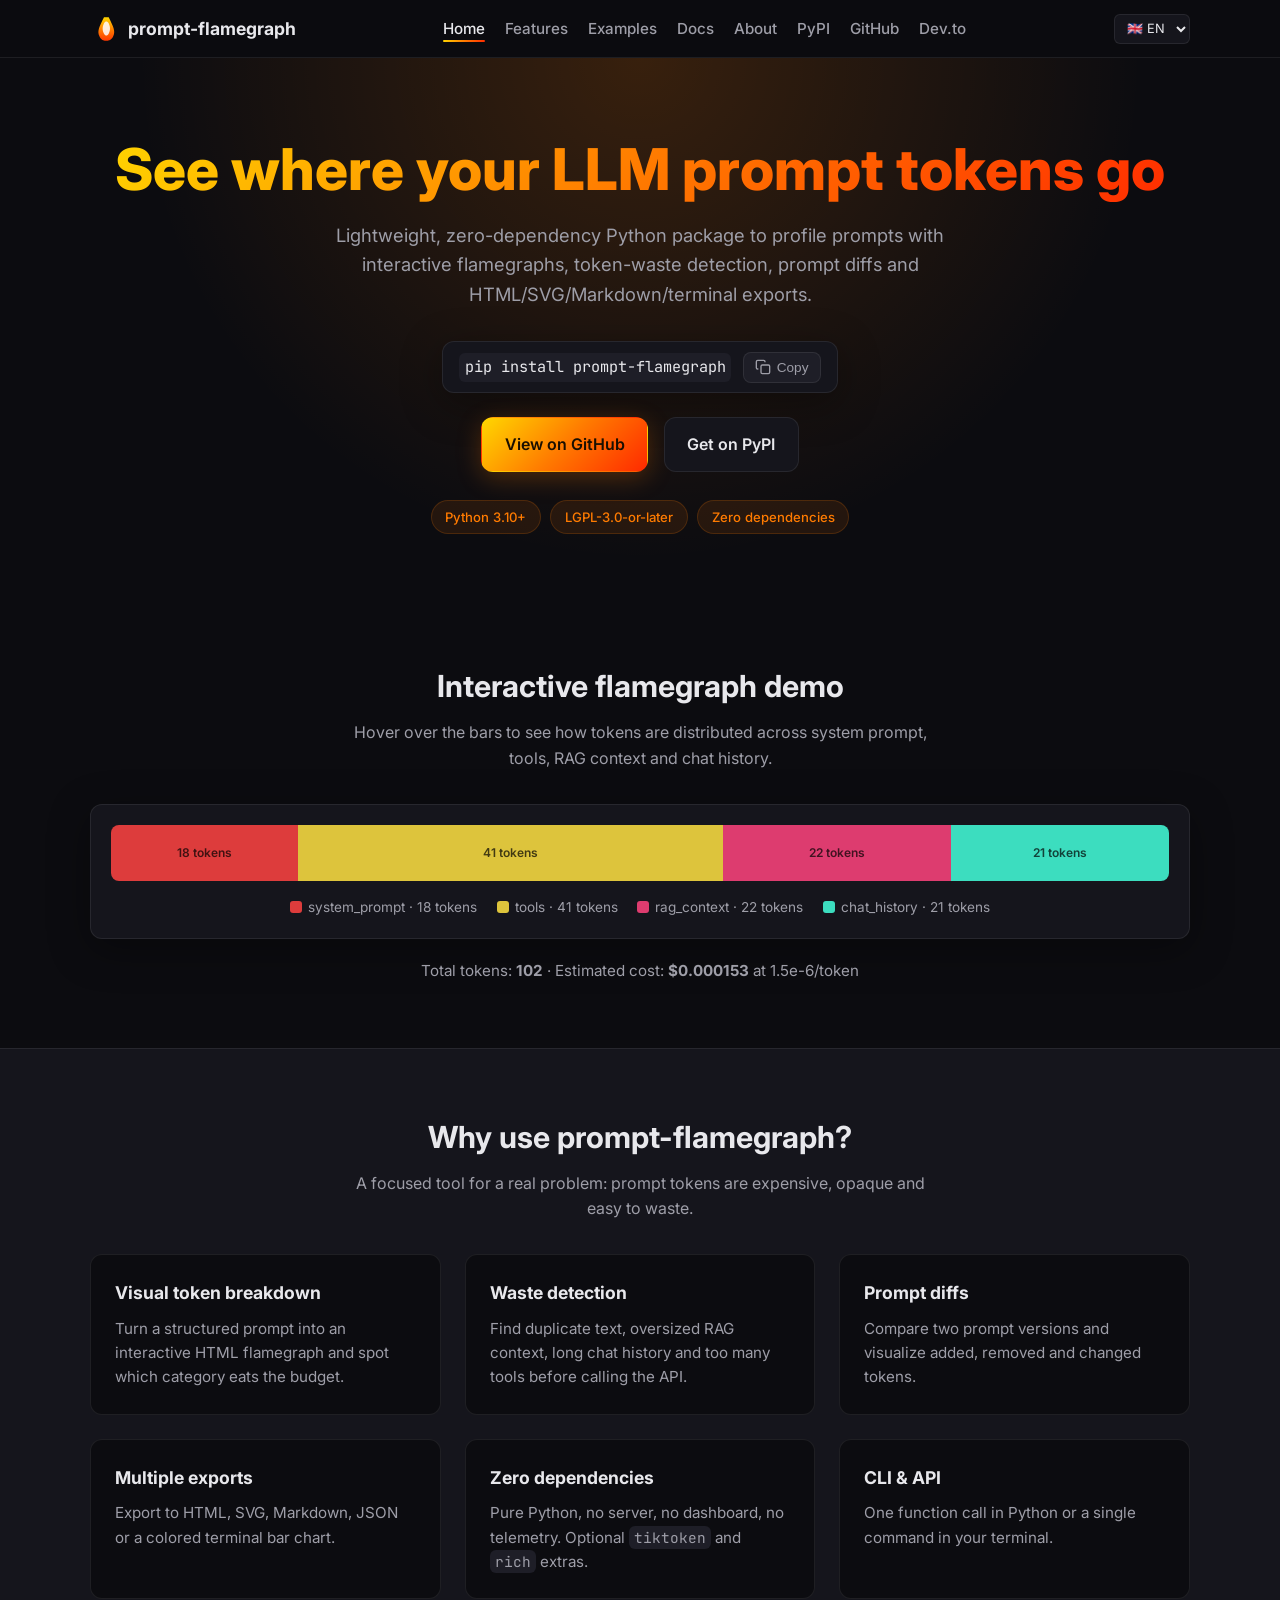
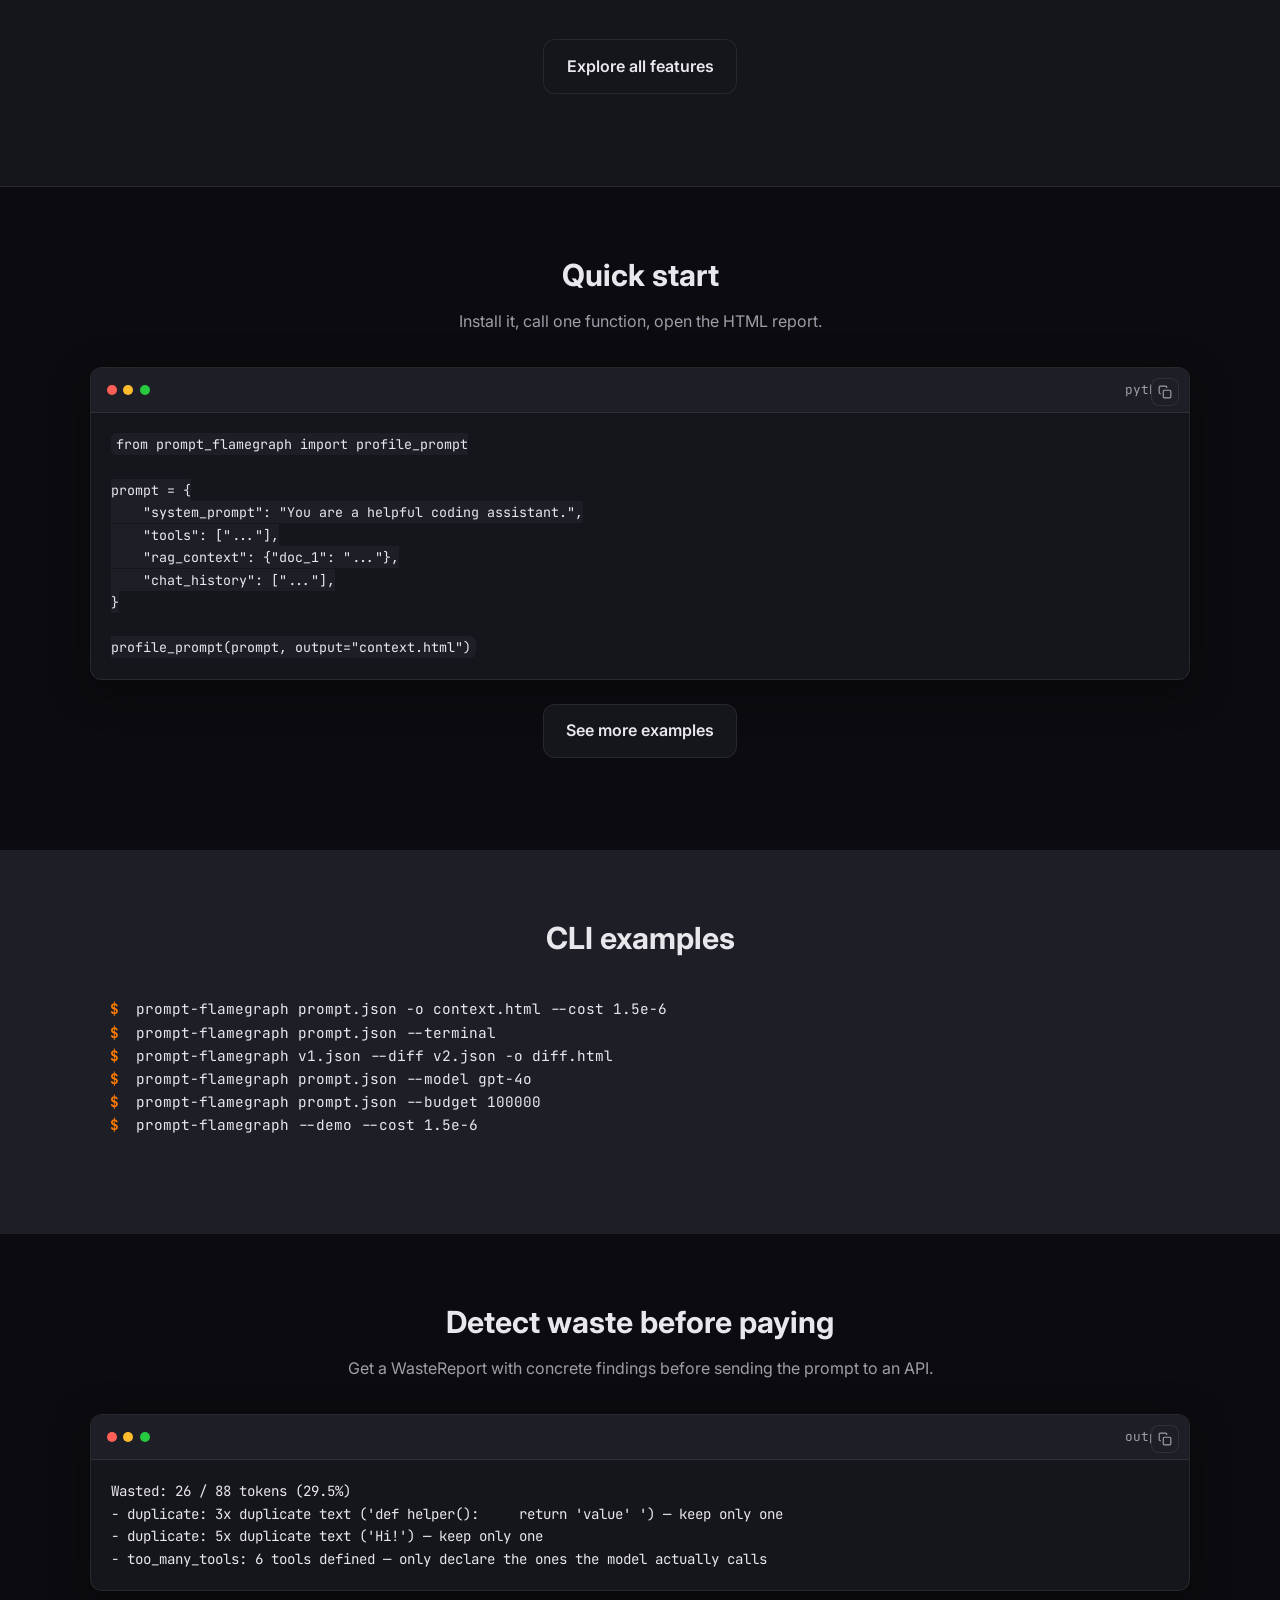
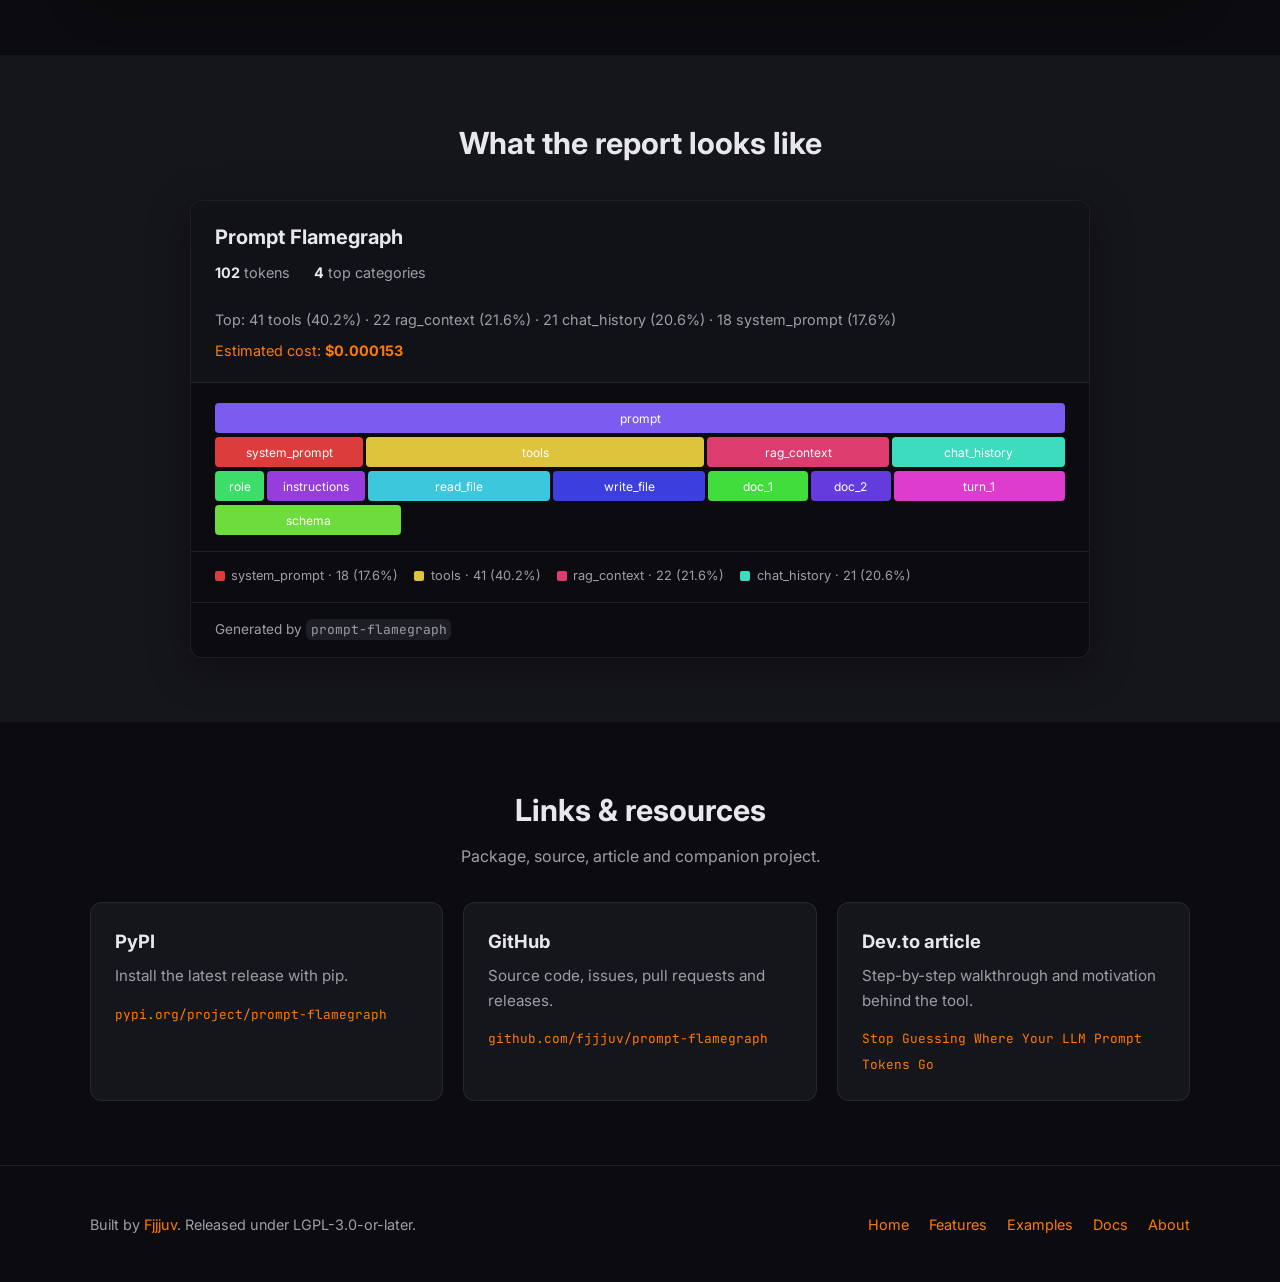
<file: index.html>
<!doctype html>
<html lang="en">
<head>
  <meta charset="utf-8" />
  <meta name="viewport" content="width=device-width, initial-scale=1" />
  <title data-i18n-title="page_title">prompt-flamegraph · Profile LLM Prompt Tokens</title>
  <script>document.documentElement.classList.add('js');</script>
  <meta name="description" content="Lightweight, zero-dependency Python package to profile LLM prompt tokens with interactive flamegraphs, waste detection and HTML/SVG/Markdown/terminal exports." data-i18n-meta="page_description" />
  <link rel="canonical" href="https://fjjjuv.github.io/prompt-flamegraph/" />
  <meta name="google-site-verification" content="PASTE_GSC_CODE_HERE" />
  <meta name="google-site-verification" content="nocbSCyC5NzmpgTq9Kfx1Qlyb-241ZbIsLIIe8kpEl4" />
  
  <meta property="og:title" content="prompt-flamegraph · Profile LLM Prompt Tokens" />
  <meta property="og:description" content="Lightweight, zero-dependency Python package to profile LLM prompt tokens with interactive flamegraphs, waste detection and HTML/SVG/Markdown/terminal exports." />
  <meta property="og:url" content="https://fjjjuv.github.io/prompt-flamegraph/" />
  <meta property="og:image" content="https://fjjjuv.github.io/prompt-flamegraph/og-image.png" />
  <meta property="og:image:width" content="1200" />
  <meta property="og:image:height" content="630" />
  <meta property="og:image:alt" content="Interactive prompt token flamegraph from prompt-flamegraph" />
  <meta property="og:type" content="website" />
  <meta name="twitter:image:alt" content="Interactive prompt token flamegraph from prompt-flamegraph" />
  <meta name="twitter:card" content="summary_large_image" />

  <link rel="preconnect" href="https://fonts.googleapis.com" />
  <link rel="preconnect" href="https://fonts.gstatic.com" crossorigin />
  <link href="https://fonts.googleapis.com/css2?family=Inter:wght@400;500;600;700&family=JetBrains+Mono:wght@400;500&display=swap" rel="stylesheet" />
  <link rel="icon" type="image/x-icon" href="favicon.ico" />
  <script>
    if (location.protocol !== 'file:') {
      const manifestLink = document.createElement('link');
      manifestLink.rel = 'manifest';
      manifestLink.href = 'manifest.json';
      document.head.appendChild(manifestLink);
    }
  </script>
  <link rel="sitemap" type="application/xml" title="Sitemap" href="sitemap.xml" />
  <meta name="keywords" content="prompt-flamegraph, LLM, prompt, flamegraph, token profiling, token optimization, OpenAI, tiktoken, Python, developer tool, RAG, chat history, prompt cost" />
  <link rel="author" href="https://github.com/fjjjuv" />
  <meta name="DC.title" content="prompt-flamegraph · Profile LLM Prompt Tokens" />
  <meta name="DC.creator" content="Fjjjuv" />
  <meta name="DC.subject" content="prompt-flamegraph, LLM, prompt profiling, token flamegraph" />
  <meta name="DC.description" content="Lightweight, zero-dependency Python package to profile LLM prompt tokens with interactive flamegraphs, waste detection, prompt diffs and HTML/SVG/Markdown/terminal exports." />
  <meta name="DC.publisher" content="Fjjjuv" />
  <meta name="DC.date" content="2026-09-10" />
  <meta name="DC.language" content="en" />
  <meta name="DC.rights" content="LGPL-3.0-or-later" />
  <meta name="application-name" content="prompt-flamegraph" />
  <meta name="msapplication-TileColor" content="#0c0c10" />
  <meta name="copyright" content="Fjjjuv, LGPL-3.0-or-later" />
  <link rel="stylesheet" href="style.css" />
  <script src="i18n.js?v=2" defer></script>
  <meta name="robots" content="index, follow, max-image-preview:large, max-snippet:-1, max-video-preview:-1" />
  <meta name="referrer" content="strict-origin-when-cross-origin" />
  <meta name="author" content="Fjjjuv" />
  <meta name="theme-color" content="#0c0c10" />
  <meta name="color-scheme" content="dark" />
  <meta property="og:site_name" content="prompt-flamegraph" />
  <meta property="og:locale" content="en_US" />
  <script type="application/ld+json">
  {
    "@context": "https://schema.org",
    "@graph": [
      {
        "@type": "WebSite",
        "@id": "https://fjjjuv.github.io/prompt-flamegraph/#website",
        "url": "https://fjjjuv.github.io/prompt-flamegraph/",
        "name": "prompt-flamegraph",
        "description": "Lightweight, zero-dependency Python package to profile LLM prompt tokens with interactive flamegraphs, waste detection, prompt diffs and HTML/SVG/Markdown/terminal exports.",
        "publisher": {"@type": "Person", "name": "Fjjjuv", "url": "https://github.com/fjjjuv"},
        "sameAs": [
          "https://github.com/fjjjuv/prompt-flamegraph",
          "https://pypi.org/project/prompt-flamegraph/",
          "https://dev.to/fjjjuv/stop-guessing-where-your-llm-prompt-tokens-go-prompt-flamegraph-52nf"
        ],
        "inLanguage": "en"
      },
      {
        "@type": "SoftwareApplication",
        "@id": "https://fjjjuv.github.io/prompt-flamegraph/#software",
        "name": "prompt-flamegraph",
        "applicationCategory": "DeveloperApplication",
        "applicationSubCategory": "Prompt engineering tool",
        "operatingSystem": "Cross-platform",
        "softwareVersion": "0.4.1",
        "programmingLanguage": "Python",
        "requiresPythonVersion": ">=3.10",
        "offers": {"@type": "Offer", "price": "0", "priceCurrency": "USD"},
        "author": {"@type": "Person", "name": "Fjjjuv", "url": "https://github.com/fjjjuv"},
        "codeRepository": "https://github.com/fjjjuv/prompt-flamegraph",
        "downloadUrl": "https://pypi.org/project/prompt-flamegraph/",
        "license": "https://www.gnu.org/licenses/lgpl-3.0.html",
        "audience": {"@type": "Audience", "audienceType": "Developers and ML engineers"},
        "featureList": ["Interactive flamegraph", "Token waste detection", "Prompt diff", "HTML/SVG/Markdown/JSON exports", "Terminal bar chart", "Pluggable tokenizers", "Model-aware profiling and pricing", "Framework adapters", "CI budget gate", "CLI and Python API"],
        "screenshot": {"@id": "https://fjjjuv.github.io/prompt-flamegraph/og-image.png"},
        "softwareHelp": "https://fjjjuv.github.io/prompt-flamegraph/documentation.html",
        "url": "https://fjjjuv.github.io/prompt-flamegraph/",
        "mainEntityOfPage": {"@type": "WebPage", "@id": "https://fjjjuv.github.io/prompt-flamegraph/"}
      },
      {
        "@type": "WebPage",
        "@id": "https://fjjjuv.github.io/prompt-flamegraph/",
        "url": "https://fjjjuv.github.io/prompt-flamegraph/",
        "name": "prompt-flamegraph · Profile LLM Prompt Tokens",
        "description": "Lightweight, zero-dependency Python package to profile LLM prompt tokens with interactive flamegraphs, waste detection, prompt diffs and HTML/SVG/Markdown/terminal exports.",
        "isPartOf": {"@id": "https://fjjjuv.github.io/prompt-flamegraph/#website"},
        "breadcrumb": {"@type": "BreadcrumbList", "@id": "https://fjjjuv.github.io/prompt-flamegraph/#breadcrumb"},
        "inLanguage": "en"
      },
      {
        "@type": "ImageObject",
        "@id": "https://fjjjuv.github.io/prompt-flamegraph/og-image.png",
        "url": "https://fjjjuv.github.io/prompt-flamegraph/og-image.png",
        "name": "Interactive prompt flamegraph demo",
        "description": "HTML report showing an interactive token flamegraph with waste findings"
      },
      {
        "@type": "BreadcrumbList",
        "@id": "https://fjjjuv.github.io/prompt-flamegraph/#breadcrumb",
        "itemListElement": [{"@type": "ListItem", "position": 1, "name": "Home", "item": "https://fjjjuv.github.io/prompt-flamegraph/"}]
      }
    ]
  }
  </script>
</head>
<body>
  <header class="site-header">
    <nav class="nav container" aria-label="Main navigation">
      <a class="logo" href="index.html">
        <svg class="logo-icon" viewBox="0 0 24 24" aria-hidden="true"><path d="M12 2C8 10 6 14 8 18c2 5 6 4 6 4s4 .8 6-4c2-4 0-8-4-16z" fill="url(#flame)"/><path d="M12 7c-2 4-1 7 0 9 1 2 3 2 4 0 1-2 2-5 0-9-1-2-3-2-4 0z" fill="#fff" opacity=".85"/><defs><linearGradient id="flame" x1="12" y1="2" x2="12" y2="24" gradientUnits="userSpaceOnUse"><stop offset="0%" stop-color="#ffd700"/><stop offset="50%" stop-color="#ff7b00"/><stop offset="100%" stop-color="#ff2a00"/></linearGradient></defs></svg>
        <span data-i18n="brand">prompt-flamegraph</span>
      </a>
      <ul class="nav-links" id="nav-links">
        <li><a href="index.html" data-i18n="nav_home">Home</a></li>
        <li><a href="features.html" data-i18n="nav_features">Features</a></li>
        <li><a href="examples.html" data-i18n="nav_examples">Examples</a></li>
        <li><a href="documentation.html" data-i18n="nav_docs">Docs</a></li>
        <li><a href="about.html" data-i18n="nav_about">About</a></li>
        <li><a href="https://pypi.org/project/prompt-flamegraph/" target="_blank" rel="noopener" data-i18n="nav_pypi">PyPI</a></li>
        <li><a href="https://github.com/fjjjuv/prompt-flamegraph" target="_blank" rel="noopener" data-i18n="nav_github">GitHub</a></li>
        <li><a href="https://dev.to/fjjjuv/stop-guessing-where-your-llm-prompt-tokens-go-prompt-flamegraph-52nf" target="_blank" rel="noopener" data-i18n="nav_devto">Dev.to</a></li>
      </ul>
      <div class="nav-actions">
        <button id="nav-toggle" class="nav-toggle" aria-label="Toggle navigation" aria-expanded="false" aria-controls="nav-links">
          <span></span><span></span><span></span>
        </button>
      </div>
    </nav>
  <script data-goatcounter="https://prompt-flamegraph.goatcounter.com/count"
        async src="//gc.zgo.at/count.js"></script>
  </header>

  <main>
    <section class="hero">
      <div class="container hero-inner">
        <h1 data-i18n="hero_title">See where your LLM prompt tokens go</h1>
        <p class="lead" data-i18n="hero_lead">Lightweight, zero-dependency Python package to profile prompts with interactive flamegraphs, token-waste detection, prompt diffs and HTML/SVG/Markdown/terminal exports.</p>
        <div class="install" id="install">
          <code>pip install prompt-flamegraph</code>
          <button class="copy" data-copy="pip install prompt-flamegraph" aria-label="Copy install command">
            <svg width="16" height="16" viewBox="0 0 24 24" fill="none" stroke="currentColor" stroke-width="2"><rect x="9" y="9" width="13" height="13" rx="2"/><path d="M5 15H4a2 2 0 0 1-2-2V4a2 2 0 0 1 2-2h9a2 2 0 0 1 2 2v1"/></svg>
            <span class="copy-label" data-i18n="copy">Copy</span>
          </button>
        </div>
        <div class="hero-actions">
          <a class="btn btn-primary" href="https://github.com/fjjjuv/prompt-flamegraph" target="_blank" rel="noopener" data-i18n="btn_github">View on GitHub</a>
          <a class="btn btn-secondary" href="https://pypi.org/project/prompt-flamegraph/" target="_blank" rel="noopener" data-i18n="btn_pypi">Get on PyPI</a>
        </div>
        <div class="badges">
          <span class="badge" data-i18n="badge_python">Python 3.10+</span>
          <span class="badge" data-i18n="badge_license">LGPL-3.0-or-later</span>
          <span class="badge" data-i18n="badge_zero">Zero dependencies</span>
        </div>
      </div>
    </section>

    <section class="container demo" id="demo">
      <div class="reveal">
        <h2 data-i18n="demo_title">Interactive flamegraph demo</h2>
        <p class="section-desc" data-i18n="demo_desc">Hover over the bars to see how tokens are distributed across system prompt, tools, RAG context and chat history.</p>
      </div>
      <div class="flamegraph reveal" role="img" aria-label="Interactive prompt token flamegraph">
        <div class="flamegraph-bars" id="flamegraph-bars"></div>
        <div class="flamegraph-tooltip" id="flamegraph-tooltip"></div>
        <div class="flamegraph-legend" id="flamegraph-legend"></div>
      </div>
      <div class="demo-total reveal" data-i18n="demo_total">Total tokens: <strong>102</strong> · Estimated cost: <strong>$0.000153</strong> at 1.5e-6/token</div>
    </section>

    <section class="features" id="features">
      <div class="container">
        <div class="reveal">
          <h2 data-i18n="features_title">Why use prompt-flamegraph?</h2>
          <p class="section-desc" data-i18n="features_desc">A focused tool for a real problem: prompt tokens are expensive, opaque and easy to waste.</p>
        </div>
        <div class="feature-grid">
          <article class="feature reveal">
            <h3 data-i18n="feature_visual">Visual token breakdown</h3>
            <p data-i18n="feature_visual_text">Turn a structured prompt into an interactive HTML flamegraph and spot which category eats the budget.</p>
          </article>
          <article class="feature reveal">
            <h3 data-i18n="feature_waste">Waste detection</h3>
            <p data-i18n="feature_waste_text">Find duplicate text, oversized RAG context, long chat history and too many tools before calling the API.</p>
          </article>
          <article class="feature reveal">
            <h3 data-i18n="feature_diff">Prompt diffs</h3>
            <p data-i18n="feature_diff_text">Compare two prompt versions and visualize added, removed and changed tokens.</p>
          </article>
          <article class="feature reveal">
            <h3 data-i18n="feature_export">Multiple exports</h3>
            <p data-i18n="feature_export_text">Export to HTML, SVG, Markdown, JSON or a colored terminal bar chart.</p>
          </article>
          <article class="feature reveal">
            <h3 data-i18n="feature_zero">Zero dependencies</h3>
            <p data-i18n="feature_zero_text">Pure Python, no server, no dashboard, no telemetry. Optional <code>tiktoken</code> and <code>rich</code> extras.</p>
          </article>
          <article class="feature reveal">
            <h3 data-i18n="feature_api">CLI & API</h3>
            <p data-i18n="feature_api_text">One function call in Python or a single command in your terminal.</p>
          </article>
        </div>
        <div class="hero-actions reveal" style="margin-top:2.5rem;justify-content:center">
          <a class="btn btn-secondary" href="features.html" data-i18n="explore_features">Explore all features</a>
        </div>
      </div>
    </section>

    <section class="container" id="quickstart">
      <div class="reveal">
        <h2 data-i18n="quickstart_title">Quick start</h2>
        <p class="section-desc" data-i18n="quickstart_desc">Install it, call one function, open the HTML report.</p>
      </div>
      <div class="code-window reveal">
        <div class="code-header">
          <span class="dot red"></span>
          <span class="dot yellow"></span>
          <span class="dot green"></span>
          <span class="filename" data-i18n="filename_python">python</span>
        </div>
        <pre><code id="quickstart-code">from prompt_flamegraph import profile_prompt

prompt = {
    "system_prompt": "You are a helpful coding assistant.",
    "tools": ["..."],
    "rag_context": {"doc_1": "..."},
    "chat_history": ["..."],
}

profile_prompt(prompt, output="context.html")</code></pre>
        <button class="copy code-copy" data-copy="from prompt_flamegraph import profile_prompt

prompt = {
    'system_prompt': 'You are a helpful coding assistant.',
    'tools': ['...'],
    'rag_context': {'doc_1': '...'},
    'chat_history': ['...'],
}

profile_prompt(prompt, output='context.html')" aria-label="Copy quick start code">
          <svg width="14" height="14" viewBox="0 0 24 24" fill="none" stroke="currentColor" stroke-width="2"><rect x="9" y="9" width="13" height="13" rx="2"/><path d="M5 15H4a2 2 0 0 1-2-2V4a2 2 0 0 1 2-2h9a2 2 0 0 1 2 2v1"/></svg>
        </button>
      </div>
      <div class="hero-actions reveal" style="margin-top:1.5rem;justify-content:center">
        <a class="btn btn-secondary" href="examples.html" data-i18n="more_examples">See more examples</a>
      </div>
    </section>

    <section class="terminal" id="cli">
      <div class="container reveal">
        <h2 data-i18n="cli_title">CLI examples</h2>
        <pre><span class="prompt">$</span> <span class="cmd">prompt-flamegraph prompt.json -o context.html --cost 1.5e-6</span>
<span class="prompt">$</span> <span class="cmd">prompt-flamegraph prompt.json --terminal</span>
<span class="prompt">$</span> <span class="cmd">prompt-flamegraph v1.json --diff v2.json -o diff.html</span>
<span class="prompt">$</span> <span class="cmd">prompt-flamegraph prompt.json --model gpt-4o</span>
<span class="prompt">$</span> <span class="cmd">prompt-flamegraph prompt.json --budget 100000</span>
<span class="prompt">$</span> <span class="cmd">prompt-flamegraph --demo --cost 1.5e-6</span></pre>
      </div>
    </section>

    <section class="container" id="waste">
      <div class="reveal">
        <h2 data-i18n="waste_title">Detect waste before paying</h2>
        <p class="section-desc" data-i18n="waste_desc">Get a WasteReport with concrete findings before sending the prompt to an API.</p>
      </div>
      <div class="code-window reveal">
        <div class="code-header"><span class="dot red"></span><span class="dot yellow"></span><span class="dot green"></span><span class="filename" data-i18n="filename_output">output</span></div>
        <pre>Wasted: 26 / 88 tokens (29.5%)
- duplicate: 3x duplicate text ('def helper():     return 'value' ') — keep only one
- duplicate: 5x duplicate text ('Hi!') — keep only one
- too_many_tools: 6 tools defined — only declare the ones the model actually calls</pre>
        <button class="copy code-copy" data-copy="Wasted: 26 / 88 tokens (29.5%)
- duplicate: 3x duplicate text ('def helper():     return 'value' ') — keep only one
- duplicate: 5x duplicate text ('Hi!') — keep only one
- too_many_tools: 6 tools defined — only declare the ones the model actually calls" aria-label="Copy waste report">
          <svg width="14" height="14" viewBox="0 0 24 24" fill="none" stroke="currentColor" stroke-width="2"><rect x="9" y="9" width="13" height="13" rx="2"/><path d="M5 15H4a2 2 0 0 1-2-2V4a2 2 0 0 1 2-2h9a2 2 0 0 1 2 2v1"/></svg>
        </button>
      </div>
    </section>

    <section class="screenshot" id="report">
      <div class="container reveal">
        <h2 data-i18n="report_title">What the report looks like</h2>
        <div class="report-preview" role="img" aria-label="prompt-flamegraph HTML report preview showing an interactive token flamegraph with waste findings">
          <div class="report-header">
            <h3 data-i18n="report_header">Prompt Flamegraph</h3>
            <div class="report-meta">
              <span data-i18n="report_meta_tokens"><strong>102</strong> tokens</span>
              <span data-i18n="report_meta_cats"><strong>4</strong> top categories</span>
              <span data-i18n="report_meta_top">Top: 41 tools (40.2%) · 22 rag_context (21.6%) · 21 chat_history (20.6%) · 18 system_prompt (17.6%)</span>
            </div>
            <div class="report-cost" data-i18n="report_cost">Estimated cost: <strong>$0.000153</strong></div>
          </div>
          <div class="report-graph" id="report-graph" aria-hidden="true"><div class="report-rows" id="report-rows"></div></div>
          <div class="report-legend" id="report-legend"></div>
          <div class="report-footer" data-i18n="report_footer">Generated by <code>prompt-flamegraph</code></div>
        </div>
      </div>
    </section>

    <section class="links" id="links">
      <div class="container">
        <div class="reveal">
          <h2 data-i18n="links_title">Links & resources</h2>
          <p class="section-desc" data-i18n="links_desc">Package, source, article and companion project.</p>
        </div>
        <div class="link-grid">
          <a class="link-card reveal" href="https://pypi.org/project/prompt-flamegraph/" target="_blank" rel="noopener">
            <h3 data-i18n="link_pypi">PyPI</h3>
            <p data-i18n="link_pypi_text">Install the latest release with pip.</p>
            <span class="link-arrow" data-i18n="link_pypi_url">pypi.org/project/prompt-flamegraph</span>
          </a>
          <a class="link-card reveal" href="https://github.com/fjjjuv/prompt-flamegraph" target="_blank" rel="noopener">
            <h3 data-i18n="link_github">GitHub</h3>
            <p data-i18n="link_github_text">Source code, issues, pull requests and releases.</p>
            <span class="link-arrow" data-i18n="link_github_url">github.com/fjjjuv/prompt-flamegraph</span>
          </a>
          <a class="link-card reveal" href="https://dev.to/fjjjuv/stop-guessing-where-your-llm-prompt-tokens-go-prompt-flamegraph-52nf" target="_blank" rel="noopener">
            <h3 data-i18n="link_devto">Dev.to article</h3>
            <p data-i18n="link_devto_text">Step-by-step walkthrough and motivation behind the tool.</p>
            <span class="link-arrow" data-i18n="link_devto_title">Stop Guessing Where Your LLM Prompt Tokens Go</span>
          </a>

        </div>
      </div>
    </section>
  </main>

  <button id="back-to-top" class="back-to-top" aria-label="Back to top">
    <svg width="20" height="20" viewBox="0 0 24 24" fill="none" stroke="currentColor" stroke-width="2.5" stroke-linecap="round" stroke-linejoin="round"><path d="M12 19V5M5 12l7-7 7 7"/></svg>
  </button>

  <footer class="site-footer">
    <div class="container footer-inner">
      <p data-i18n="footer_built">Built by <a href="https://github.com/fjjjuv" target="_blank" rel="noopener">Fjjjuv</a>. Released under LGPL-3.0-or-later.</p>
      <div class="footer-links">
        <a href="index.html" data-i18n="nav_home">Home</a>
        <a href="features.html" data-i18n="nav_features">Features</a>
        <a href="examples.html" data-i18n="nav_examples">Examples</a>
        <a href="documentation.html" data-i18n="nav_docs">Docs</a>
        <a href="about.html" data-i18n="nav_about">About</a>
      </div>
    </div>
  </footer>

  <script src="components.js"></script>
  <script src="script.js"></script>
</body>
</html>
</file>
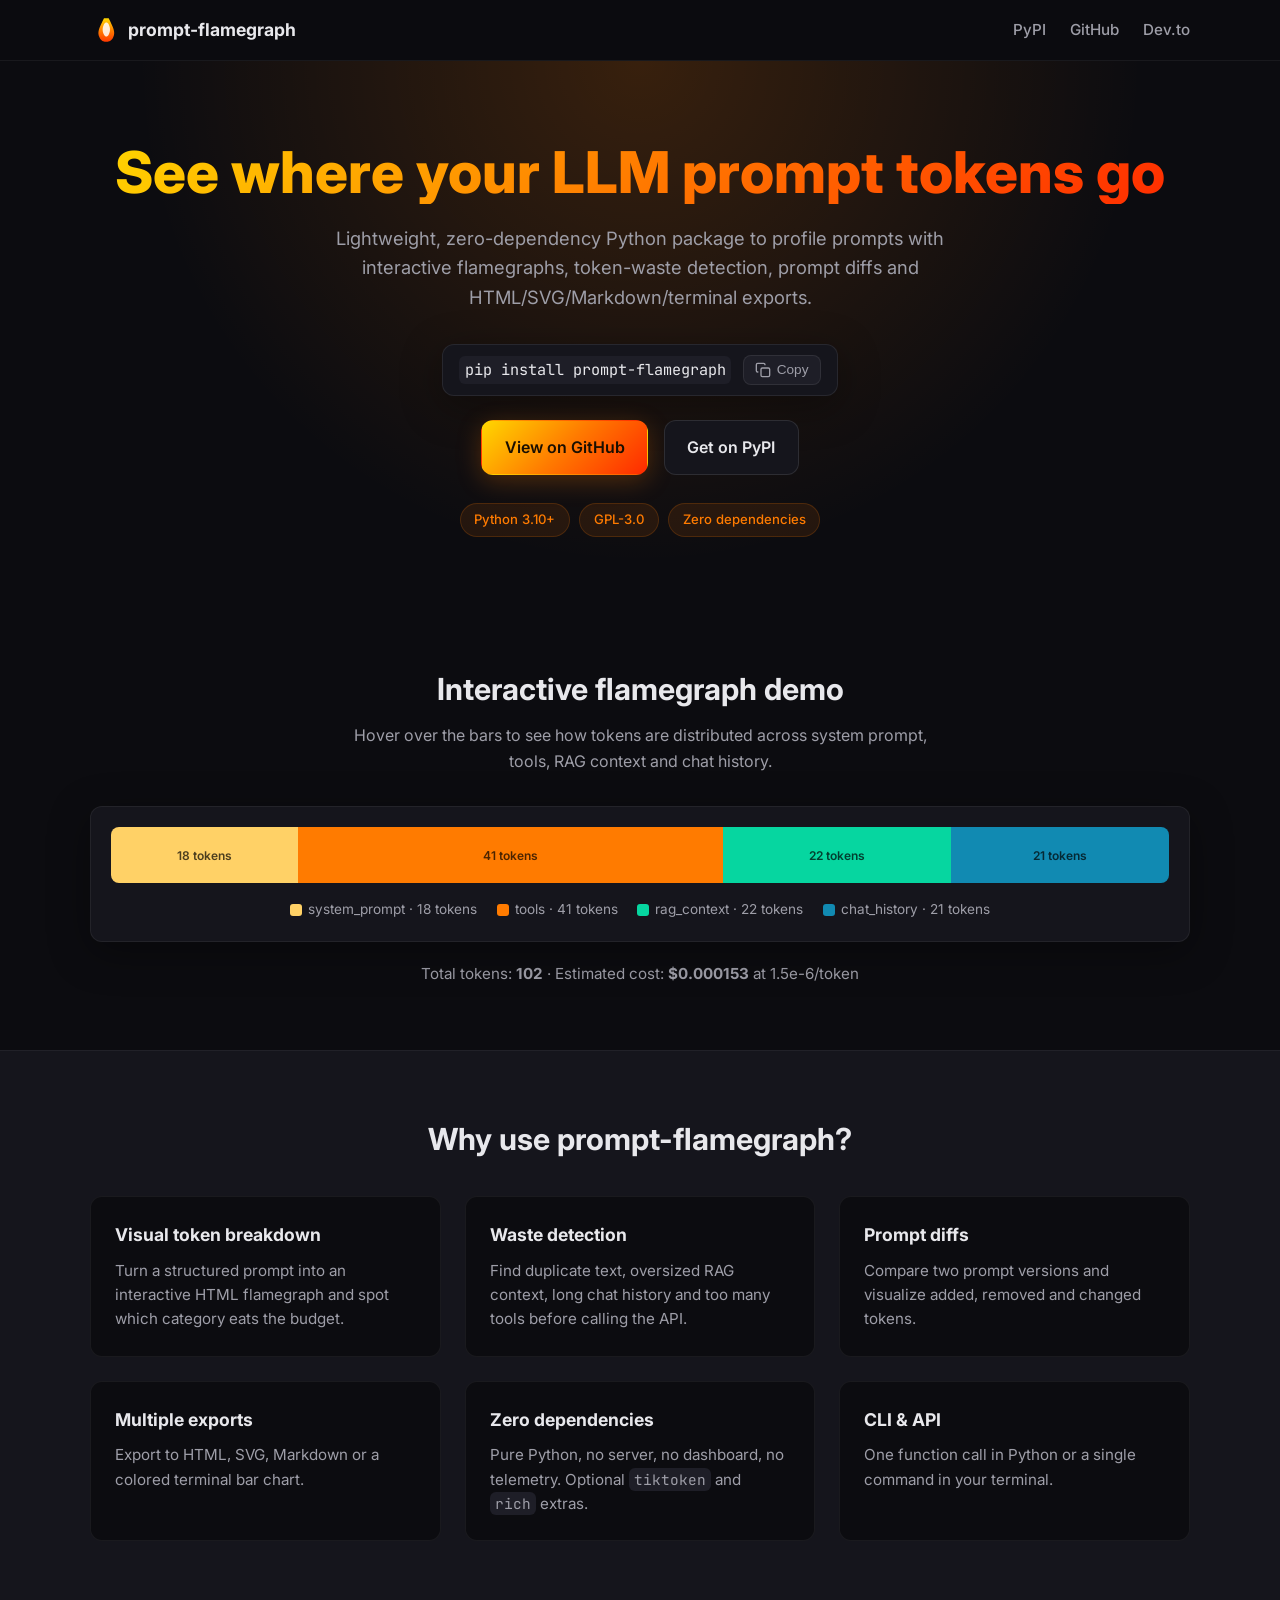
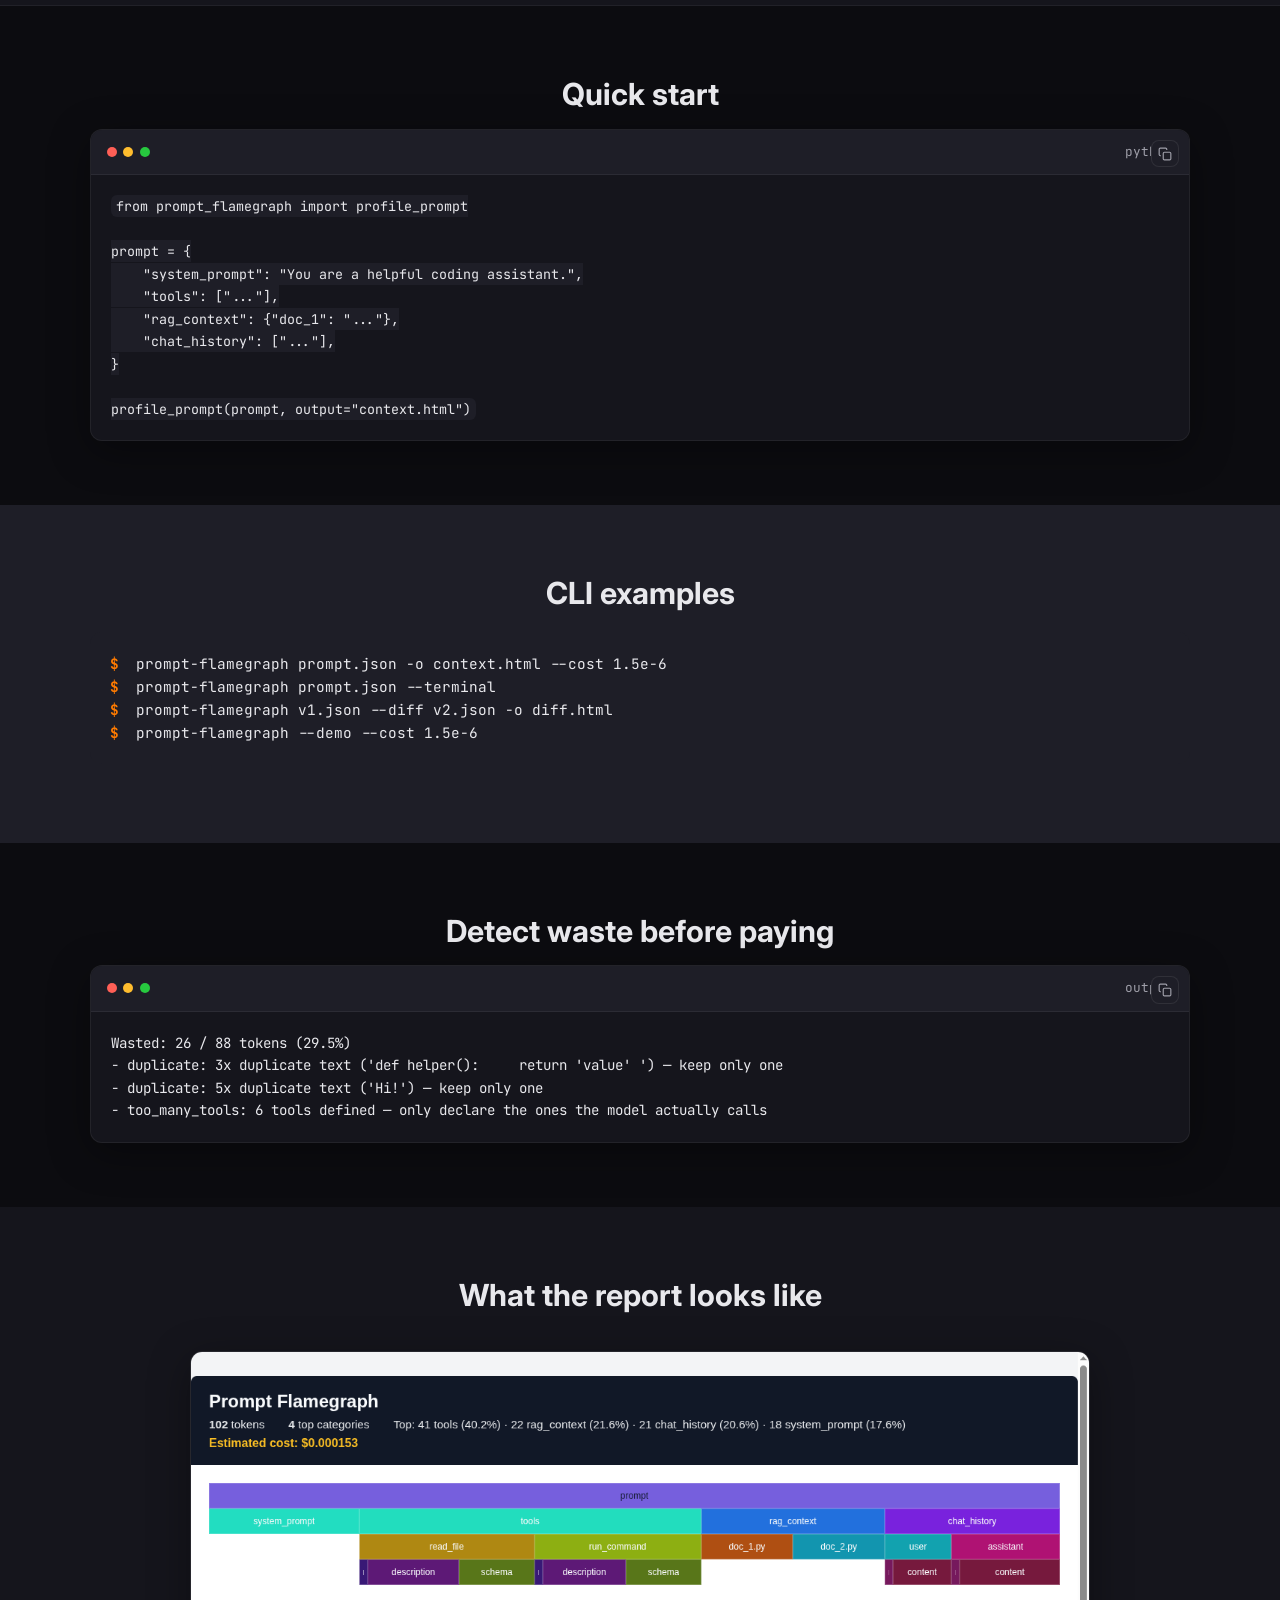
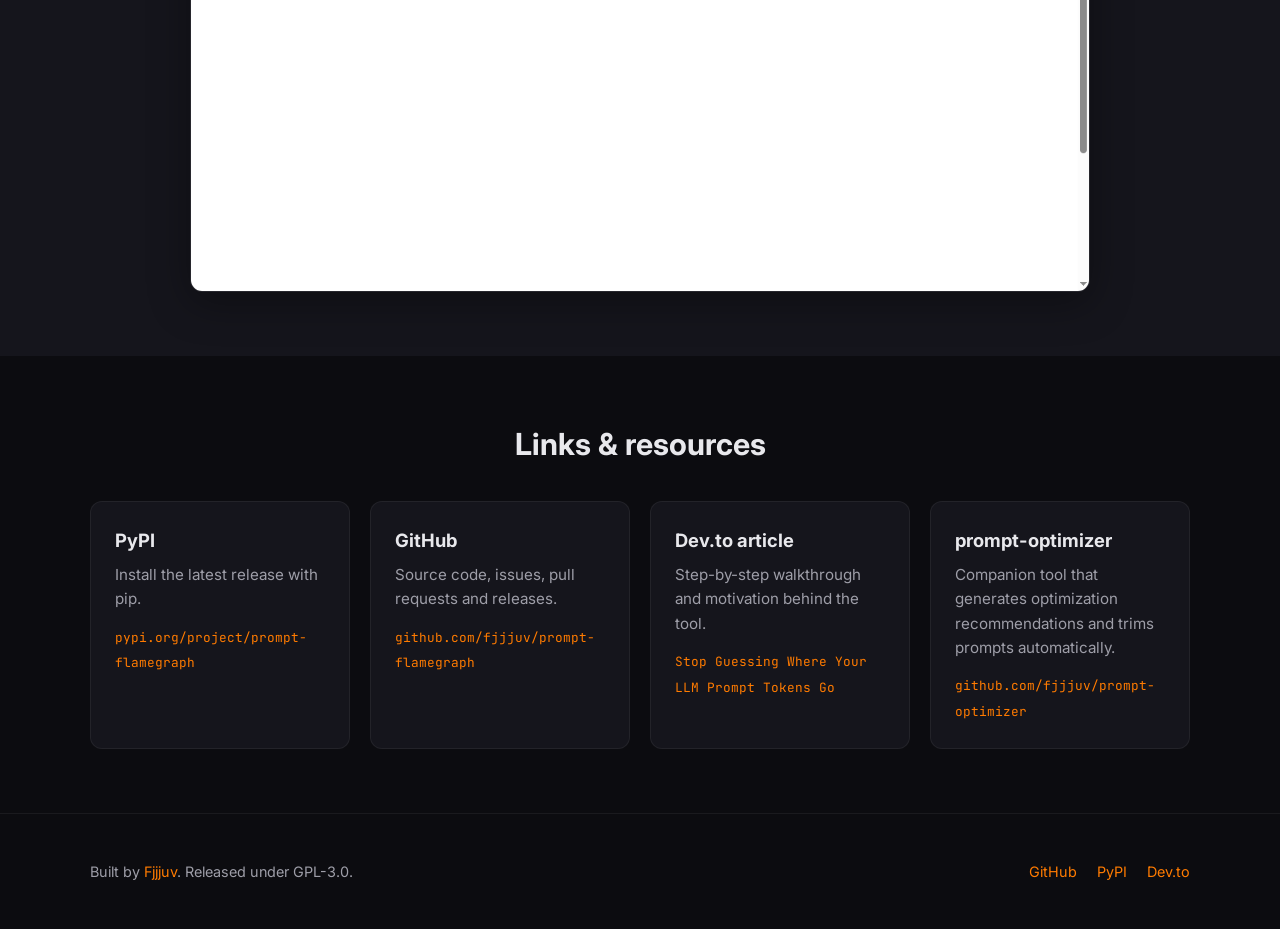
<file: site/index.html>
<!doctype html>
<html lang="en">
<head>
  <meta charset="utf-8" />
  <meta name="viewport" content="width=device-width, initial-scale=1" />
  <title>prompt-flamegraph · Profile LLM Prompt Tokens</title>
  <meta name="description" content="Lightweight, zero-dependency Python package to profile LLM prompt tokens with interactive flamegraphs, waste detection and HTML/SVG/Markdown/terminal exports." />
  <link rel="canonical" href="https://fjjjuv.github.io/prompt-flamegraph/" />
  <meta name="google-site-verification" content="PASTE_GSC_CODE_HERE" />

  <meta property="og:title" content="prompt-flamegraph · Profile LLM Prompt Tokens" />
  <meta property="og:description" content="Lightweight, zero-dependency Python package to profile LLM prompt tokens with interactive flamegraphs, waste detection and HTML/SVG/Markdown/terminal exports." />
  <meta property="og:url" content="https://fjjjuv.github.io/prompt-flamegraph/" />
  <meta property="og:image" content="https://fjjjuv.github.io/prompt-flamegraph/flamegraph_demo.png" />
  <meta property="og:type" content="website" />
  <meta name="twitter:card" content="summary_large_image" />

  <link rel="preconnect" href="https://fonts.googleapis.com" />
  <link rel="preconnect" href="https://fonts.gstatic.com" crossorigin />
  <link href="https://fonts.googleapis.com/css2?family=Inter:wght@400;500;600;700&family=JetBrains+Mono:wght@400;500&display=swap" rel="stylesheet" />
  <link rel="stylesheet" href="style.css" />
</head>
<body>
  <header class="site-header">
    <nav class="nav container" aria-label="Main navigation">
      <a class="logo" href="/prompt-flamegraph/">
        <svg class="logo-icon" viewBox="0 0 24 24" aria-hidden="true"><path d="M12 2C8 10 6 14 8 18c2 5 6 4 6 4s4 .8 6-4c2-4 0-8-4-16z" fill="url(#flame)"/><path d="M12 7c-2 4-1 7 0 9 1 2 3 2 4 0 1-2 2-5 0-9-1-2-3-2-4 0z" fill="#fff" opacity=".85"/><defs><linearGradient id="flame" x1="12" y1="2" x2="12" y2="24" gradientUnits="userSpaceOnUse"><stop offset="0%" stop-color="#ffd700"/><stop offset="50%" stop-color="#ff7b00"/><stop offset="100%" stop-color="#ff2a00"/></linearGradient></defs></svg>
        <span>prompt-flamegraph</span>
      </a>
      <ul class="nav-links">
        <li><a href="https://pypi.org/project/prompt-flamegraph/" target="_blank" rel="noopener">PyPI</a></li>
        <li><a href="https://github.com/fjjjuv/prompt-flamegraph" target="_blank" rel="noopener">GitHub</a></li>
        <li><a href="https://dev.to/fjjjuv/stop-guessing-where-your-llm-prompt-tokens-go-prompt-flamegraph-52nf" target="_blank" rel="noopener">Dev.to</a></li>
      </ul>
    </nav>
  </header>

  <main>
    <section class="hero">
      <div class="container hero-inner">
        <h1>See where your LLM prompt tokens go</h1>
        <p class="lead">Lightweight, zero-dependency Python package to profile prompts with interactive flamegraphs, token-waste detection, prompt diffs and HTML/SVG/Markdown/terminal exports.</p>
        <div class="install" id="install">
          <code>pip install prompt-flamegraph</code>
          <button class="copy" data-copy="pip install prompt-flamegraph" aria-label="Copy install command">
            <svg width="16" height="16" viewBox="0 0 24 24" fill="none" stroke="currentColor" stroke-width="2"><rect x="9" y="9" width="13" height="13" rx="2"/><path d="M5 15H4a2 2 0 0 1-2-2V4a2 2 0 0 1 2-2h9a2 2 0 0 1 2 2v1"/></svg>
            <span class="copy-label">Copy</span>
          </button>
        </div>
        <div class="hero-actions">
          <a class="btn btn-primary" href="https://github.com/fjjjuv/prompt-flamegraph" target="_blank" rel="noopener">View on GitHub</a>
          <a class="btn btn-secondary" href="https://pypi.org/project/prompt-flamegraph/" target="_blank" rel="noopener">Get on PyPI</a>
        </div>
        <div class="badges">
          <span class="badge">Python 3.10+</span>
          <span class="badge">GPL-3.0</span>
          <span class="badge">Zero dependencies</span>
        </div>
      </div>
    </section>

    <section class="container demo" id="demo">
      <h2>Interactive flamegraph demo</h2>
      <p class="section-desc">Hover over the bars to see how tokens are distributed across system prompt, tools, RAG context and chat history.</p>
      <div class="flamegraph" role="img" aria-label="Interactive prompt token flamegraph">
        <div class="flamegraph-bars" id="flamegraph-bars"></div>
        <div class="flamegraph-tooltip" id="flamegraph-tooltip"></div>
        <div class="flamegraph-legend" id="flamegraph-legend"></div>
      </div>
      <div class="demo-total">Total tokens: <strong>102</strong> · Estimated cost: <strong>$0.000153</strong> at 1.5e-6/token</div>
    </section>

    <section class="features" id="features">
      <div class="container">
        <h2>Why use prompt-flamegraph?</h2>
        <div class="feature-grid">
          <article class="feature">
            <h3>Visual token breakdown</h3>
            <p>Turn a structured prompt into an interactive HTML flamegraph and spot which category eats the budget.</p>
          </article>
          <article class="feature">
            <h3>Waste detection</h3>
            <p>Find duplicate text, oversized RAG context, long chat history and too many tools before calling the API.</p>
          </article>
          <article class="feature">
            <h3>Prompt diffs</h3>
            <p>Compare two prompt versions and visualize added, removed and changed tokens.</p>
          </article>
          <article class="feature">
            <h3>Multiple exports</h3>
            <p>Export to HTML, SVG, Markdown or a colored terminal bar chart.</p>
          </article>
          <article class="feature">
            <h3>Zero dependencies</h3>
            <p>Pure Python, no server, no dashboard, no telemetry. Optional <code>tiktoken</code> and <code>rich</code> extras.</p>
          </article>
          <article class="feature">
            <h3>CLI & API</h3>
            <p>One function call in Python or a single command in your terminal.</p>
          </article>
        </div>
      </div>
    </section>

    <section class="container" id="quickstart">
      <h2>Quick start</h2>
      <div class="code-window">
        <div class="code-header">
          <span class="dot red"></span>
          <span class="dot yellow"></span>
          <span class="dot green"></span>
          <span class="filename">python</span>
        </div>
        <pre><code id="quickstart-code">from prompt_flamegraph import profile_prompt

prompt = {
    "system_prompt": "You are a helpful coding assistant.",
    "tools": ["..."],
    "rag_context": {"doc_1": "..."},
    "chat_history": ["..."],
}

profile_prompt(prompt, output="context.html")</code></pre>
        <button class="copy code-copy" data-copy="from prompt_flamegraph import profile_prompt

prompt = {
    'system_prompt': 'You are a helpful coding assistant.',
    'tools': ['...'],
    'rag_context': {'doc_1': '...'},
    'chat_history': ['...'],
}

profile_prompt(prompt, output='context.html')" aria-label="Copy quick start code">
          <svg width="14" height="14" viewBox="0 0 24 24" fill="none" stroke="currentColor" stroke-width="2"><rect x="9" y="9" width="13" height="13" rx="2"/><path d="M5 15H4a2 2 0 0 1-2-2V4a2 2 0 0 1 2-2h9a2 2 0 0 1 2 2v1"/></svg>
        </button>
      </div>
    </section>

    <section class="terminal" id="cli">
      <div class="container">
        <h2>CLI examples</h2>
        <pre><span class="prompt">$</span> <span class="cmd">prompt-flamegraph prompt.json -o context.html --cost 1.5e-6</span>
<span class="prompt">$</span> <span class="cmd">prompt-flamegraph prompt.json --terminal</span>
<span class="prompt">$</span> <span class="cmd">prompt-flamegraph v1.json --diff v2.json -o diff.html</span>
<span class="prompt">$</span> <span class="cmd">prompt-flamegraph --demo --cost 1.5e-6</span></pre>
      </div>
    </section>

    <section class="container" id="waste">
      <h2>Detect waste before paying</h2>
      <div class="code-window">
        <div class="code-header"><span class="dot red"></span><span class="dot yellow"></span><span class="dot green"></span><span class="filename">output</span></div>
        <pre>Wasted: 26 / 88 tokens (29.5%)
- duplicate: 3x duplicate text ('def helper():     return 'value' ') — keep only one
- duplicate: 5x duplicate text ('Hi!') — keep only one
- too_many_tools: 6 tools defined — only declare the ones the model actually calls</pre>
        <button class="copy code-copy" data-copy="Wasted: 26 / 88 tokens (29.5%)
- duplicate: 3x duplicate text ('def helper():     return 'value' ') — keep only one
- duplicate: 5x duplicate text ('Hi!') — keep only one
- too_many_tools: 6 tools defined — only declare the ones the model actually calls" aria-label="Copy waste report">
          <svg width="14" height="14" viewBox="0 0 24 24" fill="none" stroke="currentColor" stroke-width="2"><rect x="9" y="9" width="13" height="13" rx="2"/><path d="M5 15H4a2 2 0 0 1-2-2V4a2 2 0 0 1 2-2h9a2 2 0 0 1 2 2v1"/></svg>
        </button>
      </div>
    </section>

    <section class="screenshot" id="report">
      <div class="container">
        <h2>What the report looks like</h2>
        <img src="flamegraph_demo.png" alt="prompt-flamegraph HTML report showing an interactive token flamegraph with waste findings" loading="lazy" />
      </div>
    </section>

    <section class="links" id="links">
      <div class="container">
        <h2>Links & resources</h2>
        <div class="link-grid">
          <a class="link-card pypi" href="https://pypi.org/project/prompt-flamegraph/" target="_blank" rel="noopener">
            <h3>PyPI</h3>
            <p>Install the latest release with pip.</p>
            <span class="link-arrow">pypi.org/project/prompt-flamegraph</span>
          </a>
          <a class="link-card github" href="https://github.com/fjjjuv/prompt-flamegraph" target="_blank" rel="noopener">
            <h3>GitHub</h3>
            <p>Source code, issues, pull requests and releases.</p>
            <span class="link-arrow">github.com/fjjjuv/prompt-flamegraph</span>
          </a>
          <a class="link-card devto" href="https://dev.to/fjjjuv/stop-guessing-where-your-llm-prompt-tokens-go-prompt-flamegraph-52nf" target="_blank" rel="noopener">
            <h3>Dev.to article</h3>
            <p>Step-by-step walkthrough and motivation behind the tool.</p>
            <span class="link-arrow">Stop Guessing Where Your LLM Prompt Tokens Go</span>
          </a>
          <a class="link-card optimizer" href="https://github.com/fjjjuv/prompt-optimizer" target="_blank" rel="noopener">
            <h3>prompt-optimizer</h3>
            <p>Companion tool that generates optimization recommendations and trims prompts automatically.</p>
            <span class="link-arrow">github.com/fjjjuv/prompt-optimizer</span>
          </a>
        </div>
      </div>
    </section>
  </main>

  <footer class="site-footer">
    <div class="container footer-inner">
      <p>Built by <a href="https://github.com/fjjjuv" target="_blank" rel="noopener">Fjjjuv</a>. Released under GPL-3.0.</p>
      <div class="footer-links">
        <a href="https://github.com/fjjjuv/prompt-flamegraph">GitHub</a>
        <a href="https://pypi.org/project/prompt-flamegraph/">PyPI</a>
        <a href="https://dev.to/fjjjuv/stop-guessing-where-your-llm-prompt-tokens-go-prompt-flamegraph-52nf">Dev.to</a>
      </div>
    </div>
  </footer>

  <script src="script.js"></script>
</body>
</html>
</file>
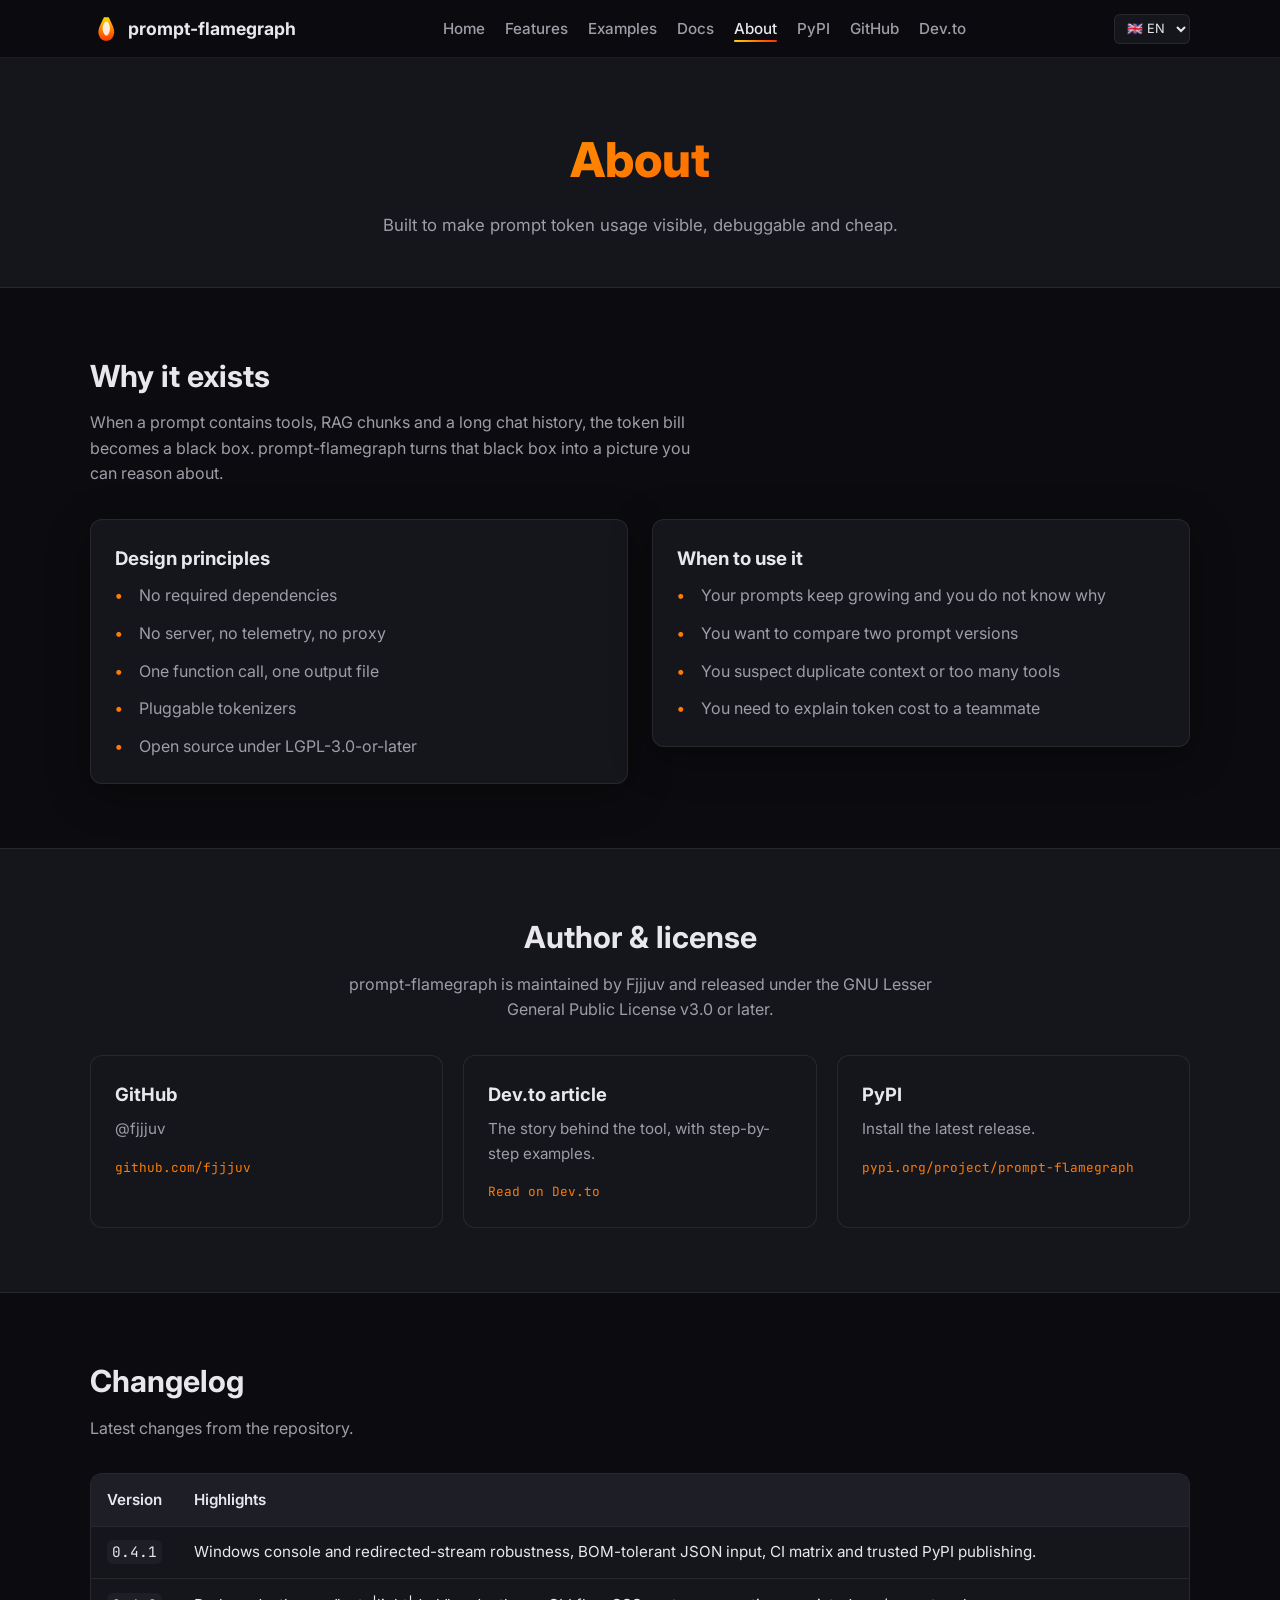
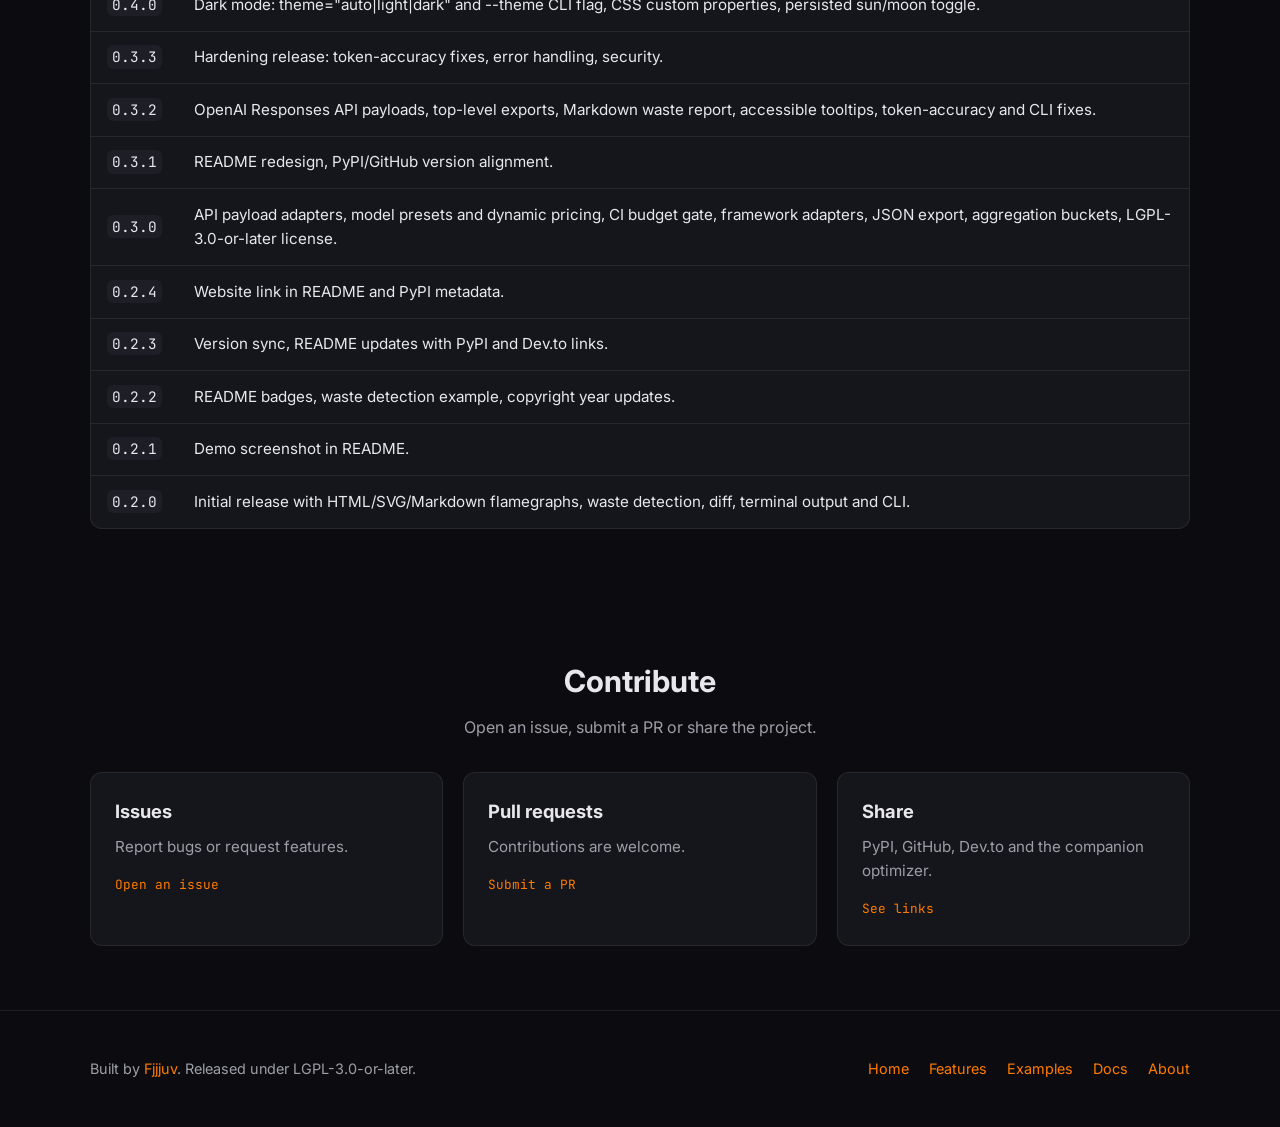
<file: about.html>
<!doctype html>
<html lang="en">
<head>
  <meta charset="utf-8" />
  <meta name="viewport" content="width=device-width, initial-scale=1" />
  <title data-i18n-title="about_page_title">About · prompt-flamegraph</title>
  <script>document.documentElement.classList.add('js');</script>
  <meta name="description" content="About prompt-flamegraph: why it was built, license, author and where to get help." data-i18n-meta="about_page_description" />
  <link rel="canonical" href="https://fjjjuv.github.io/prompt-flamegraph/about.html" />
  <link rel="preconnect" href="https://fonts.googleapis.com" />
  <link rel="preconnect" href="https://fonts.gstatic.com" crossorigin />
  <link href="https://fonts.googleapis.com/css2?family=Inter:wght@400;500;600;700&family=JetBrains+Mono:wght@400;500&display=swap" rel="stylesheet" />
  <link rel="icon" type="image/x-icon" href="favicon.ico" />
  <script>
    if (location.protocol !== 'file:') {
      const manifestLink = document.createElement('link');
      manifestLink.rel = 'manifest';
      manifestLink.href = 'manifest.json';
      document.head.appendChild(manifestLink);
    }
  </script>
  <link rel="sitemap" type="application/xml" title="Sitemap" href="sitemap.xml" />
  <meta name="keywords" content="prompt-flamegraph, LLM, prompt, flamegraph, token profiling, token optimization, OpenAI, tiktoken, Python, developer tool, RAG, chat history, prompt cost" />
  <link rel="author" href="https://github.com/fjjjuv" />
  <meta name="DC.title" content="About · prompt-flamegraph" />
  <meta name="DC.creator" content="Fjjjuv" />
  <meta name="DC.subject" content="prompt-flamegraph, LLM, prompt profiling, token flamegraph" />
  <meta name="DC.description" content="About prompt-flamegraph: why it was built, license, author and where to get help." />
  <meta name="DC.publisher" content="Fjjjuv" />
  <meta name="DC.date" content="2026-09-10" />
  <meta name="DC.language" content="en" />
  <meta name="DC.rights" content="LGPL-3.0-or-later" />
  <meta name="application-name" content="prompt-flamegraph" />
  <meta name="msapplication-TileColor" content="#0c0c10" />
  <meta name="copyright" content="Fjjjuv, LGPL-3.0-or-later" />
  <link rel="stylesheet" href="style.css" />
  <meta name="robots" content="index, follow, max-image-preview:large, max-snippet:-1, max-video-preview:-1" />
  <meta name="referrer" content="strict-origin-when-cross-origin" />
  <meta name="author" content="Fjjjuv" />
  <meta name="theme-color" content="#0c0c10" />
  <meta name="color-scheme" content="dark" />
  <meta property="og:title" content="About · prompt-flamegraph" />
  <meta property="og:description" content="About prompt-flamegraph: why it was built, license, author and where to get help." />
  <meta property="og:url" content="https://fjjjuv.github.io/prompt-flamegraph/about.html" />
  <meta property="og:image" content="https://fjjjuv.github.io/prompt-flamegraph/og-image.png" />
  <meta property="og:image:width" content="1200" />
  <meta property="og:image:height" content="630" />
  <meta property="og:image:alt" content="Interactive prompt token flamegraph from prompt-flamegraph" />
  <meta property="og:type" content="website" />
  <meta name="twitter:image:alt" content="Interactive prompt token flamegraph from prompt-flamegraph" />
  <meta property="og:site_name" content="prompt-flamegraph" />
  <meta property="og:locale" content="en_US" />
  <meta name="twitter:card" content="summary_large_image" />
  <meta name="twitter:title" content="About · prompt-flamegraph" />
  <meta name="twitter:description" content="About prompt-flamegraph: why it was built, license, author and where to get help." />
  <meta name="twitter:image" content="https://fjjjuv.github.io/prompt-flamegraph/og-image.png" />
  <script type="application/ld+json">
  {
    "@context": "https://schema.org",
    "@graph": [
      {
        "@type": "WebPage",
        "@id": "https://fjjjuv.github.io/prompt-flamegraph/about.html",
        "url": "https://fjjjuv.github.io/prompt-flamegraph/about.html",
        "name": "About · prompt-flamegraph",
        "description": "About prompt-flamegraph: why it was built, license, author and where to get help.",
        "isPartOf": {"@type": "WebSite", "@id": "https://fjjjuv.github.io/prompt-flamegraph/#website"},
        "breadcrumb": {"@type": "BreadcrumbList", "@id": "https://fjjjuv.github.io/prompt-flamegraph/about.html#breadcrumb"},
        "inLanguage": "en"
      },
      {
        "@type": "AboutPage",
        "@id": "https://fjjjuv.github.io/prompt-flamegraph/about.html#about",
        "url": "https://fjjjuv.github.io/prompt-flamegraph/about.html",
        "mainEntityOfPage": {"@type": "WebPage", "@id": "https://fjjjuv.github.io/prompt-flamegraph/about.html"},
        "isPartOf": {"@type": "WebSite", "@id": "https://fjjjuv.github.io/prompt-flamegraph/#website"}
      },
      {
        "@type": "Person",
        "@id": "https://fjjjuv.github.io/prompt-flamegraph/#author",
        "name": "Fjjjuv",
        "url": "https://github.com/fjjjuv",
        "sameAs": [
          "https://github.com/fjjjuv",
          "https://dev.to/fjjjuv",
          "https://pypi.org/user/fjjjuv"
        ]
      },
      {
        "@type": "BreadcrumbList",
        "@id": "https://fjjjuv.github.io/prompt-flamegraph/about.html#breadcrumb",
        "itemListElement": [
          {"@type": "ListItem", "position": 1, "name": "Home", "item": "https://fjjjuv.github.io/prompt-flamegraph/"},
          {"@type": "ListItem", "position": 2, "name": "About", "item": "https://fjjjuv.github.io/prompt-flamegraph/about.html"}
        ]
      }
    ]
  }
  </script>
  <script src="i18n.js?v=2" defer></script>
  <script src="changelog.js" defer></script>
  <script data-goatcounter="https://prompt-flamegraph.goatcounter.com/count"
        async src="//gc.zgo.at/count.js"></script>
</head>
<body>
  <header class="site-header">
    <nav class="nav container" aria-label="Main navigation">
      <a class="logo" href="index.html">
        <svg class="logo-icon" viewBox="0 0 24 24" aria-hidden="true"><path d="M12 2C8 10 6 14 8 18c2 5 6 4 6 4s4 .8 6-4c2-4 0-8-4-16z" fill="url(#flame)"/><path d="M12 7c-2 4-1 7 0 9 1 2 3 2 4 0 1-2 2-5 0-9-1-2-3-2-4 0z" fill="#fff" opacity=".85"/><defs><linearGradient id="flame" x1="12" y1="2" x2="12" y2="24" gradientUnits="userSpaceOnUse"><stop offset="0%" stop-color="#ffd700"/><stop offset="50%" stop-color="#ff7b00"/><stop offset="100%" stop-color="#ff2a00"/></linearGradient></defs></svg>
        <span data-i18n="brand">prompt-flamegraph</span>
      </a>
      <ul class="nav-links" id="nav-links">
        <li><a href="index.html" data-i18n="nav_home">Home</a></li>
        <li><a href="features.html" data-i18n="nav_features">Features</a></li>
        <li><a href="examples.html" data-i18n="nav_examples">Examples</a></li>
        <li><a href="documentation.html" data-i18n="nav_docs">Docs</a></li>
        <li><a href="about.html" data-i18n="nav_about">About</a></li>
        <li><a href="https://pypi.org/project/prompt-flamegraph/" target="_blank" rel="noopener" data-i18n="nav_pypi">PyPI</a></li>
        <li><a href="https://github.com/fjjjuv/prompt-flamegraph" target="_blank" rel="noopener" data-i18n="nav_github">GitHub</a></li>
        <li><a href="https://dev.to/fjjjuv/stop-guessing-where-your-llm-prompt-tokens-go-prompt-flamegraph-52nf" target="_blank" rel="noopener" data-i18n="nav_devto">Dev.to</a></li>
      </ul>
      <div class="nav-actions">
        <button id="nav-toggle" class="nav-toggle" aria-label="Toggle navigation" aria-expanded="false" aria-controls="nav-links">
          <span></span><span></span><span></span>
        </button>
      </div>
    </nav>
  </header>

  <main>
    <section class="page-hero">
      <div class="container">
        <h1 data-i18n="about_hero_title">About</h1>
        <p data-i18n="about_hero_lead">Built to make prompt token usage visible, debuggable and cheap.</p>
      </div>
    </section>

    <section class="container page-section" id="why">
      <div class="reveal">
        <h2 style="text-align:left">Why it exists</h2>
        <p class="section-desc" style="text-align:left;margin-left:0">When a prompt contains tools, RAG chunks and a long chat history, the token bill becomes a black box. prompt-flamegraph turns that black box into a picture you can reason about.</p>
      </div>
      <div class="two-col">
        <div class="card reveal">
          <h3>Design principles</h3>
          <ul class="list">
            <li>No required dependencies</li>
            <li>No server, no telemetry, no proxy</li>
            <li>One function call, one output file</li>
            <li>Pluggable tokenizers</li>
            <li>Open source under LGPL-3.0-or-later</li>
          </ul>
        </div>
        <div class="card reveal">
          <h3>When to use it</h3>
          <ul class="list">
            <li>Your prompts keep growing and you do not know why</li>
            <li>You want to compare two prompt versions</li>
            <li>You suspect duplicate context or too many tools</li>
            <li>You need to explain token cost to a teammate</li>
          </ul>
        </div>
      </div>
    </section>

    <section class="features page-section" id="author">
      <div class="container">
        <div class="reveal" style="text-align:center">
          <h2>Author & license</h2>
          <p class="section-desc">prompt-flamegraph is maintained by Fjjjuv and released under the GNU Lesser General Public License v3.0 or later.</p>
        </div>
        <div class="link-grid">
          <a class="link-card reveal" href="https://github.com/fjjjuv" target="_blank" rel="noopener">
            <h3>GitHub</h3>
            <p>@fjjjuv</p>
            <span class="link-arrow">github.com/fjjjuv</span>
          </a>
          <a class="link-card reveal" href="https://dev.to/fjjjuv/stop-guessing-where-your-llm-prompt-tokens-go-prompt-flamegraph-52nf" target="_blank" rel="noopener">
            <h3>Dev.to article</h3>
            <p>The story behind the tool, with step-by-step examples.</p>
            <span class="link-arrow">Read on Dev.to</span>
          </a>
          <a class="link-card reveal" href="https://pypi.org/project/prompt-flamegraph/" target="_blank" rel="noopener">
            <h3>PyPI</h3>
            <p>Install the latest release.</p>
            <span class="link-arrow">pypi.org/project/prompt-flamegraph</span>
          </a>

        </div>
      </div>
    </section>

    <section class="container page-section" id="changelog">
      <div class="reveal">
        <h2 style="text-align:left">Changelog</h2>
        <p class="section-desc" style="text-align:left;margin-left:0">Latest changes from the repository.</p>
      </div>
      <div class="table-wrap reveal">
        <table>
          <thead><tr><th>Version</th><th>Highlights</th></tr></thead>
          <tbody id="changelog-tbody">
            <tr><td><code>0.4.1</code></td><td>Windows console and redirected-stream robustness, BOM-tolerant JSON input, CI matrix and trusted PyPI publishing.</td></tr>
            <tr><td><code>0.4.0</code></td><td>Dark mode: theme="auto|light|dark" and --theme CLI flag, CSS custom properties, persisted sun/moon toggle.</td></tr>
            <tr><td><code>0.3.3</code></td><td>Hardening release: token-accuracy fixes, error handling, security.</td></tr>
            <tr><td><code>0.3.2</code></td><td>OpenAI Responses API payloads, top-level exports, Markdown waste report, accessible tooltips, token-accuracy and CLI fixes.</td></tr>
            <tr><td><code>0.3.1</code></td><td>README redesign, PyPI/GitHub version alignment.</td></tr>
            <tr><td><code>0.3.0</code></td><td>API payload adapters, model presets and dynamic pricing, CI budget gate, framework adapters, JSON export, aggregation buckets, LGPL-3.0-or-later license.</td></tr>
            <tr><td><code>0.2.4</code></td><td>Website link in README and PyPI metadata.</td></tr>
            <tr><td><code>0.2.3</code></td><td>Version sync, README updates with PyPI and Dev.to links.</td></tr>
            <tr><td><code>0.2.2</code></td><td>README badges, waste detection example, copyright year updates.</td></tr>
            <tr><td><code>0.2.1</code></td><td>Demo screenshot in README.</td></tr>
            <tr><td><code>0.2.0</code></td><td>Initial release with HTML/SVG/Markdown flamegraphs, waste detection, diff, terminal output and CLI.</td></tr>
          </tbody>
        </table>
      </div>
    </section>

    <section class="links page-section" id="contribute">
      <div class="container">
        <div class="reveal" style="text-align:center">
          <h2>Contribute</h2>
          <p class="section-desc">Open an issue, submit a PR or share the project.</p>
        </div>
        <div class="link-grid">
          <a class="link-card reveal" href="https://github.com/fjjjuv/prompt-flamegraph/issues" target="_blank" rel="noopener">
            <h3>Issues</h3>
            <p>Report bugs or request features.</p>
            <span class="link-arrow">Open an issue</span>
          </a>
          <a class="link-card reveal" href="https://github.com/fjjjuv/prompt-flamegraph/pulls" target="_blank" rel="noopener">
            <h3>Pull requests</h3>
            <p>Contributions are welcome.</p>
            <span class="link-arrow">Submit a PR</span>
          </a>
          <a class="link-card reveal" href="index.html#links">
            <h3>Share</h3>
            <p>PyPI, GitHub, Dev.to and the companion optimizer.</p>
            <span class="link-arrow">See links</span>
          </a>
        </div>
      </div>
    </section>
  </main>

  <button id="back-to-top" class="back-to-top" aria-label="Back to top">
    <svg width="20" height="20" viewBox="0 0 24 24" fill="none" stroke="currentColor" stroke-width="2.5" stroke-linecap="round" stroke-linejoin="round"><path d="M12 19V5M5 12l7-7 7 7"/></svg>
  </button>

  <footer class="site-footer">
    <div class="container footer-inner">
      <p data-i18n="footer_built">Built by <a href="https://github.com/fjjjuv" target="_blank" rel="noopener">Fjjjuv</a>. Released under LGPL-3.0-or-later.</p>
      <div class="footer-links">
        <a href="index.html" data-i18n="nav_home">Home</a>
        <a href="features.html" data-i18n="nav_features">Features</a>
        <a href="examples.html" data-i18n="nav_examples">Examples</a>
        <a href="documentation.html" data-i18n="nav_docs">Docs</a>
        <a href="about.html" data-i18n="nav_about">About</a>
      </div>
    </div>
  </footer>

  <script src="components.js"></script>
</body>
</html>
</file>
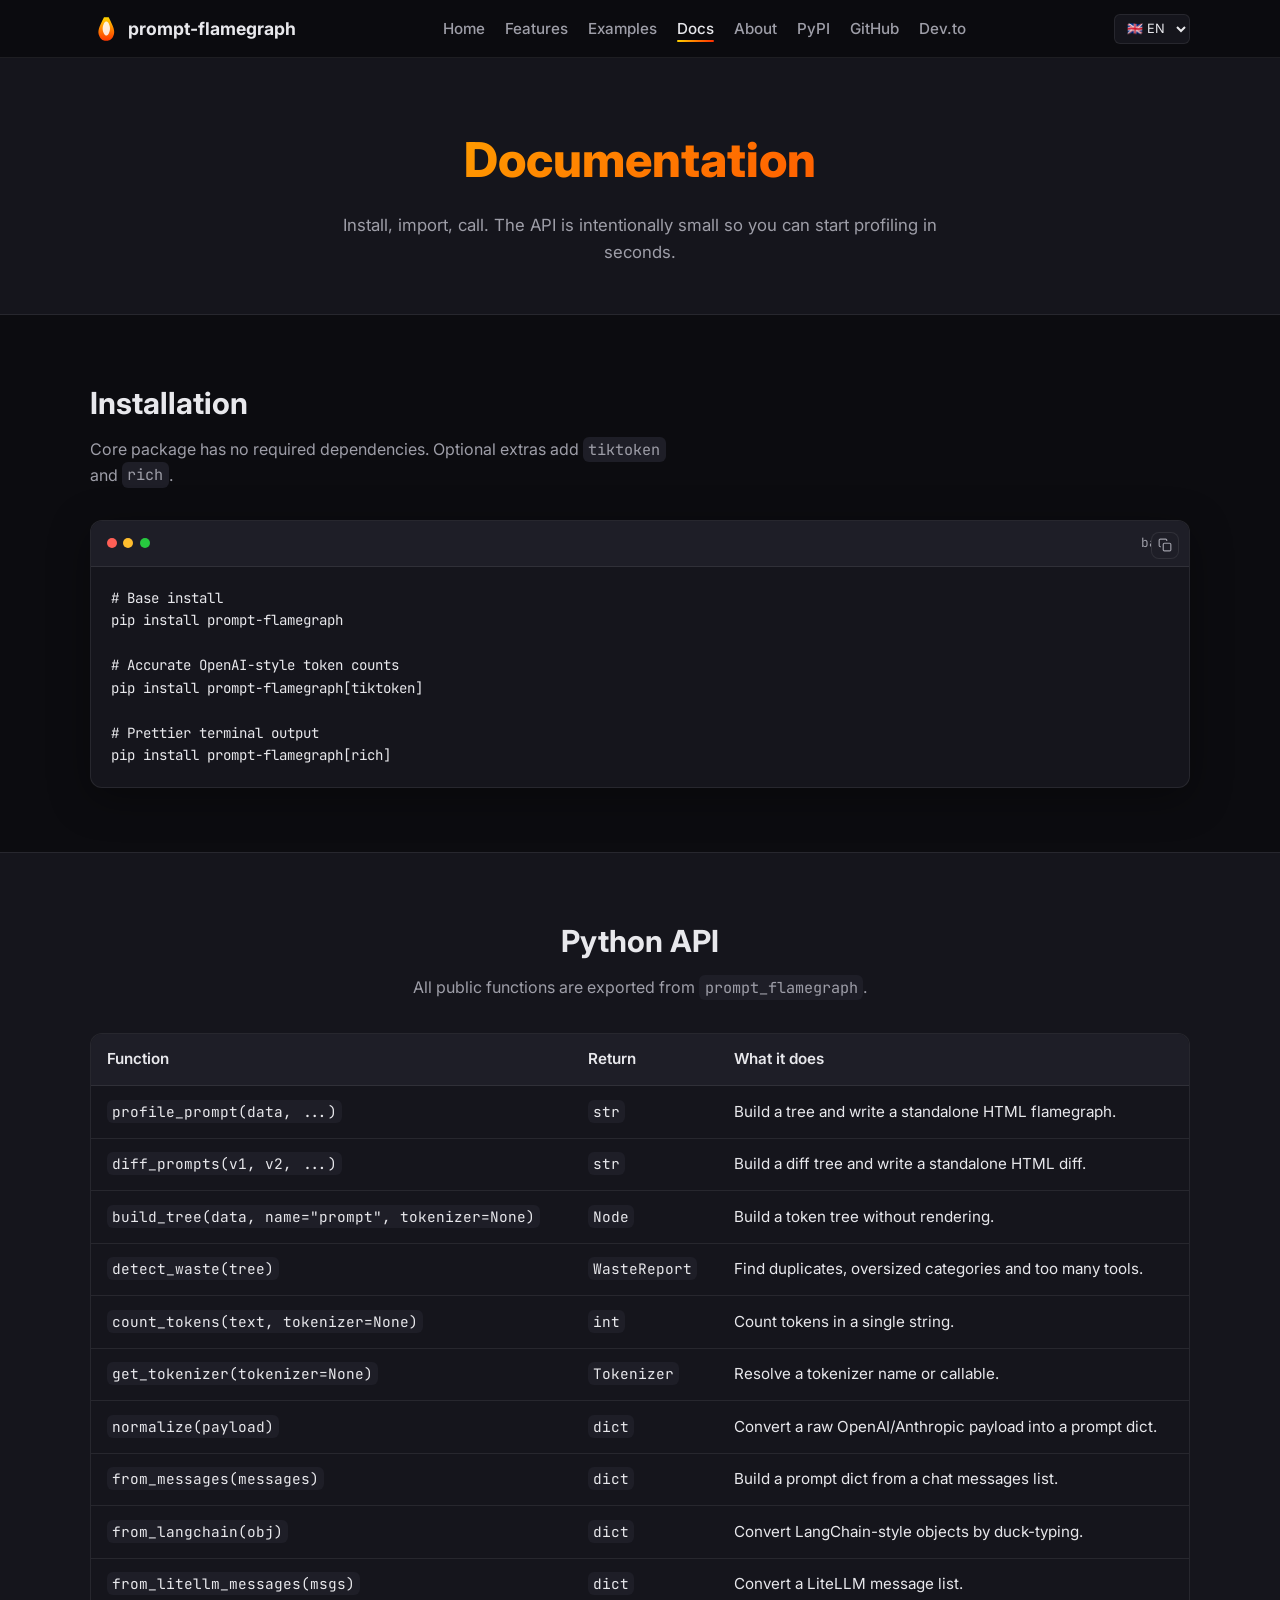
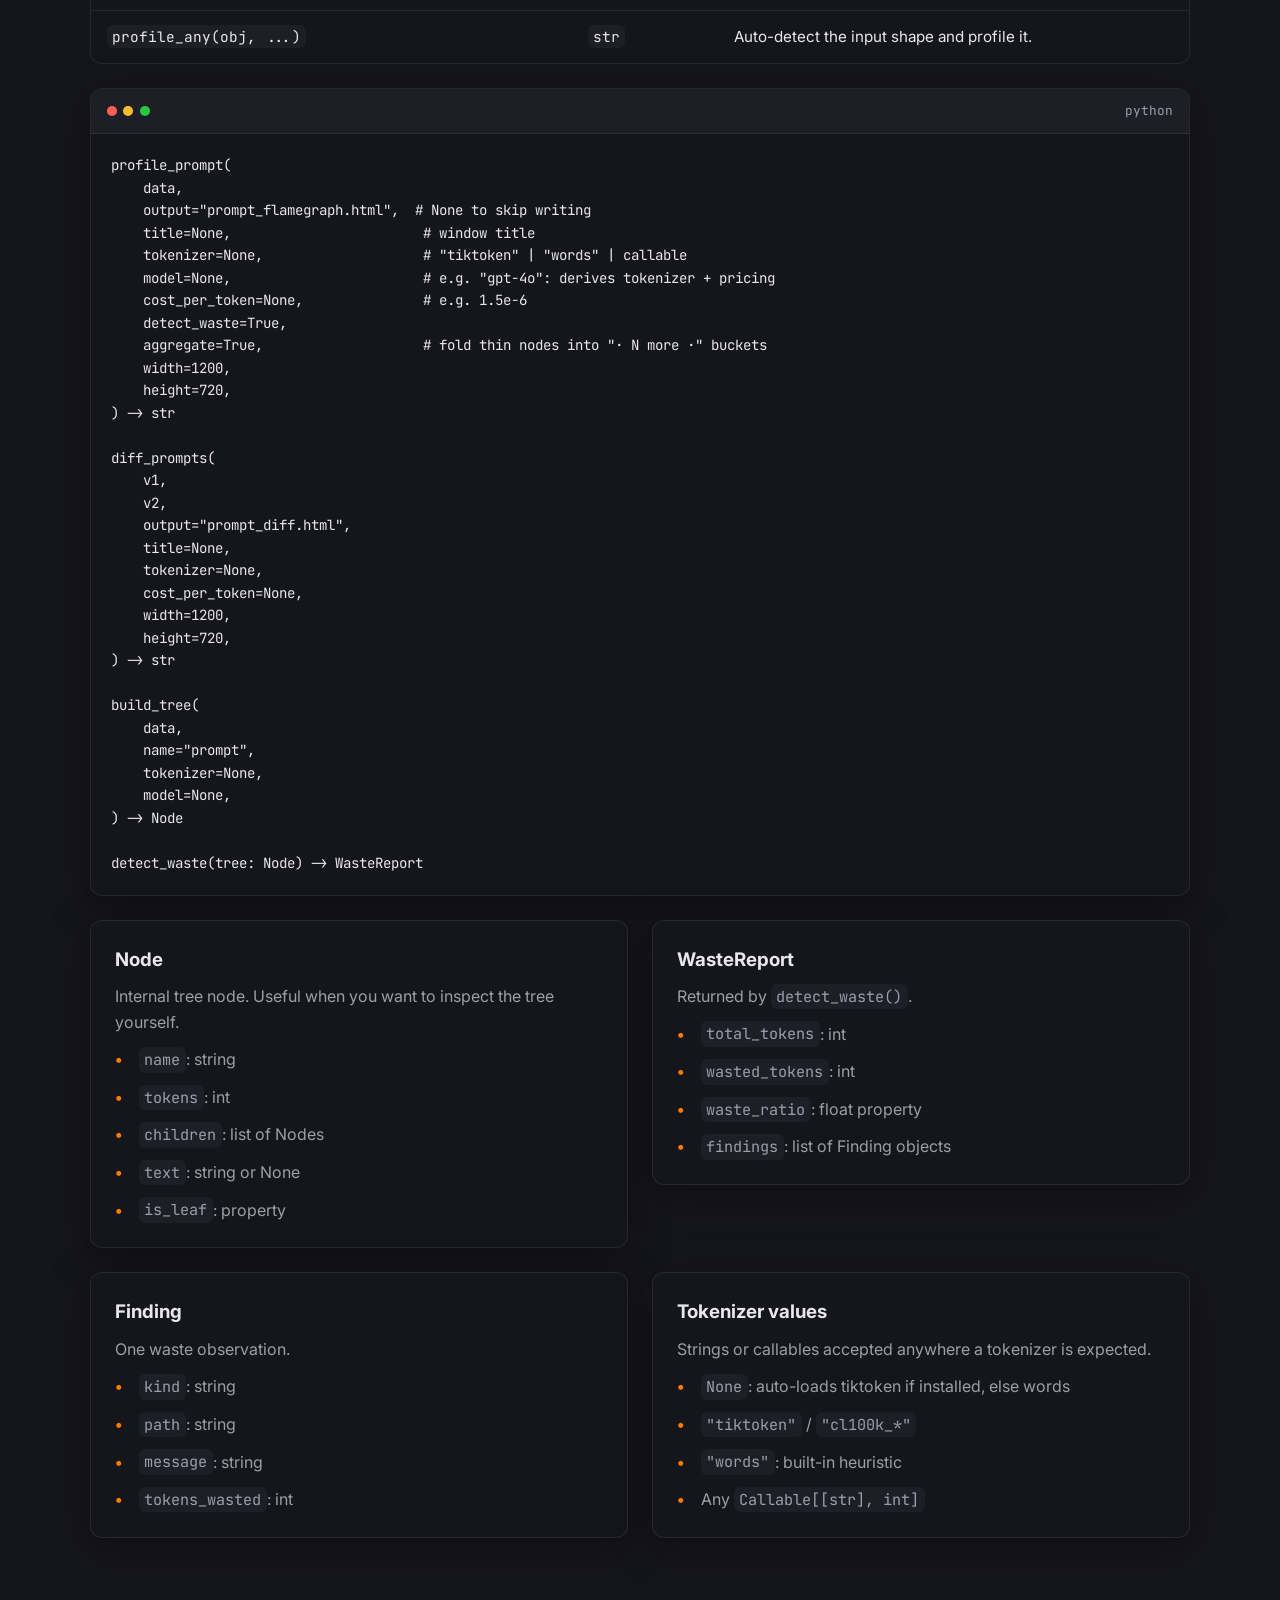
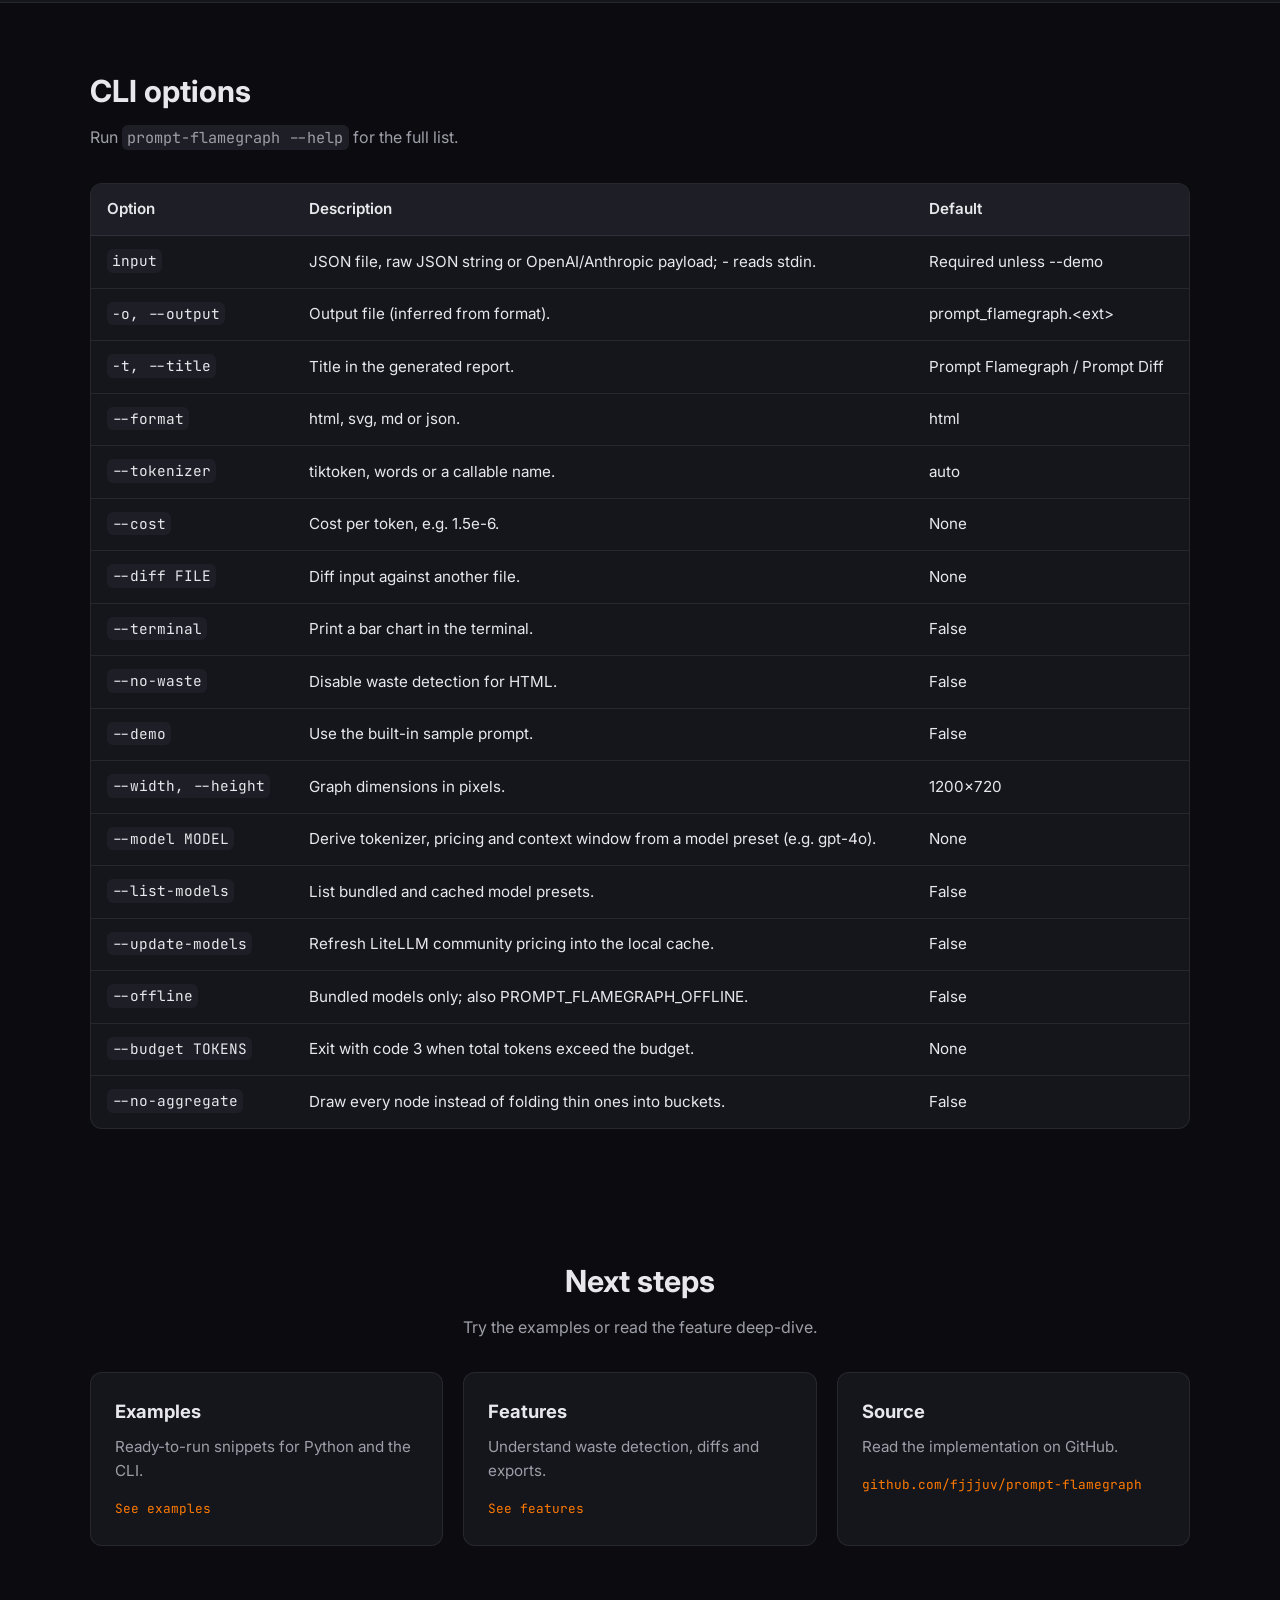
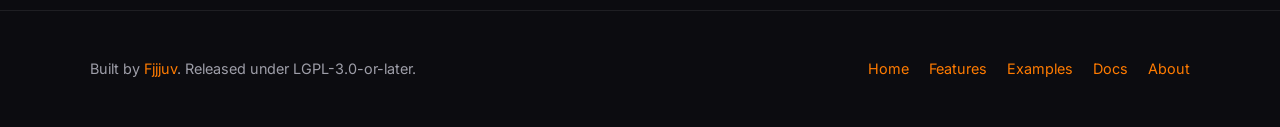
<file: documentation.html>
<!doctype html>
<html lang="en">
<head>
  <meta charset="utf-8" />
  <meta name="viewport" content="width=device-width, initial-scale=1" />
  <title data-i18n-title="docs_page_title">Documentation · prompt-flamegraph</title>
  <script>document.documentElement.classList.add('js');</script>
  <meta name="description" content="API reference, CLI options and installation instructions for prompt-flamegraph." data-i18n-meta="docs_page_description" />
  <link rel="canonical" href="https://fjjjuv.github.io/prompt-flamegraph/documentation.html" />
  <link rel="preconnect" href="https://fonts.googleapis.com" />
  <link rel="preconnect" href="https://fonts.gstatic.com" crossorigin />
  <link href="https://fonts.googleapis.com/css2?family=Inter:wght@400;500;600;700&family=JetBrains+Mono:wght@400;500&display=swap" rel="stylesheet" />
  <link rel="icon" type="image/x-icon" href="favicon.ico" />
  <script>
    if (location.protocol !== 'file:') {
      const manifestLink = document.createElement('link');
      manifestLink.rel = 'manifest';
      manifestLink.href = 'manifest.json';
      document.head.appendChild(manifestLink);
    }
  </script>
  <link rel="sitemap" type="application/xml" title="Sitemap" href="sitemap.xml" />
  <meta name="keywords" content="prompt-flamegraph, LLM, prompt, flamegraph, token profiling, token optimization, OpenAI, tiktoken, Python, developer tool, RAG, chat history, prompt cost" />
  <link rel="author" href="https://github.com/fjjjuv" />
  <meta name="DC.title" content="Documentation · prompt-flamegraph" />
  <meta name="DC.creator" content="Fjjjuv" />
  <meta name="DC.subject" content="prompt-flamegraph, LLM, prompt profiling, token flamegraph" />
  <meta name="DC.description" content="API reference and CLI documentation for prompt-flamegraph: functions, parameters, return types and usage." />
  <meta name="DC.publisher" content="Fjjjuv" />
  <meta name="DC.date" content="2026-09-10" />
  <meta name="DC.language" content="en" />
  <meta name="DC.rights" content="LGPL-3.0-or-later" />
  <meta name="application-name" content="prompt-flamegraph" />
  <meta name="msapplication-TileColor" content="#0c0c10" />
  <meta name="copyright" content="Fjjjuv, LGPL-3.0-or-later" />
  <link rel="stylesheet" href="style.css" />
  <meta name="robots" content="index, follow, max-image-preview:large, max-snippet:-1, max-video-preview:-1" />
  <meta name="referrer" content="strict-origin-when-cross-origin" />
  <meta name="author" content="Fjjjuv" />
  <meta name="theme-color" content="#0c0c10" />
  <meta name="color-scheme" content="dark" />
  <meta property="og:title" content="Documentation · prompt-flamegraph" />
  <meta property="og:description" content="API reference and CLI documentation for prompt-flamegraph: functions, parameters, return types and usage." />
  <meta property="og:url" content="https://fjjjuv.github.io/prompt-flamegraph/documentation.html" />
  <meta property="og:image" content="https://fjjjuv.github.io/prompt-flamegraph/og-image.png" />
  <meta property="og:image:width" content="1200" />
  <meta property="og:image:height" content="630" />
  <meta property="og:image:alt" content="Interactive prompt token flamegraph from prompt-flamegraph" />
  <meta property="og:type" content="website" />
  <meta name="twitter:image:alt" content="Interactive prompt token flamegraph from prompt-flamegraph" />
  <meta property="og:site_name" content="prompt-flamegraph" />
  <meta property="og:locale" content="en_US" />
  <meta name="twitter:card" content="summary_large_image" />
  <meta name="twitter:title" content="Documentation · prompt-flamegraph" />
  <meta name="twitter:description" content="API reference and CLI documentation for prompt-flamegraph: functions, parameters, return types and usage." />
  <meta name="twitter:image" content="https://fjjjuv.github.io/prompt-flamegraph/og-image.png" />
  <script type="application/ld+json">
  {
    "@context": "https://schema.org",
    "@graph": [
      {
        "@type": "WebPage",
        "@id": "https://fjjjuv.github.io/prompt-flamegraph/documentation.html",
        "url": "https://fjjjuv.github.io/prompt-flamegraph/documentation.html",
        "name": "Documentation · prompt-flamegraph",
        "description": "API reference and CLI documentation for prompt-flamegraph: functions, parameters, return types and usage.",
        "isPartOf": {"@type": "WebSite", "@id": "https://fjjjuv.github.io/prompt-flamegraph/#website"},
        "breadcrumb": {"@type": "BreadcrumbList", "@id": "https://fjjjuv.github.io/prompt-flamegraph/documentation.html#breadcrumb"},
        "inLanguage": "en"
      },
      {
        "@type": "TechArticle",
        "headline": "prompt-flamegraph API Documentation",
        "description": "Full API reference and CLI documentation for prompt-flamegraph.",
        "author": {"@type": "Person", "name": "Fjjjuv", "url": "https://github.com/fjjjuv"},
        "dateModified": "2026-09-10",
        "mainEntityOfPage": {"@type": "WebPage", "@id": "https://fjjjuv.github.io/prompt-flamegraph/documentation.html"},
        "isPartOf": {"@type": "WebSite", "@id": "https://fjjjuv.github.io/prompt-flamegraph/#website"}
      },
      {
        "@type": "APIReference",
        "name": "prompt-flamegraph API",
        "url": "https://fjjjuv.github.io/prompt-flamegraph/documentation.html",
        "programmingLanguage": "Python",
        "targetPlatform": "Python 3.10+"
      },
      {
        "@type": "BreadcrumbList",
        "@id": "https://fjjjuv.github.io/prompt-flamegraph/documentation.html#breadcrumb",
        "itemListElement": [
          {"@type": "ListItem", "position": 1, "name": "Home", "item": "https://fjjjuv.github.io/prompt-flamegraph/"},
          {"@type": "ListItem", "position": 2, "name": "Documentation", "item": "https://fjjjuv.github.io/prompt-flamegraph/documentation.html"}
        ]
      }
    ]
  }
  </script>
  <script src="i18n.js?v=2" defer></script>
  <script data-goatcounter="https://prompt-flamegraph.goatcounter.com/count"
        async src="//gc.zgo.at/count.js"></script>
</head>
<body>
  <header class="site-header">
    <nav class="nav container" aria-label="Main navigation">
      <a class="logo" href="index.html">
        <svg class="logo-icon" viewBox="0 0 24 24" aria-hidden="true"><path d="M12 2C8 10 6 14 8 18c2 5 6 4 6 4s4 .8 6-4c2-4 0-8-4-16z" fill="url(#flame)"/><path d="M12 7c-2 4-1 7 0 9 1 2 3 2 4 0 1-2 2-5 0-9-1-2-3-2-4 0z" fill="#fff" opacity=".85"/><defs><linearGradient id="flame" x1="12" y1="2" x2="12" y2="24" gradientUnits="userSpaceOnUse"><stop offset="0%" stop-color="#ffd700"/><stop offset="50%" stop-color="#ff7b00"/><stop offset="100%" stop-color="#ff2a00"/></linearGradient></defs></svg>
        <span data-i18n="brand">prompt-flamegraph</span>
      </a>
      <ul class="nav-links" id="nav-links">
        <li><a href="index.html" data-i18n="nav_home">Home</a></li>
        <li><a href="features.html" data-i18n="nav_features">Features</a></li>
        <li><a href="examples.html" data-i18n="nav_examples">Examples</a></li>
        <li><a href="documentation.html" data-i18n="nav_docs">Docs</a></li>
        <li><a href="about.html" data-i18n="nav_about">About</a></li>
        <li><a href="https://pypi.org/project/prompt-flamegraph/" target="_blank" rel="noopener" data-i18n="nav_pypi">PyPI</a></li>
        <li><a href="https://github.com/fjjjuv/prompt-flamegraph" target="_blank" rel="noopener" data-i18n="nav_github">GitHub</a></li>
        <li><a href="https://dev.to/fjjjuv/stop-guessing-where-your-llm-prompt-tokens-go-prompt-flamegraph-52nf" target="_blank" rel="noopener" data-i18n="nav_devto">Dev.to</a></li>
      </ul>
      <div class="nav-actions">
        <button id="nav-toggle" class="nav-toggle" aria-label="Toggle navigation" aria-expanded="false" aria-controls="nav-links">
          <span></span><span></span><span></span>
        </button>
      </div>
    </nav>
  </header>

  <main>
    <section class="page-hero">
      <div class="container">
        <h1 data-i18n="docs_hero_title">Documentation</h1>
        <p data-i18n="docs_hero_lead">Install, import, call. The API is intentionally small so you can start profiling in seconds.</p>
      </div>
    </section>

    <section class="container page-section" id="install">
      <div class="reveal">
        <h2 style="text-align:left">Installation</h2>
        <p class="section-desc" style="text-align:left;margin-left:0">Core package has no required dependencies. Optional extras add <code>tiktoken</code> and <code>rich</code>.</p>
      </div>
      <div class="code-window reveal">
        <div class="code-header"><span class="dot red"></span><span class="dot yellow"></span><span class="dot green"></span><span class="filename">bash</span></div>
        <pre># Base install
pip install prompt-flamegraph

# Accurate OpenAI-style token counts
pip install prompt-flamegraph[tiktoken]

# Prettier terminal output
pip install prompt-flamegraph[rich]</pre>
        <button class="copy code-copy" data-copy="pip install prompt-flamegraph" aria-label="Copy install command">
          <svg width="14" height="14" viewBox="0 0 24 24" fill="none" stroke="currentColor" stroke-width="2"><rect x="9" y="9" width="13" height="13" rx="2"/><path d="M5 15H4a2 2 0 0 1-2-2V4a2 2 0 0 1 2-2h9a2 2 0 0 1 2 2v1"/></svg>
        </button>
      </div>
    </section>

    <section class="features page-section" id="api">
      <div class="container">
        <div class="reveal">
          <h2>Python API</h2>
          <p class="section-desc">All public functions are exported from <code>prompt_flamegraph</code>.</p>
        </div>

        <div class="table-wrap reveal">
          <table>
            <thead><tr><th>Function</th><th>Return</th><th>What it does</th></tr></thead>
            <tbody>
              <tr><td><code>profile_prompt(data, ...)</code></td><td><code>str</code></td><td>Build a tree and write a standalone HTML flamegraph.</td></tr>
              <tr><td><code>diff_prompts(v1, v2, ...)</code></td><td><code>str</code></td><td>Build a diff tree and write a standalone HTML diff.</td></tr>
              <tr><td><code>build_tree(data, name="prompt", tokenizer=None)</code></td><td><code>Node</code></td><td>Build a token tree without rendering.</td></tr>
              <tr><td><code>detect_waste(tree)</code></td><td><code>WasteReport</code></td><td>Find duplicates, oversized categories and too many tools.</td></tr>
              <tr><td><code>count_tokens(text, tokenizer=None)</code></td><td><code>int</code></td><td>Count tokens in a single string.</td></tr>
              <tr><td><code>get_tokenizer(tokenizer=None)</code></td><td><code>Tokenizer</code></td><td>Resolve a tokenizer name or callable.</td></tr>
              <tr><td><code>normalize(payload)</code></td><td><code>dict</code></td><td>Convert a raw OpenAI/Anthropic payload into a prompt dict.</td></tr>
              <tr><td><code>from_messages(messages)</code></td><td><code>dict</code></td><td>Build a prompt dict from a chat messages list.</td></tr>
              <tr><td><code>from_langchain(obj)</code></td><td><code>dict</code></td><td>Convert LangChain-style objects by duck-typing.</td></tr>
              <tr><td><code>from_litellm_messages(msgs)</code></td><td><code>dict</code></td><td>Convert a LiteLLM message list.</td></tr>
              <tr><td><code>profile_any(obj, ...)</code></td><td><code>str</code></td><td>Auto-detect the input shape and profile it.</td></tr>
            </tbody>
          </table>
        </div>

        <div class="code-window reveal" style="margin-top:1.5rem">
          <div class="code-header"><span class="dot red"></span><span class="dot yellow"></span><span class="dot green"></span><span class="filename">python</span></div>
          <pre>profile_prompt(
    data,
    output="prompt_flamegraph.html",  # None to skip writing
    title=None,                        # window title
    tokenizer=None,                    # "tiktoken" | "words" | callable
    model=None,                        # e.g. "gpt-4o": derives tokenizer + pricing
    cost_per_token=None,               # e.g. 1.5e-6
    detect_waste=True,
    aggregate=True,                    # fold thin nodes into "· N more ·" buckets
    width=1200,
    height=720,
) -> str

diff_prompts(
    v1,
    v2,
    output="prompt_diff.html",
    title=None,
    tokenizer=None,
    cost_per_token=None,
    width=1200,
    height=720,
) -> str

build_tree(
    data,
    name="prompt",
    tokenizer=None,
    model=None,
) -> Node

detect_waste(tree: Node) -> WasteReport</pre>
        </div>

        <div class="two-col" style="margin-top:1.5rem">
          <div class="card reveal">
            <h3>Node</h3>
            <p>Internal tree node. Useful when you want to inspect the tree yourself.</p>
            <ul class="list">
              <li><code>name</code>: string</li>
              <li><code>tokens</code>: int</li>
              <li><code>children</code>: list of Nodes</li>
              <li><code>text</code>: string or None</li>
              <li><code>is_leaf</code>: property</li>
            </ul>
          </div>
          <div class="card reveal">
            <h3>WasteReport</h3>
            <p>Returned by <code>detect_waste()</code>.</p>
            <ul class="list">
              <li><code>total_tokens</code>: int</li>
              <li><code>wasted_tokens</code>: int</li>
              <li><code>waste_ratio</code>: float property</li>
              <li><code>findings</code>: list of Finding objects</li>
            </ul>
          </div>
          <div class="card reveal">
            <h3>Finding</h3>
            <p>One waste observation.</p>
            <ul class="list">
              <li><code>kind</code>: string</li>
              <li><code>path</code>: string</li>
              <li><code>message</code>: string</li>
              <li><code>tokens_wasted</code>: int</li>
            </ul>
          </div>
          <div class="card reveal">
            <h3>Tokenizer values</h3>
            <p>Strings or callables accepted anywhere a tokenizer is expected.</p>
            <ul class="list">
              <li><code>None</code>: auto-loads tiktoken if installed, else words</li>
              <li><code>"tiktoken"</code> / <code>"cl100k_*"</code></li>
              <li><code>"words"</code>: built-in heuristic</li>
              <li>Any <code>Callable[[str], int]</code></li>
            </ul>
          </div>
        </div>
      </div>
    </section>

    <section class="container page-section" id="cli">
      <div class="reveal">
        <h2 style="text-align:left">CLI options</h2>
        <p class="section-desc" style="text-align:left;margin-left:0">Run <code>prompt-flamegraph --help</code> for the full list.</p>
      </div>
      <div class="table-wrap reveal">
        <table>
          <thead><tr><th>Option</th><th>Description</th><th>Default</th></tr></thead>
          <tbody>
            <tr><td><code>input</code></td><td>JSON file, raw JSON string or OpenAI/Anthropic payload; - reads stdin.</td><td>Required unless --demo</td></tr>
            <tr><td><code>-o, --output</code></td><td>Output file (inferred from format).</td><td>prompt_flamegraph.&lt;ext&gt;</td></tr>
            <tr><td><code>-t, --title</code></td><td>Title in the generated report.</td><td>Prompt Flamegraph / Prompt Diff</td></tr>
            <tr><td><code>--format</code></td><td>html, svg, md or json.</td><td>html</td></tr>
            <tr><td><code>--tokenizer</code></td><td>tiktoken, words or a callable name.</td><td>auto</td></tr>
            <tr><td><code>--cost</code></td><td>Cost per token, e.g. 1.5e-6.</td><td>None</td></tr>
            <tr><td><code>--diff FILE</code></td><td>Diff input against another file.</td><td>None</td></tr>
            <tr><td><code>--terminal</code></td><td>Print a bar chart in the terminal.</td><td>False</td></tr>
            <tr><td><code>--no-waste</code></td><td>Disable waste detection for HTML.</td><td>False</td></tr>
            <tr><td><code>--demo</code></td><td>Use the built-in sample prompt.</td><td>False</td></tr>
            <tr><td><code>--width, --height</code></td><td>Graph dimensions in pixels.</td><td>1200x720</td></tr>
            <tr><td><code>--model MODEL</code></td><td>Derive tokenizer, pricing and context window from a model preset (e.g. gpt-4o).</td><td>None</td></tr>
            <tr><td><code>--list-models</code></td><td>List bundled and cached model presets.</td><td>False</td></tr>
            <tr><td><code>--update-models</code></td><td>Refresh LiteLLM community pricing into the local cache.</td><td>False</td></tr>
            <tr><td><code>--offline</code></td><td>Bundled models only; also PROMPT_FLAMEGRAPH_OFFLINE.</td><td>False</td></tr>
            <tr><td><code>--budget TOKENS</code></td><td>Exit with code 3 when total tokens exceed the budget.</td><td>None</td></tr>
            <tr><td><code>--no-aggregate</code></td><td>Draw every node instead of folding thin ones into buckets.</td><td>False</td></tr>
          </tbody>
        </table>
      </div>
    </section>

    <section class="links page-section" id="next">
      <div class="container">
        <div class="reveal" style="text-align:center">
          <h2>Next steps</h2>
          <p class="section-desc">Try the examples or read the feature deep-dive.</p>
        </div>
        <div class="link-grid">
          <a class="link-card reveal" href="examples.html">
            <h3>Examples</h3>
            <p>Ready-to-run snippets for Python and the CLI.</p>
            <span class="link-arrow">See examples</span>
          </a>
          <a class="link-card reveal" href="features.html">
            <h3>Features</h3>
            <p>Understand waste detection, diffs and exports.</p>
            <span class="link-arrow">See features</span>
          </a>
          <a class="link-card reveal" href="https://github.com/fjjjuv/prompt-flamegraph" target="_blank" rel="noopener">
            <h3>Source</h3>
            <p>Read the implementation on GitHub.</p>
            <span class="link-arrow">github.com/fjjjuv/prompt-flamegraph</span>
          </a>
        </div>
      </div>
    </section>
  </main>

  <button id="back-to-top" class="back-to-top" aria-label="Back to top">
    <svg width="20" height="20" viewBox="0 0 24 24" fill="none" stroke="currentColor" stroke-width="2.5" stroke-linecap="round" stroke-linejoin="round"><path d="M12 19V5M5 12l7-7 7 7"/></svg>
  </button>

  <footer class="site-footer">
    <div class="container footer-inner">
      <p data-i18n="footer_built">Built by <a href="https://github.com/fjjjuv" target="_blank" rel="noopener">Fjjjuv</a>. Released under LGPL-3.0-or-later.</p>
      <div class="footer-links">
        <a href="index.html" data-i18n="nav_home">Home</a>
        <a href="features.html" data-i18n="nav_features">Features</a>
        <a href="examples.html" data-i18n="nav_examples">Examples</a>
        <a href="documentation.html" data-i18n="nav_docs">Docs</a>
        <a href="about.html" data-i18n="nav_about">About</a>
      </div>
    </div>
  </footer>

  <script src="components.js"></script>
</body>
</html>
</file>
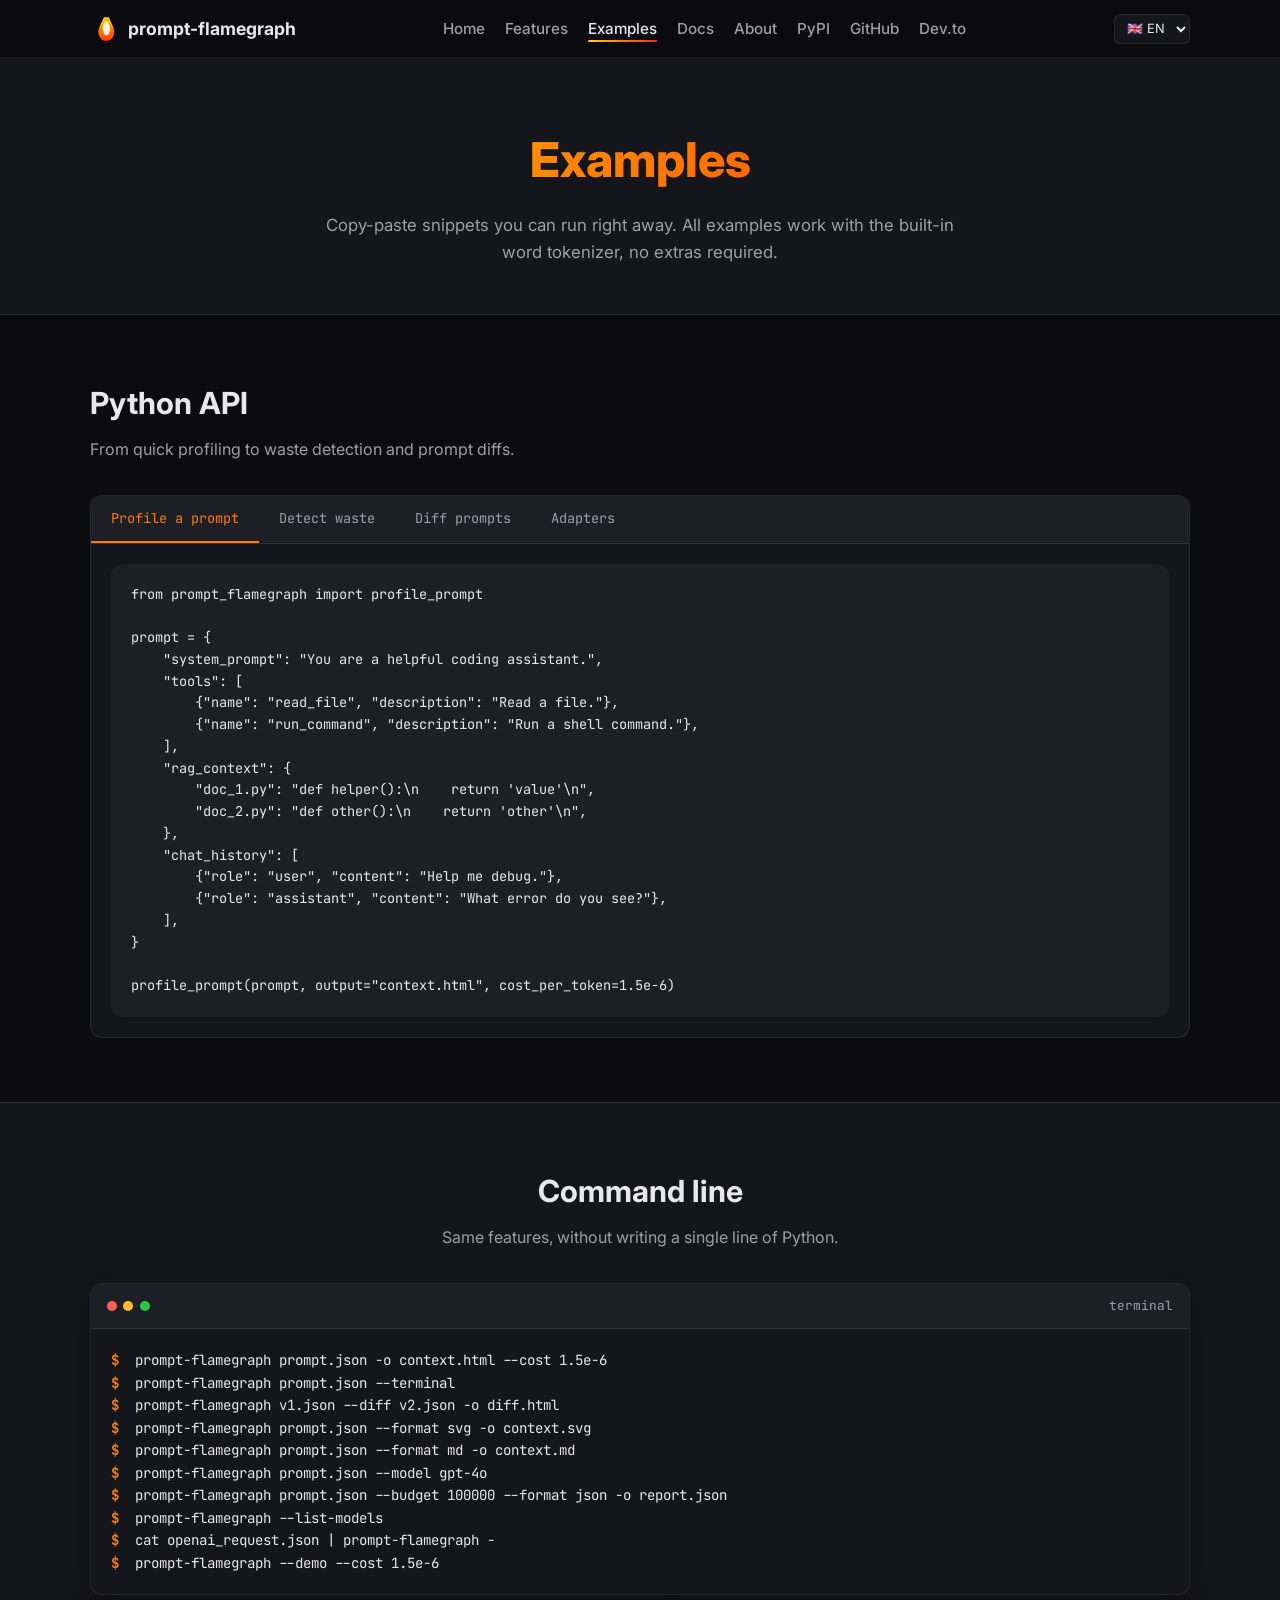
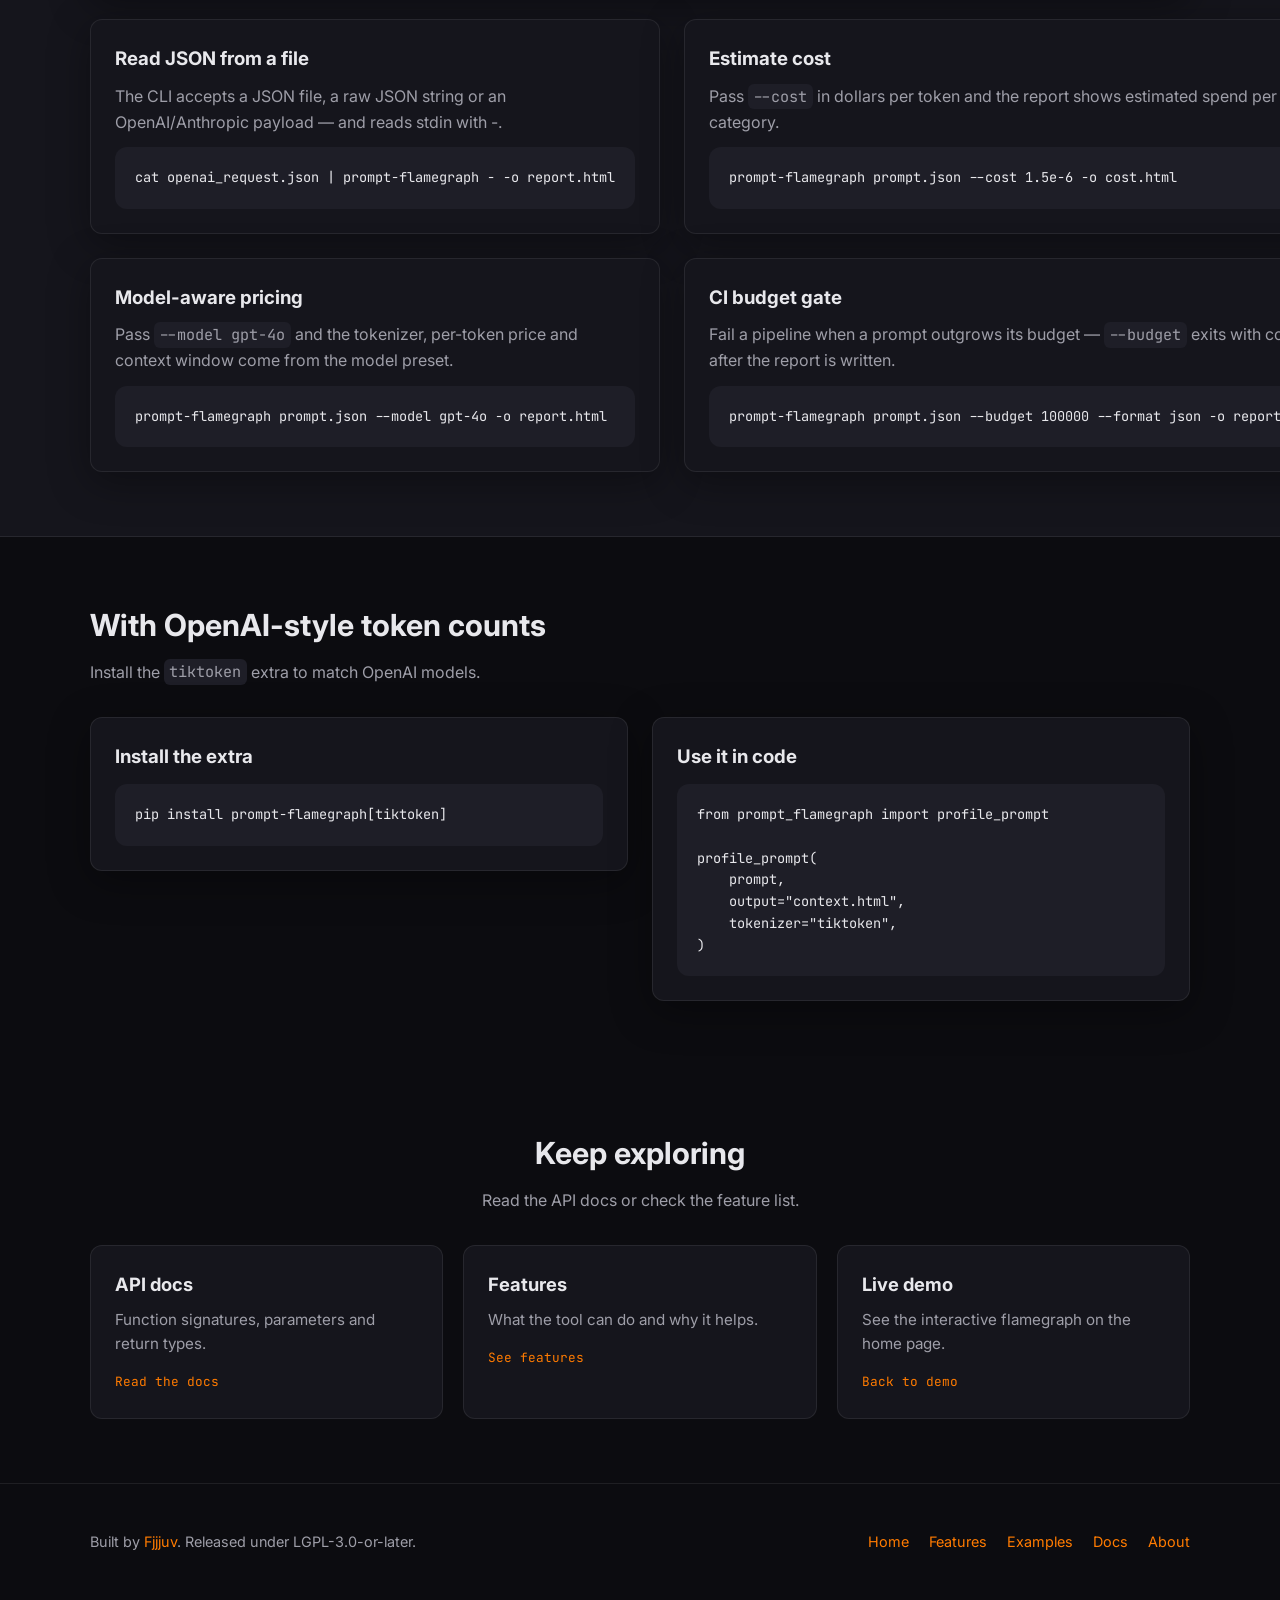
<file: examples.html>
<!doctype html>
<html lang="en">
<head>
  <meta charset="utf-8" />
  <meta name="viewport" content="width=device-width, initial-scale=1" />
  <title data-i18n-title="examples_page_title">Examples · prompt-flamegraph</title>
  <script>document.documentElement.classList.add('js');</script>
  <meta name="description" content="Code examples and CLI usage for prompt-flamegraph: profile prompts, detect waste, compare versions and export reports." data-i18n-meta="examples_page_description" />
  <link rel="canonical" href="https://fjjjuv.github.io/prompt-flamegraph/examples.html" />
  <link rel="preconnect" href="https://fonts.googleapis.com" />
  <link rel="preconnect" href="https://fonts.gstatic.com" crossorigin />
  <link href="https://fonts.googleapis.com/css2?family=Inter:wght@400;500;600;700&family=JetBrains+Mono:wght@400;500&display=swap" rel="stylesheet" />
  <link rel="icon" type="image/x-icon" href="favicon.ico" />
  <script>
    if (location.protocol !== 'file:') {
      const manifestLink = document.createElement('link');
      manifestLink.rel = 'manifest';
      manifestLink.href = 'manifest.json';
      document.head.appendChild(manifestLink);
    }
  </script>
  <link rel="sitemap" type="application/xml" title="Sitemap" href="sitemap.xml" />
  <meta name="keywords" content="prompt-flamegraph, LLM, prompt, flamegraph, token profiling, token optimization, OpenAI, tiktoken, Python, developer tool, RAG, chat history, prompt cost" />
  <link rel="author" href="https://github.com/fjjjuv" />
  <meta name="DC.title" content="Examples · prompt-flamegraph" />
  <meta name="DC.creator" content="Fjjjuv" />
  <meta name="DC.subject" content="prompt-flamegraph, LLM, prompt profiling, token flamegraph" />
  <meta name="DC.description" content="Code examples and CLI usage for prompt-flamegraph: profile prompts, detect waste, compare versions and export reports." />
  <meta name="DC.publisher" content="Fjjjuv" />
  <meta name="DC.date" content="2026-09-10" />
  <meta name="DC.language" content="en" />
  <meta name="DC.rights" content="LGPL-3.0-or-later" />
  <meta name="application-name" content="prompt-flamegraph" />
  <meta name="msapplication-TileColor" content="#0c0c10" />
  <meta name="copyright" content="Fjjjuv, LGPL-3.0-or-later" />
  <link rel="stylesheet" href="style.css" />
  <meta name="robots" content="index, follow, max-image-preview:large, max-snippet:-1, max-video-preview:-1" />
  <meta name="referrer" content="strict-origin-when-cross-origin" />
  <meta name="author" content="Fjjjuv" />
  <meta name="theme-color" content="#0c0c10" />
  <meta name="color-scheme" content="dark" />
  <meta property="og:title" content="Examples · prompt-flamegraph" />
  <meta property="og:description" content="Code examples and CLI usage for prompt-flamegraph: profile prompts, detect waste, compare versions and export reports." />
  <meta property="og:url" content="https://fjjjuv.github.io/prompt-flamegraph/examples.html" />
  <meta property="og:image" content="https://fjjjuv.github.io/prompt-flamegraph/og-image.png" />
  <meta property="og:image:width" content="1200" />
  <meta property="og:image:height" content="630" />
  <meta property="og:image:alt" content="Interactive prompt token flamegraph from prompt-flamegraph" />
  <meta property="og:type" content="website" />
  <meta name="twitter:image:alt" content="Interactive prompt token flamegraph from prompt-flamegraph" />
  <meta property="og:site_name" content="prompt-flamegraph" />
  <meta property="og:locale" content="en_US" />
  <meta name="twitter:card" content="summary_large_image" />
  <meta name="twitter:title" content="Examples · prompt-flamegraph" />
  <meta name="twitter:description" content="Code examples and CLI usage for prompt-flamegraph: profile prompts, detect waste, compare versions and export reports." />
  <meta name="twitter:image" content="https://fjjjuv.github.io/prompt-flamegraph/og-image.png" />
  <script type="application/ld+json">
  {
    "@context": "https://schema.org",
    "@graph": [
      {
        "@type": "WebPage",
        "@id": "https://fjjjuv.github.io/prompt-flamegraph/examples.html",
        "url": "https://fjjjuv.github.io/prompt-flamegraph/examples.html",
        "name": "Examples · prompt-flamegraph",
        "description": "Code examples and CLI usage for prompt-flamegraph: profile prompts, detect waste, compare versions and export reports.",
        "isPartOf": {"@type": "WebSite", "@id": "https://fjjjuv.github.io/prompt-flamegraph/#website"},
        "breadcrumb": {"@type": "BreadcrumbList", "@id": "https://fjjjuv.github.io/prompt-flamegraph/examples.html#breadcrumb"},
        "inLanguage": "en"
      },
      {
        "@type": "ItemList",
        "name": "prompt-flamegraph examples",
        "itemListElement": [
          {"@type": "ListItem", "position": 1, "name": "Profile a prompt"},
          {"@type": "ListItem", "position": 2, "name": "Detect waste"},
          {"@type": "ListItem", "position": 3, "name": "Diff prompts"},
          {"@type": "ListItem", "position": 4, "name": "Command line"},
          {"@type": "ListItem", "position": 5, "name": "With OpenAI-style token counts"}
        ]
      },
      {
        "@type": "BreadcrumbList",
        "@id": "https://fjjjuv.github.io/prompt-flamegraph/examples.html#breadcrumb",
        "itemListElement": [
          {"@type": "ListItem", "position": 1, "name": "Home", "item": "https://fjjjuv.github.io/prompt-flamegraph/"},
          {"@type": "ListItem", "position": 2, "name": "Examples", "item": "https://fjjjuv.github.io/prompt-flamegraph/examples.html"}
        ]
      },
      {
        "@type": "SoftwareSourceCode",
        "name": "Profile a prompt",
        "programmingLanguage": "Python",
        "codeSampleType": "snippet",
        "code": "from prompt_flamegraph import profile_prompt\n\nprompt = {\n    \"system_prompt\": \"You are a helpful coding assistant.\",\n    \"tools\": [...],\n    \"rag_context\": {...},\n    \"chat_history\": [...],\n}\n\nprofile_prompt(prompt, output=\"context.html\", cost_per_token=1.5e-6)",
        "codeRepository": "https://github.com/fjjjuv/prompt-flamegraph",
        "url": "https://fjjjuv.github.io/prompt-flamegraph/examples.html#python"
      },
      {
        "@type": "SoftwareSourceCode",
        "name": "Detect waste",
        "programmingLanguage": "Python",
        "codeSampleType": "snippet",
        "code": "from prompt_flamegraph import build_tree, detect_waste\n\ntree = build_tree(prompt)\nreport = detect_waste(tree)\n\nprint(f\"Total tokens: {report.total_tokens}\")\nprint(f\"Wasted: {report.wasted_tokens} ({report.waste_ratio:.1%})\")\nfor finding in report.findings:\n    print(f\"- {finding.kind}: {finding.message}\")",
        "codeRepository": "https://github.com/fjjjuv/prompt-flamegraph",
        "url": "https://fjjjuv.github.io/prompt-flamegraph/examples.html#python"
      },
      {
        "@type": "SoftwareSourceCode",
        "name": "Diff prompts",
        "programmingLanguage": "Python",
        "codeSampleType": "snippet",
        "code": "from prompt_flamegraph import diff_prompts\n\nv1 = {\"system_prompt\": \"You are a helpful coding assistant.\"}\nv2 = {\"system_prompt\": \"You are a helpful coding assistant. Be concise.\"}\n\ndiff_prompts(v1, v2, output=\"diff.html\")",
        "codeRepository": "https://github.com/fjjjuv/prompt-flamegraph",
        "url": "https://fjjjuv.github.io/prompt-flamegraph/examples.html#python"
      },
      {
        "@type": "SoftwareSourceCode",
        "name": "Command line",
        "programmingLanguage": "Shell",
        "codeSampleType": "snippet",
        "code": "prompt-flamegraph prompt.json -o context.html --cost 1.5e-6\nprompt-flamegraph prompt.json --terminal\nprompt-flamegraph v1.json --diff v2.json -o diff.html\nprompt-flamegraph prompt.json --format svg -o context.svg\nprompt-flamegraph --demo --cost 1.5e-6",
        "codeRepository": "https://github.com/fjjjuv/prompt-flamegraph",
        "url": "https://fjjjuv.github.io/prompt-flamegraph/examples.html#cli"
      }
    ]
  }
  </script>
  <script src="i18n.js?v=2" defer></script>
  <script data-goatcounter="https://prompt-flamegraph.goatcounter.com/count"
        async src="//gc.zgo.at/count.js"></script>
</head>
<body>
  <header class="site-header">
    <nav class="nav container" aria-label="Main navigation">
      <a class="logo" href="index.html">
        <svg class="logo-icon" viewBox="0 0 24 24" aria-hidden="true"><path d="M12 2C8 10 6 14 8 18c2 5 6 4 6 4s4 .8 6-4c2-4 0-8-4-16z" fill="url(#flame)"/><path d="M12 7c-2 4-1 7 0 9 1 2 3 2 4 0 1-2 2-5 0-9-1-2-3-2-4 0z" fill="#fff" opacity=".85"/><defs><linearGradient id="flame" x1="12" y1="2" x2="12" y2="24" gradientUnits="userSpaceOnUse"><stop offset="0%" stop-color="#ffd700"/><stop offset="50%" stop-color="#ff7b00"/><stop offset="100%" stop-color="#ff2a00"/></linearGradient></defs></svg>
        <span data-i18n="brand">prompt-flamegraph</span>
      </a>
      <ul class="nav-links" id="nav-links">
        <li><a href="index.html" data-i18n="nav_home">Home</a></li>
        <li><a href="features.html" data-i18n="nav_features">Features</a></li>
        <li><a href="examples.html" data-i18n="nav_examples">Examples</a></li>
        <li><a href="documentation.html" data-i18n="nav_docs">Docs</a></li>
        <li><a href="about.html" data-i18n="nav_about">About</a></li>
        <li><a href="https://pypi.org/project/prompt-flamegraph/" target="_blank" rel="noopener" data-i18n="nav_pypi">PyPI</a></li>
        <li><a href="https://github.com/fjjjuv/prompt-flamegraph" target="_blank" rel="noopener" data-i18n="nav_github">GitHub</a></li>
        <li><a href="https://dev.to/fjjjuv/stop-guessing-where-your-llm-prompt-tokens-go-prompt-flamegraph-52nf" target="_blank" rel="noopener" data-i18n="nav_devto">Dev.to</a></li>
      </ul>
      <div class="nav-actions">
        <button id="nav-toggle" class="nav-toggle" aria-label="Toggle navigation" aria-expanded="false" aria-controls="nav-links">
          <span></span><span></span><span></span>
        </button>
      </div>
    </nav>
  </header>

  <main>
    <section class="page-hero">
      <div class="container">
        <h1 data-i18n="examples_hero_title">Examples</h1>
        <p data-i18n="examples_hero_lead">Copy-paste snippets you can run right away. All examples work with the built-in word tokenizer, no extras required.</p>
      </div>
    </section>

    <section class="container page-section" id="python">
      <div class="reveal">
        <h2 style="text-align:left">Python API</h2>
        <p class="section-desc" style="text-align:left;margin-left:0">From quick profiling to waste detection and prompt diffs.</p>
      </div>

      <div class="tabs reveal">
        <div role="tablist" aria-label="Python examples">
          <button role="tab" aria-selected="true" data-tab-target="tab-profile" id="tab-profile-btn">Profile a prompt</button>
          <button role="tab" aria-selected="false" data-tab-target="tab-waste" id="tab-waste-btn">Detect waste</button>
          <button role="tab" aria-selected="false" data-tab-target="tab-diff" id="tab-diff-btn">Diff prompts</button>
          <button role="tab" aria-selected="false" data-tab-target="tab-adapters" id="tab-adapters-btn">Adapters</button>
        </div>
        <div role="tabpanel" id="tab-profile" aria-labelledby="tab-profile-btn">
          <pre>from prompt_flamegraph import profile_prompt

prompt = {
    "system_prompt": "You are a helpful coding assistant.",
    "tools": [
        {"name": "read_file", "description": "Read a file."},
        {"name": "run_command", "description": "Run a shell command."},
    ],
    "rag_context": {
        "doc_1.py": "def helper():\n    return 'value'\n",
        "doc_2.py": "def other():\n    return 'other'\n",
    },
    "chat_history": [
        {"role": "user", "content": "Help me debug."},
        {"role": "assistant", "content": "What error do you see?"},
    ],
}

profile_prompt(prompt, output="context.html", cost_per_token=1.5e-6)</pre>
        </div>
        <div role="tabpanel" id="tab-waste" aria-labelledby="tab-waste-btn" hidden>
          <pre>from prompt_flamegraph import build_tree, detect_waste

tree = build_tree(prompt)
report = detect_waste(tree)

print(f"Total tokens: {report.total_tokens}")
print(f"Wasted: {report.wasted_tokens} ({report.waste_ratio:.1%})")
for finding in report.findings:
    print(f"- {finding.kind}: {finding.message}")</pre>
        </div>
        <div role="tabpanel" id="tab-diff" aria-labelledby="tab-diff-btn" hidden>
          <pre>from prompt_flamegraph import diff_prompts

v1 = {
    "system_prompt": "You are a helpful coding assistant.",
    "tools": ["read_file", "run_command"],
}

v2 = {
    "system_prompt": "You are a helpful coding assistant. Be concise.",
    "tools": ["read_file", "run_command", "search_web"],
}

diff_prompts(v1, v2, output="diff.html")</pre>
        </div>
        <div role="tabpanel" id="tab-adapters" aria-labelledby="tab-adapters-btn" hidden>
          <pre>from prompt_flamegraph import (
    normalize,               # raw OpenAI/Anthropic payload -> dict
    from_messages,           # [{"role": ..., "content": ...}] -> dict
    from_langchain,          # LangChain-style objects (never imported)
    from_litellm_messages,   # LiteLLM message lists -> dict
    profile_any,             # auto-detects the input shape
)

profile_any(openai_payload, output="context.html", model="gpt-4o")</pre>
        </div>
      </div>
    </section>

    <section class="features page-section" id="cli">
      <div class="container">
        <div class="reveal">
          <h2>Command line</h2>
          <p class="section-desc">Same features, without writing a single line of Python.</p>
        </div>
        <div class="code-window reveal">
          <div class="code-header"><span class="dot red"></span><span class="dot yellow"></span><span class="dot green"></span><span class="filename">terminal</span></div>
          <pre><span class="prompt">$</span> <span class="cmd">prompt-flamegraph prompt.json -o context.html --cost 1.5e-6</span>
<span class="prompt">$</span> <span class="cmd">prompt-flamegraph prompt.json --terminal</span>
<span class="prompt">$</span> <span class="cmd">prompt-flamegraph v1.json --diff v2.json -o diff.html</span>
<span class="prompt">$</span> <span class="cmd">prompt-flamegraph prompt.json --format svg -o context.svg</span>
<span class="prompt">$</span> <span class="cmd">prompt-flamegraph prompt.json --format md -o context.md</span>
<span class="prompt">$</span> <span class="cmd">prompt-flamegraph prompt.json --model gpt-4o</span>
<span class="prompt">$</span> <span class="cmd">prompt-flamegraph prompt.json --budget 100000 --format json -o report.json</span>
<span class="prompt">$</span> <span class="cmd">prompt-flamegraph --list-models</span>
<span class="prompt">$</span> <span class="cmd">cat openai_request.json | prompt-flamegraph -</span>
<span class="prompt">$</span> <span class="cmd">prompt-flamegraph --demo --cost 1.5e-6</span></pre>
        </div>
        <div class="two-col" style="margin-top:1.5rem">
          <div class="card reveal">
            <h3>Read JSON from a file</h3>
            <p>The CLI accepts a JSON file, a raw JSON string or an OpenAI/Anthropic payload — and reads stdin with -.</p>
            <pre>cat openai_request.json | prompt-flamegraph - -o report.html</pre>
          </div>
          <div class="card reveal">
            <h3>Estimate cost</h3>
            <p>Pass <code>--cost</code> in dollars per token and the report shows estimated spend per category.</p>
            <pre>prompt-flamegraph prompt.json --cost 1.5e-6 -o cost.html</pre>
          </div>
          <div class="card reveal">
            <h3>Model-aware pricing</h3>
            <p>Pass <code>--model gpt-4o</code> and the tokenizer, per-token price and context window come from the model preset.</p>
            <pre>prompt-flamegraph prompt.json --model gpt-4o -o report.html</pre>
          </div>
          <div class="card reveal">
            <h3>CI budget gate</h3>
            <p>Fail a pipeline when a prompt outgrows its budget — <code>--budget</code> exits with code 3, after the report is written.</p>
            <pre>prompt-flamegraph prompt.json --budget 100000 --format json -o report.json</pre>
          </div>
        </div>
      </div>
    </section>

    <section class="container page-section" id="openai">
      <div class="reveal">
        <h2 style="text-align:left">With OpenAI-style token counts</h2>
        <p class="section-desc" style="text-align:left;margin-left:0">Install the <code>tiktoken</code> extra to match OpenAI models.</p>
      </div>
      <div class="two-col">
        <div class="card reveal">
          <h3>Install the extra</h3>
          <pre>pip install prompt-flamegraph[tiktoken]</pre>
        </div>
        <div class="card reveal">
          <h3>Use it in code</h3>
          <pre>from prompt_flamegraph import profile_prompt

profile_prompt(
    prompt,
    output="context.html",
    tokenizer="tiktoken",
)</pre>
        </div>
      </div>
    </section>

    <section class="links page-section" id="next">
      <div class="container">
        <div class="reveal" style="text-align:center">
          <h2>Keep exploring</h2>
          <p class="section-desc">Read the API docs or check the feature list.</p>
        </div>
        <div class="link-grid">
          <a class="link-card reveal" href="documentation.html">
            <h3>API docs</h3>
            <p>Function signatures, parameters and return types.</p>
            <span class="link-arrow">Read the docs</span>
          </a>
          <a class="link-card reveal" href="features.html">
            <h3>Features</h3>
            <p>What the tool can do and why it helps.</p>
            <span class="link-arrow">See features</span>
          </a>
          <a class="link-card reveal" href="index.html#demo">
            <h3>Live demo</h3>
            <p>See the interactive flamegraph on the home page.</p>
            <span class="link-arrow">Back to demo</span>
          </a>
        </div>
      </div>
    </section>
  </main>

  <button id="back-to-top" class="back-to-top" aria-label="Back to top">
    <svg width="20" height="20" viewBox="0 0 24 24" fill="none" stroke="currentColor" stroke-width="2.5" stroke-linecap="round" stroke-linejoin="round"><path d="M12 19V5M5 12l7-7 7 7"/></svg>
  </button>

  <footer class="site-footer">
    <div class="container footer-inner">
      <p data-i18n="footer_built">Built by <a href="https://github.com/fjjjuv" target="_blank" rel="noopener">Fjjjuv</a>. Released under LGPL-3.0-or-later.</p>
      <div class="footer-links">
        <a href="index.html" data-i18n="nav_home">Home</a>
        <a href="features.html" data-i18n="nav_features">Features</a>
        <a href="examples.html" data-i18n="nav_examples">Examples</a>
        <a href="documentation.html" data-i18n="nav_docs">Docs</a>
        <a href="about.html" data-i18n="nav_about">About</a>
      </div>
    </div>
  </footer>

  <script src="components.js"></script>
</body>
</html>
</file>
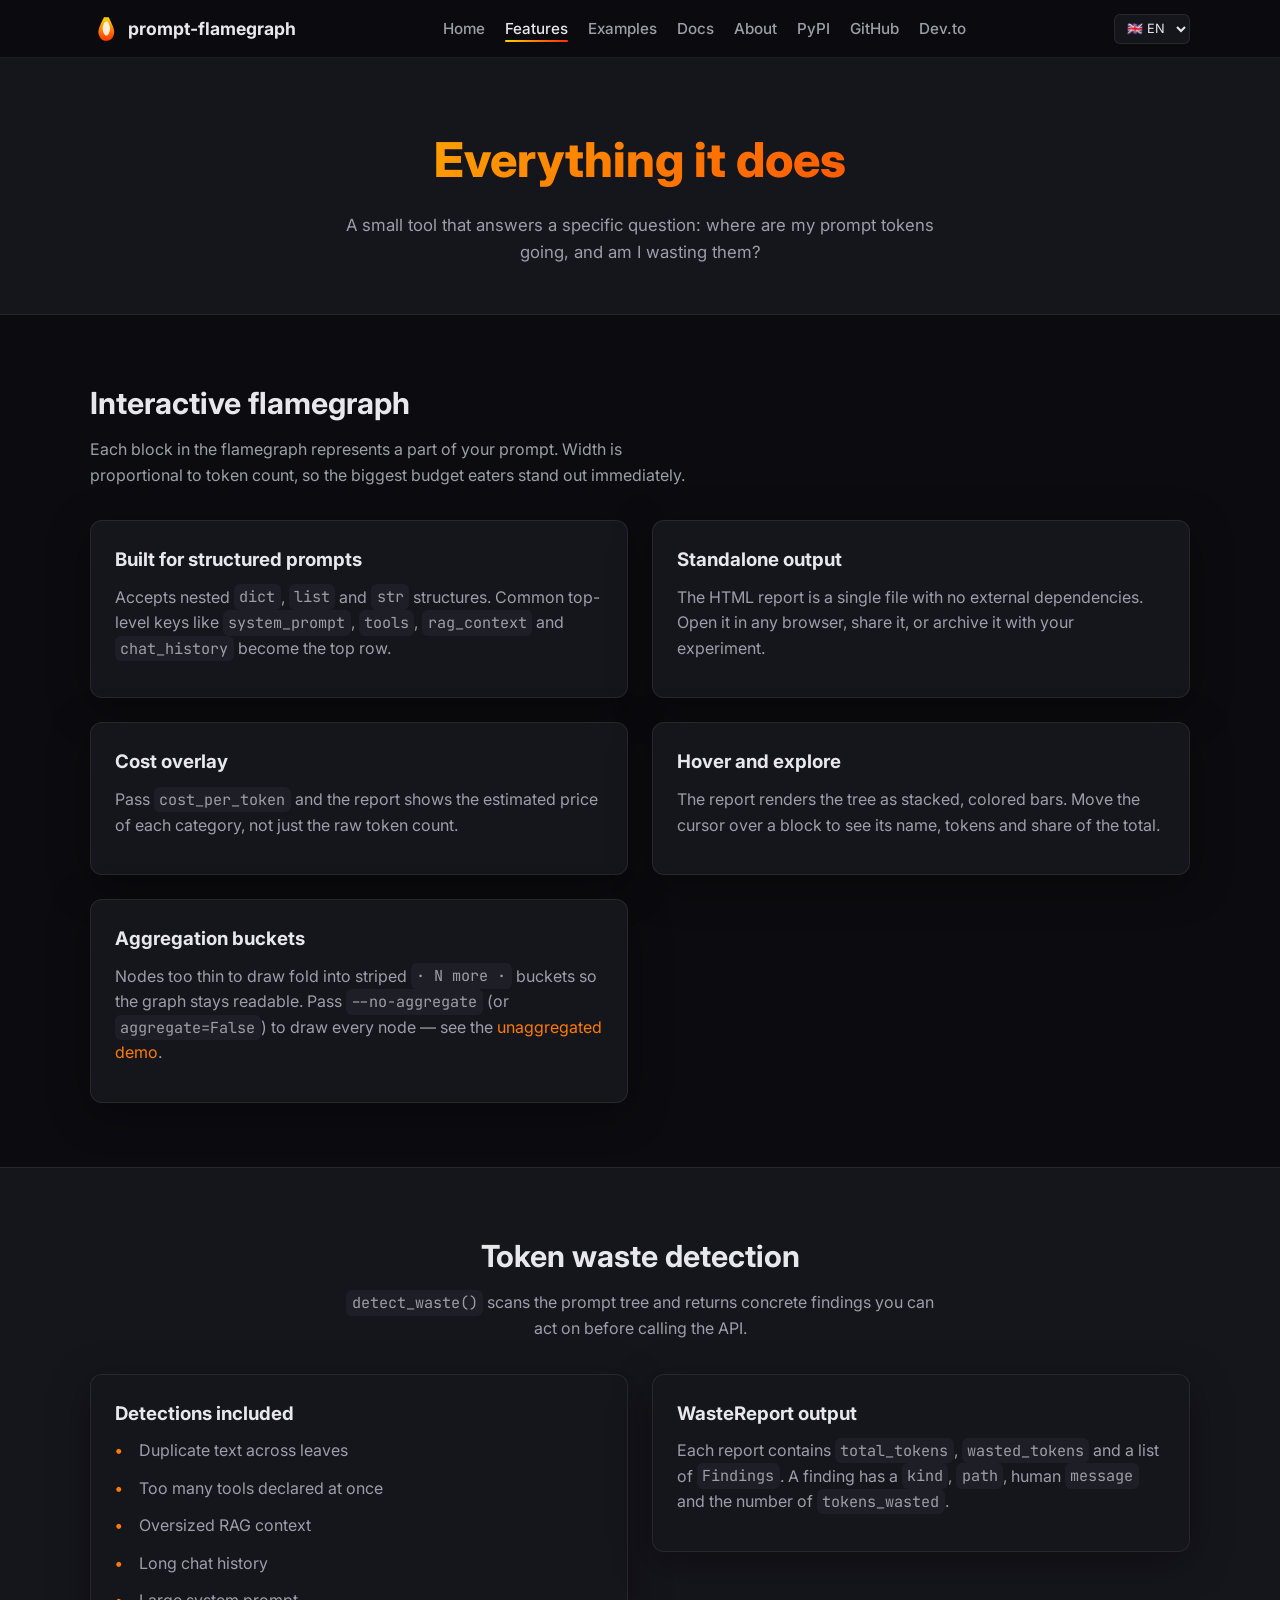
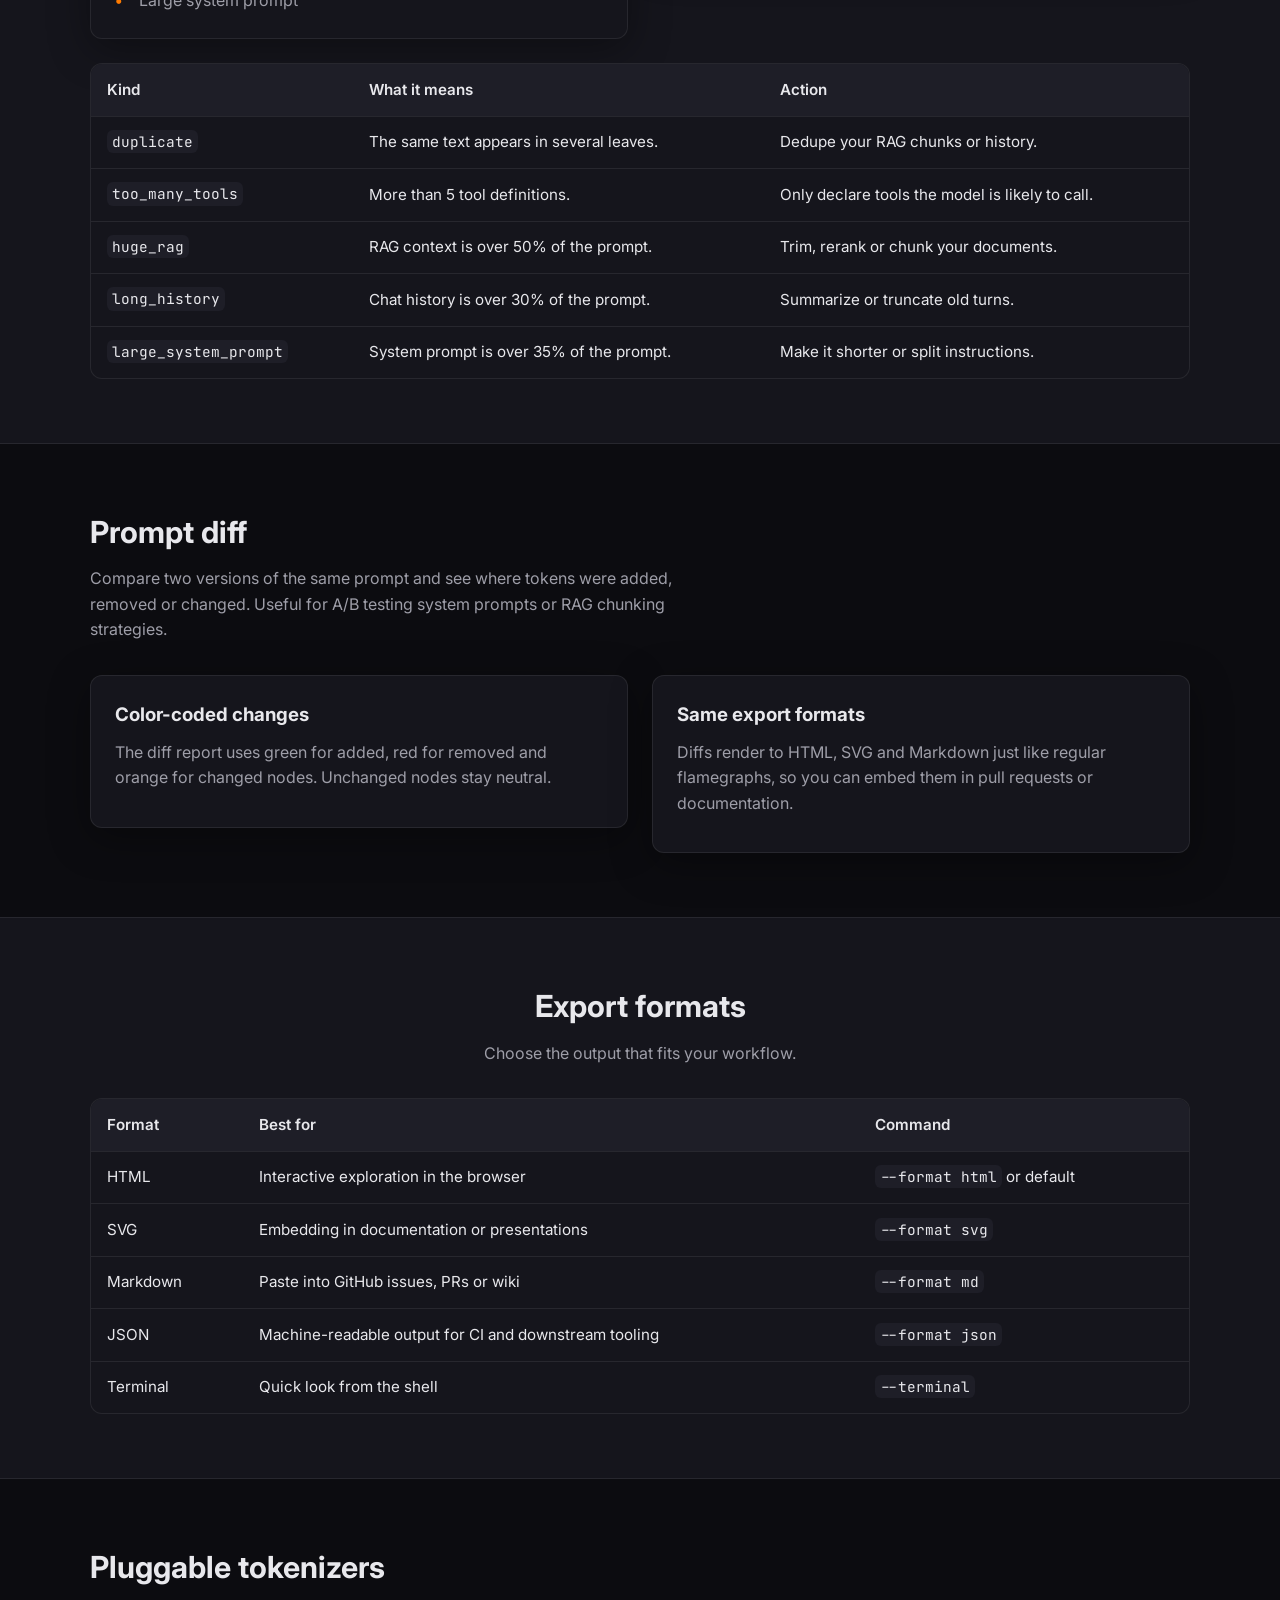
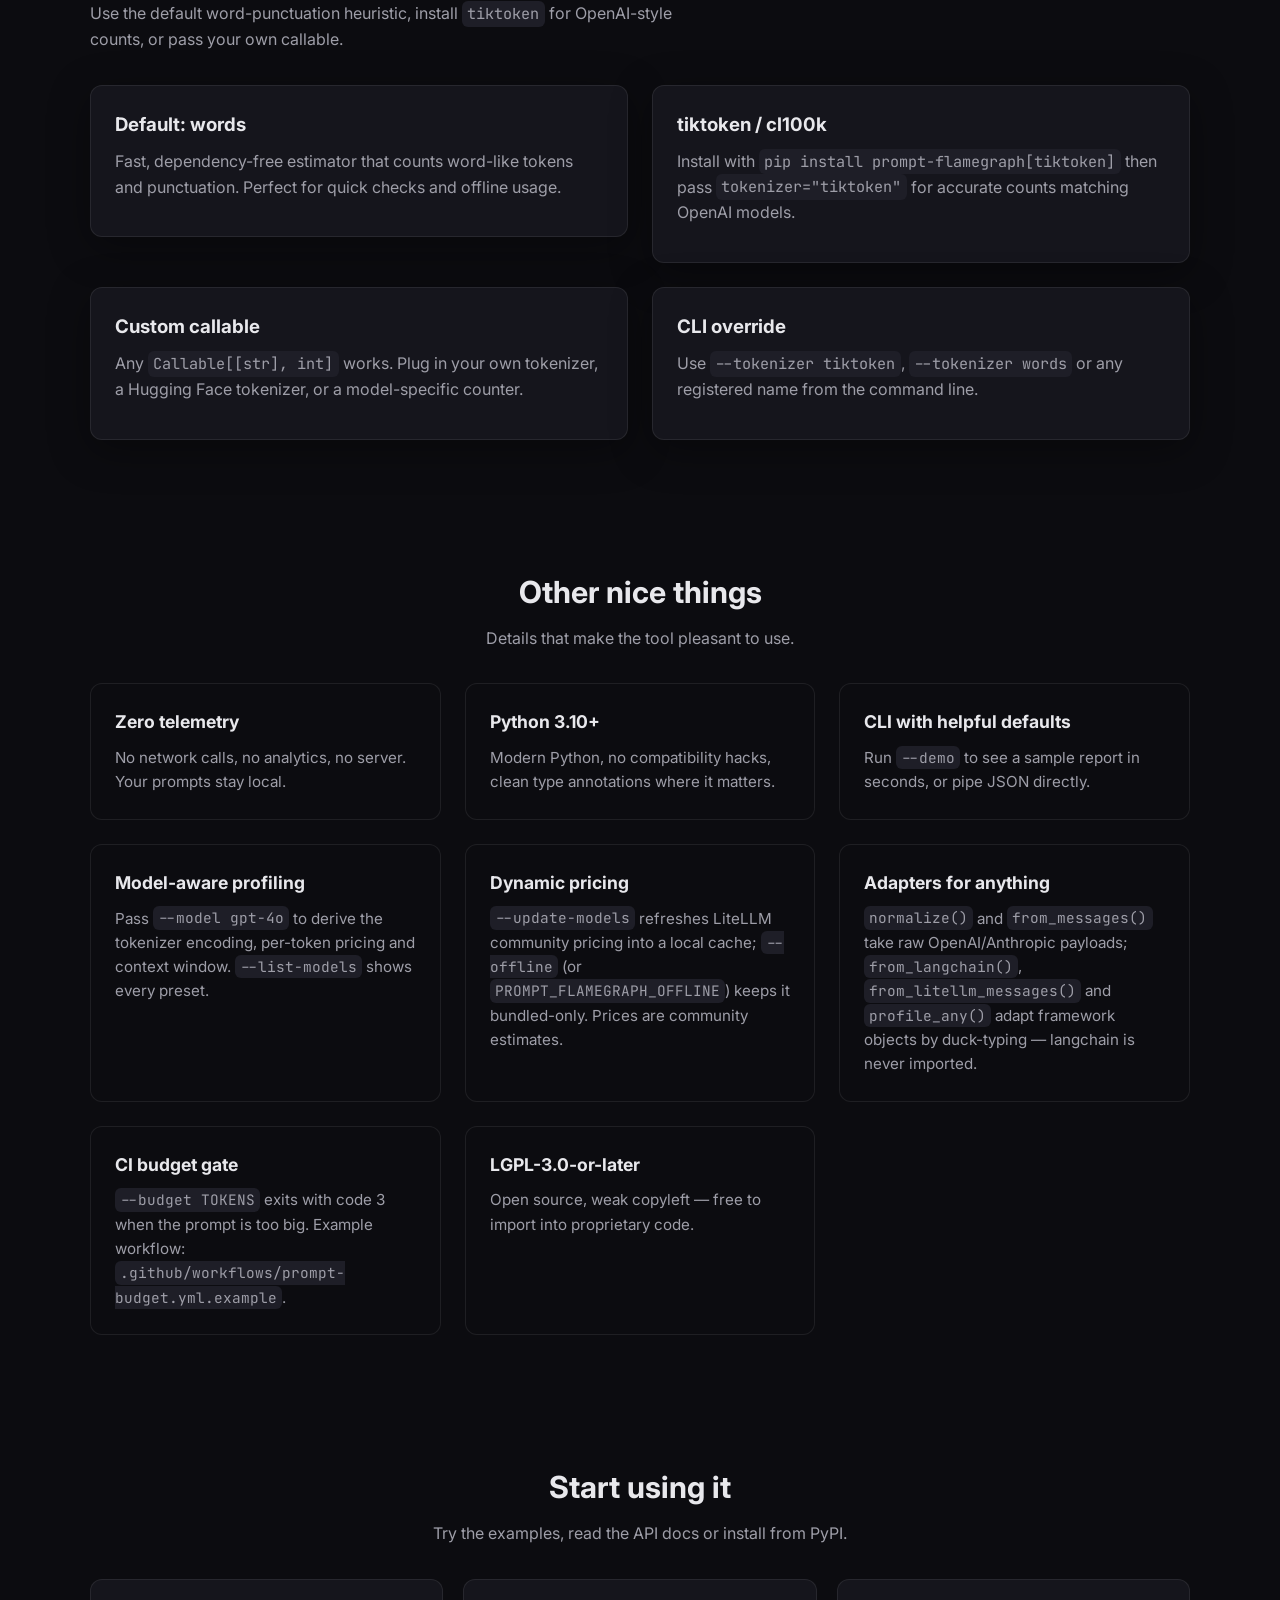
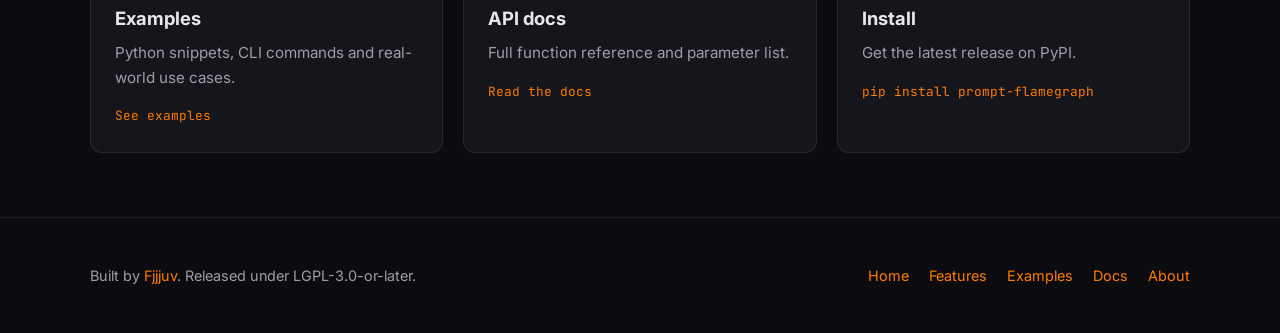
<file: features.html>
<!doctype html>
<html lang="en">
<head>
  <meta charset="utf-8" />
  <meta name="viewport" content="width=device-width, initial-scale=1" />
  <title data-i18n-title="features_page_title">Features · prompt-flamegraph</title>
  <script>document.documentElement.classList.add('js');</script>
  <meta name="description" content="Detailed feature list for prompt-flamegraph: interactive flamegraphs, token waste detection, prompt diff, export formats and pluggable tokenizers." data-i18n-meta="features_page_description" />
  <link rel="canonical" href="https://fjjjuv.github.io/prompt-flamegraph/features.html" />
  <link rel="preconnect" href="https://fonts.googleapis.com" />
  <link rel="preconnect" href="https://fonts.gstatic.com" crossorigin />
  <link href="https://fonts.googleapis.com/css2?family=Inter:wght@400;500;600;700&family=JetBrains+Mono:wght@400;500&display=swap" rel="stylesheet" />
  <link rel="icon" type="image/x-icon" href="favicon.ico" />
  <script>
    if (location.protocol !== 'file:') {
      const manifestLink = document.createElement('link');
      manifestLink.rel = 'manifest';
      manifestLink.href = 'manifest.json';
      document.head.appendChild(manifestLink);
    }
  </script>
  <link rel="sitemap" type="application/xml" title="Sitemap" href="sitemap.xml" />
  <meta name="keywords" content="prompt-flamegraph, LLM, prompt, flamegraph, token profiling, token optimization, OpenAI, tiktoken, Python, developer tool, RAG, chat history, prompt cost" />
  <link rel="author" href="https://github.com/fjjjuv" />
  <meta name="DC.title" content="Features · prompt-flamegraph" />
  <meta name="DC.creator" content="Fjjjuv" />
  <meta name="DC.subject" content="prompt-flamegraph, LLM, prompt profiling, token flamegraph" />
  <meta name="DC.description" content="Detailed feature list for prompt-flamegraph: interactive flamegraphs, token waste detection, prompt diff, export formats and pluggable tokenizers." />
  <meta name="DC.publisher" content="Fjjjuv" />
  <meta name="DC.date" content="2026-09-10" />
  <meta name="DC.language" content="en" />
  <meta name="DC.rights" content="LGPL-3.0-or-later" />
  <meta name="application-name" content="prompt-flamegraph" />
  <meta name="msapplication-TileColor" content="#0c0c10" />
  <meta name="copyright" content="Fjjjuv, LGPL-3.0-or-later" />
  <link rel="stylesheet" href="style.css" />
  <meta name="robots" content="index, follow, max-image-preview:large, max-snippet:-1, max-video-preview:-1" />
  <meta name="referrer" content="strict-origin-when-cross-origin" />
  <meta name="author" content="Fjjjuv" />
  <meta name="theme-color" content="#0c0c10" />
  <meta name="color-scheme" content="dark" />
  <meta property="og:title" content="Features · prompt-flamegraph" />
  <meta property="og:description" content="Detailed feature list for prompt-flamegraph: interactive flamegraphs, token waste detection, prompt diff, export formats and pluggable tokenizers." />
  <meta property="og:url" content="https://fjjjuv.github.io/prompt-flamegraph/features.html" />
  <meta property="og:image" content="https://fjjjuv.github.io/prompt-flamegraph/og-image.png" />
  <meta property="og:image:width" content="1200" />
  <meta property="og:image:height" content="630" />
  <meta property="og:image:alt" content="Interactive prompt token flamegraph from prompt-flamegraph" />
  <meta property="og:type" content="website" />
  <meta name="twitter:image:alt" content="Interactive prompt token flamegraph from prompt-flamegraph" />
  <meta property="og:site_name" content="prompt-flamegraph" />
  <meta property="og:locale" content="en_US" />
  <meta name="twitter:card" content="summary_large_image" />
  <meta name="twitter:title" content="Features · prompt-flamegraph" />
  <meta name="twitter:description" content="Detailed feature list for prompt-flamegraph: interactive flamegraphs, token waste detection, prompt diff, export formats and pluggable tokenizers." />
  <meta name="twitter:image" content="https://fjjjuv.github.io/prompt-flamegraph/og-image.png" />
  <script type="application/ld+json">
  {
    "@context": "https://schema.org",
    "@graph": [
      {
        "@type": "WebPage",
        "@id": "https://fjjjuv.github.io/prompt-flamegraph/features.html",
        "url": "https://fjjjuv.github.io/prompt-flamegraph/features.html",
        "name": "Features · prompt-flamegraph",
        "description": "Detailed feature list for prompt-flamegraph: interactive flamegraphs, token waste detection, prompt diff, export formats and pluggable tokenizers.",
        "isPartOf": {"@type": "WebSite", "@id": "https://fjjjuv.github.io/prompt-flamegraph/#website"},
        "breadcrumb": {"@type": "BreadcrumbList", "@id": "https://fjjjuv.github.io/prompt-flamegraph/features.html#breadcrumb"},
        "inLanguage": "en"
      },
      {
        "@type": "ItemList",
        "name": "prompt-flamegraph features",
        "itemListElement": [
          {"@type": "ListItem", "position": 1, "name": "Interactive flamegraph"},
          {"@type": "ListItem", "position": 2, "name": "Token waste detection"},
          {"@type": "ListItem", "position": 3, "name": "Prompt diff"},
          {"@type": "ListItem", "position": 4, "name": "Export formats"},
          {"@type": "ListItem", "position": 5, "name": "Pluggable tokenizers"},
          {"@type": "ListItem", "position": 6, "name": "Zero telemetry"},
          {"@type": "ListItem", "position": 7, "name": "Model-aware profiling and dynamic pricing"},
          {"@type": "ListItem", "position": 8, "name": "Framework adapters"},
          {"@type": "ListItem", "position": 9, "name": "CI budget gate"}
        ]
      },
      {
        "@type": "BreadcrumbList",
        "@id": "https://fjjjuv.github.io/prompt-flamegraph/features.html#breadcrumb",
        "itemListElement": [
          {"@type": "ListItem", "position": 1, "name": "Home", "item": "https://fjjjuv.github.io/prompt-flamegraph/"},
          {"@type": "ListItem", "position": 2, "name": "Features", "item": "https://fjjjuv.github.io/prompt-flamegraph/features.html"}
        ]
      }
    ]
  }
  </script>
  <script src="i18n.js?v=2" defer></script>
  <script data-goatcounter="https://prompt-flamegraph.goatcounter.com/count"
        async src="//gc.zgo.at/count.js"></script>
</head>
<body>
  <header class="site-header">
    <nav class="nav container" aria-label="Main navigation">
      <a class="logo" href="index.html">
        <svg class="logo-icon" viewBox="0 0 24 24" aria-hidden="true"><path d="M12 2C8 10 6 14 8 18c2 5 6 4 6 4s4 .8 6-4c2-4 0-8-4-16z" fill="url(#flame)"/><path d="M12 7c-2 4-1 7 0 9 1 2 3 2 4 0 1-2 2-5 0-9-1-2-3-2-4 0z" fill="#fff" opacity=".85"/><defs><linearGradient id="flame" x1="12" y1="2" x2="12" y2="24" gradientUnits="userSpaceOnUse"><stop offset="0%" stop-color="#ffd700"/><stop offset="50%" stop-color="#ff7b00"/><stop offset="100%" stop-color="#ff2a00"/></linearGradient></defs></svg>
        <span data-i18n="brand">prompt-flamegraph</span>
      </a>
      <ul class="nav-links" id="nav-links">
        <li><a href="index.html" data-i18n="nav_home">Home</a></li>
        <li><a href="features.html" data-i18n="nav_features">Features</a></li>
        <li><a href="examples.html" data-i18n="nav_examples">Examples</a></li>
        <li><a href="documentation.html" data-i18n="nav_docs">Docs</a></li>
        <li><a href="about.html" data-i18n="nav_about">About</a></li>
        <li><a href="https://pypi.org/project/prompt-flamegraph/" target="_blank" rel="noopener" data-i18n="nav_pypi">PyPI</a></li>
        <li><a href="https://github.com/fjjjuv/prompt-flamegraph" target="_blank" rel="noopener" data-i18n="nav_github">GitHub</a></li>
        <li><a href="https://dev.to/fjjjuv/stop-guessing-where-your-llm-prompt-tokens-go-prompt-flamegraph-52nf" target="_blank" rel="noopener" data-i18n="nav_devto">Dev.to</a></li>
      </ul>
      <div class="nav-actions">
        <button id="nav-toggle" class="nav-toggle" aria-label="Toggle navigation" aria-expanded="false" aria-controls="nav-links">
          <span></span><span></span><span></span>
        </button>
      </div>
    </nav>
  </header>

  <main>
    <section class="page-hero">
      <div class="container">
        <h1 data-i18n="features_hero_title">Everything it does</h1>
        <p data-i18n="features_hero_lead">A small tool that answers a specific question: where are my prompt tokens going, and am I wasting them?</p>
      </div>
    </section>

    <section class="container page-section" id="flamegraph">
      <div class="reveal">
        <h2 style="text-align:left">Interactive flamegraph</h2>
        <p class="section-desc" style="text-align:left;margin-left:0">Each block in the flamegraph represents a part of your prompt. Width is proportional to token count, so the biggest budget eaters stand out immediately.</p>
      </div>
      <div class="two-col">
        <div class="card reveal">
          <h3>Built for structured prompts</h3>
          <p>Accepts nested <code>dict</code>, <code>list</code> and <code>str</code> structures. Common top-level keys like <code>system_prompt</code>, <code>tools</code>, <code>rag_context</code> and <code>chat_history</code> become the top row.</p>
        </div>
        <div class="card reveal">
          <h3>Standalone output</h3>
          <p>The HTML report is a single file with no external dependencies. Open it in any browser, share it, or archive it with your experiment.</p>
        </div>
        <div class="card reveal">
          <h3>Cost overlay</h3>
          <p>Pass <code>cost_per_token</code> and the report shows the estimated price of each category, not just the raw token count.</p>
        </div>
        <div class="card reveal">
          <h3>Hover and explore</h3>
          <p>The report renders the tree as stacked, colored bars. Move the cursor over a block to see its name, tokens and share of the total.</p>
        </div>
        <div class="card reveal">
          <h3>Aggregation buckets</h3>
          <p>Nodes too thin to draw fold into striped <code>· N more ·</code> buckets so the graph stays readable. Pass <code>--no-aggregate</code> (or <code>aggregate=False</code>) to draw every node — see the <a href="https://raw.githubusercontent.com/fjjjuv/prompt-flamegraph/main/docs/images/flamegraph_no_aggregate.png" target="_blank" rel="noopener">unaggregated demo</a>.</p>
        </div>
      </div>
    </section>

    <section class="features page-section" id="waste-detection">
      <div class="container">
        <div class="reveal">
          <h2>Token waste detection</h2>
          <p class="section-desc"><code>detect_waste()</code> scans the prompt tree and returns concrete findings you can act on before calling the API.</p>
        </div>
        <div class="two-col">
          <div class="card reveal">
            <h3>Detections included</h3>
            <ul class="list">
              <li>Duplicate text across leaves</li>
              <li>Too many tools declared at once</li>
              <li>Oversized RAG context</li>
              <li>Long chat history</li>
              <li>Large system prompt</li>
            </ul>
          </div>
          <div class="card reveal">
            <h3>WasteReport output</h3>
            <p>Each report contains <code>total_tokens</code>, <code>wasted_tokens</code> and a list of <code>Findings</code>. A finding has a <code>kind</code>, <code>path</code>, human <code>message</code> and the number of <code>tokens_wasted</code>.</p>
          </div>
        </div>
        <div class="table-wrap reveal">
          <table>
            <thead><tr><th>Kind</th><th>What it means</th><th>Action</th></tr></thead>
            <tbody>
              <tr><td><code>duplicate</code></td><td>The same text appears in several leaves.</td><td>Dedupe your RAG chunks or history.</td></tr>
              <tr><td><code>too_many_tools</code></td><td>More than 5 tool definitions.</td><td>Only declare tools the model is likely to call.</td></tr>
              <tr><td><code>huge_rag</code></td><td>RAG context is over 50% of the prompt.</td><td>Trim, rerank or chunk your documents.</td></tr>
              <tr><td><code>long_history</code></td><td>Chat history is over 30% of the prompt.</td><td>Summarize or truncate old turns.</td></tr>
              <tr><td><code>large_system_prompt</code></td><td>System prompt is over 35% of the prompt.</td><td>Make it shorter or split instructions.</td></tr>
            </tbody>
          </table>
        </div>
      </div>
    </section>

    <section class="container page-section" id="diff">
      <div class="reveal">
        <h2 style="text-align:left">Prompt diff</h2>
        <p class="section-desc" style="text-align:left;margin-left:0">Compare two versions of the same prompt and see where tokens were added, removed or changed. Useful for A/B testing system prompts or RAG chunking strategies.</p>
      </div>
      <div class="two-col">
        <div class="card reveal">
          <h3>Color-coded changes</h3>
          <p>The diff report uses green for added, red for removed and orange for changed nodes. Unchanged nodes stay neutral.</p>
        </div>
        <div class="card reveal">
          <h3>Same export formats</h3>
          <p>Diffs render to HTML, SVG and Markdown just like regular flamegraphs, so you can embed them in pull requests or documentation.</p>
        </div>
      </div>
    </section>

    <section class="features page-section" id="exports">
      <div class="container">
        <div class="reveal">
          <h2>Export formats</h2>
          <p class="section-desc">Choose the output that fits your workflow.</p>
        </div>
        <div class="table-wrap reveal">
          <table>
            <thead><tr><th>Format</th><th>Best for</th><th>Command</th></tr></thead>
            <tbody>
              <tr><td>HTML</td><td>Interactive exploration in the browser</td><td><code>--format html</code> or default</td></tr>
              <tr><td>SVG</td><td>Embedding in documentation or presentations</td><td><code>--format svg</code></td></tr>
              <tr><td>Markdown</td><td>Paste into GitHub issues, PRs or wiki</td><td><code>--format md</code></td></tr>
              <tr><td>JSON</td><td>Machine-readable output for CI and downstream tooling</td><td><code>--format json</code></td></tr>
              <tr><td>Terminal</td><td>Quick look from the shell</td><td><code>--terminal</code></td></tr>
            </tbody>
          </table>
        </div>
      </div>
    </section>

    <section class="container page-section" id="tokenizers">
      <div class="reveal">
        <h2 style="text-align:left">Pluggable tokenizers</h2>
        <p class="section-desc" style="text-align:left;margin-left:0">Use the default word-punctuation heuristic, install <code>tiktoken</code> for OpenAI-style counts, or pass your own callable.</p>
      </div>
      <div class="two-col">
        <div class="card reveal">
          <h3>Default: words</h3>
          <p>Fast, dependency-free estimator that counts word-like tokens and punctuation. Perfect for quick checks and offline usage.</p>
        </div>
        <div class="card reveal">
          <h3>tiktoken / cl100k</h3>
          <p>Install with <code>pip install prompt-flamegraph[tiktoken]</code> then pass <code>tokenizer="tiktoken"</code> for accurate counts matching OpenAI models.</p>
        </div>
        <div class="card reveal">
          <h3>Custom callable</h3>
          <p>Any <code>Callable[[str], int]</code> works. Plug in your own tokenizer, a Hugging Face tokenizer, or a model-specific counter.</p>
        </div>
        <div class="card reveal">
          <h3>CLI override</h3>
          <p>Use <code>--tokenizer tiktoken</code>, <code>--tokenizer words</code> or any registered name from the command line.</p>
        </div>
      </div>
    </section>

    <section class="container page-section" id="more">
      <div class="reveal" style="text-align:center">
        <h2>Other nice things</h2>
        <p class="section-desc">Details that make the tool pleasant to use.</p>
      </div>
      <div class="feature-grid">
        <article class="feature reveal">
          <h3>Zero telemetry</h3>
          <p>No network calls, no analytics, no server. Your prompts stay local.</p>
        </article>
        <article class="feature reveal">
          <h3>Python 3.10+</h3>
          <p>Modern Python, no compatibility hacks, clean type annotations where it matters.</p>
        </article>
        <article class="feature reveal">
          <h3>CLI with helpful defaults</h3>
          <p>Run <code>--demo</code> to see a sample report in seconds, or pipe JSON directly.</p>
        </article>
        <article class="feature reveal">
          <h3>Model-aware profiling</h3>
          <p>Pass <code>--model gpt-4o</code> to derive the tokenizer encoding, per-token pricing and context window. <code>--list-models</code> shows every preset.</p>
        </article>
        <article class="feature reveal">
          <h3>Dynamic pricing</h3>
          <p><code>--update-models</code> refreshes LiteLLM community pricing into a local cache; <code>--offline</code> (or <code>PROMPT_FLAMEGRAPH_OFFLINE</code>) keeps it bundled-only. Prices are community estimates.</p>
        </article>
        <article class="feature reveal">
          <h3>Adapters for anything</h3>
          <p><code>normalize()</code> and <code>from_messages()</code> take raw OpenAI/Anthropic payloads; <code>from_langchain()</code>, <code>from_litellm_messages()</code> and <code>profile_any()</code> adapt framework objects by duck-typing — langchain is never imported.</p>
        </article>
        <article class="feature reveal">
          <h3>CI budget gate</h3>
          <p><code>--budget TOKENS</code> exits with code 3 when the prompt is too big. Example workflow: <code>.github/workflows/prompt-budget.yml.example</code>.</p>
        </article>
        <article class="feature reveal">
          <h3>LGPL-3.0-or-later</h3>
          <p>Open source, weak copyleft — free to import into proprietary code.</p>
        </article>
      </div>
    </section>

    <section class="links page-section" id="next">
      <div class="container">
        <div class="reveal" style="text-align:center">
          <h2>Start using it</h2>
          <p class="section-desc">Try the examples, read the API docs or install from PyPI.</p>
        </div>
        <div class="link-grid">
          <a class="link-card reveal" href="examples.html">
            <h3>Examples</h3>
            <p>Python snippets, CLI commands and real-world use cases.</p>
            <span class="link-arrow">See examples</span>
          </a>
          <a class="link-card reveal" href="documentation.html">
            <h3>API docs</h3>
            <p>Full function reference and parameter list.</p>
            <span class="link-arrow">Read the docs</span>
          </a>
          <a class="link-card reveal" href="https://pypi.org/project/prompt-flamegraph/" target="_blank" rel="noopener">
            <h3>Install</h3>
            <p>Get the latest release on PyPI.</p>
            <span class="link-arrow">pip install prompt-flamegraph</span>
          </a>
        </div>
      </div>
    </section>
  </main>

  <button id="back-to-top" class="back-to-top" aria-label="Back to top">
    <svg width="20" height="20" viewBox="0 0 24 24" fill="none" stroke="currentColor" stroke-width="2.5" stroke-linecap="round" stroke-linejoin="round"><path d="M12 19V5M5 12l7-7 7 7"/></svg>
  </button>

  <footer class="site-footer">
    <div class="container footer-inner">
      <p data-i18n="footer_built">Built by <a href="https://github.com/fjjjuv" target="_blank" rel="noopener">Fjjjuv</a>. Released under LGPL-3.0-or-later.</p>
      <div class="footer-links">
        <a href="index.html" data-i18n="nav_home">Home</a>
        <a href="features.html" data-i18n="nav_features">Features</a>
        <a href="examples.html" data-i18n="nav_examples">Examples</a>
        <a href="documentation.html" data-i18n="nav_docs">Docs</a>
        <a href="about.html" data-i18n="nav_about">About</a>
      </div>
    </div>
  </footer>

  <script src="components.js"></script>
</body>
</html>
</file>
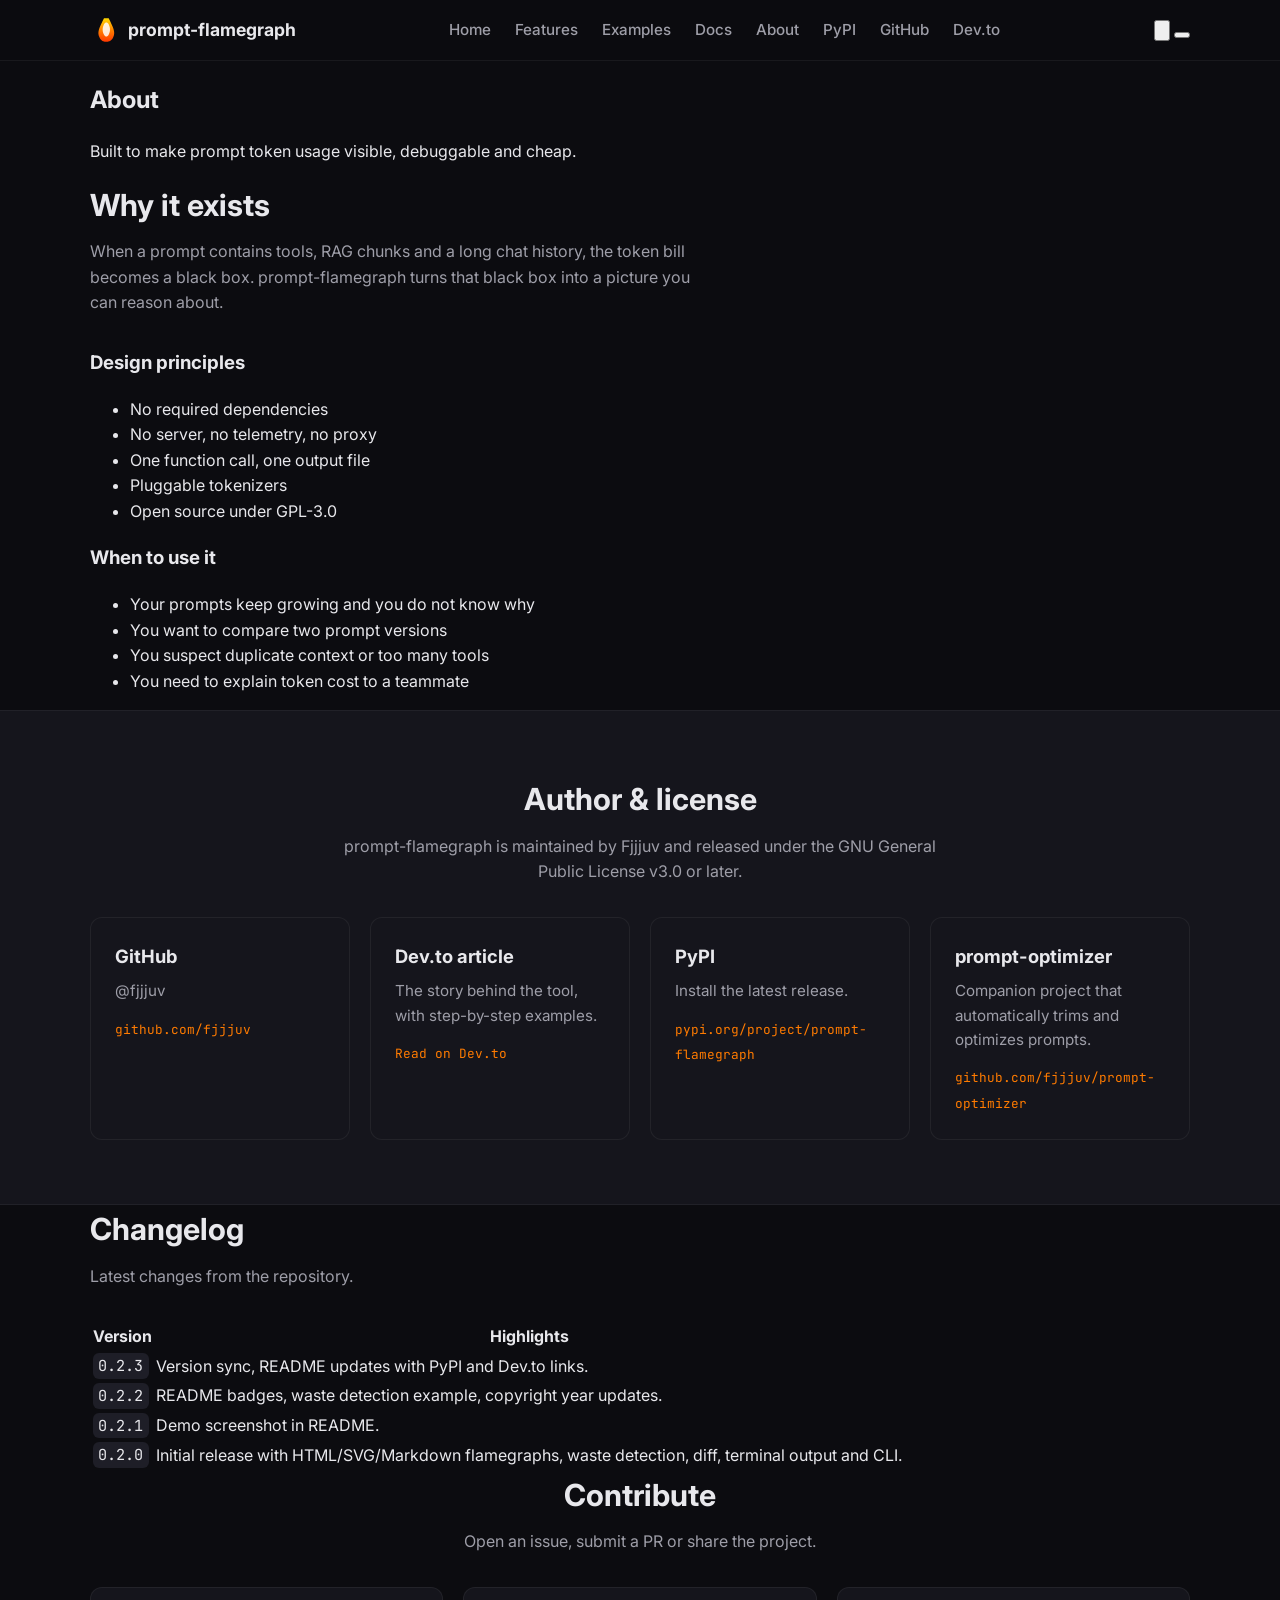
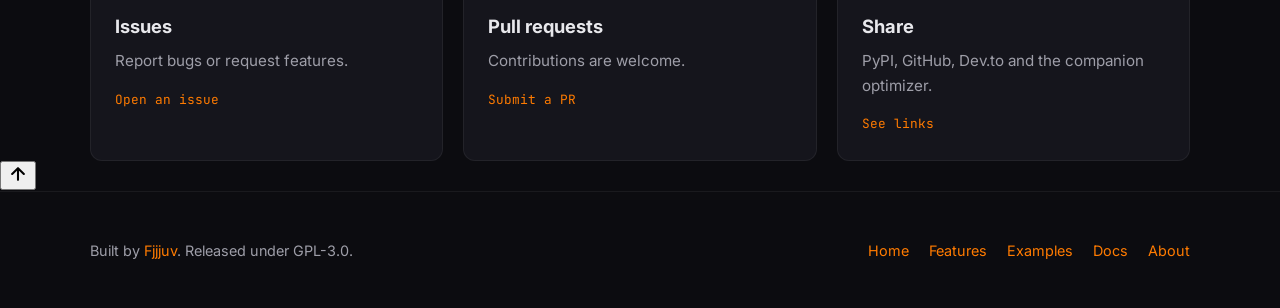
<file: site/about.html>
<!doctype html>
<html lang="en">
<head>
  <meta charset="utf-8" />
  <meta name="viewport" content="width=device-width, initial-scale=1" />
  <title>About · prompt-flamegraph</title>
  <meta name="description" content="About prompt-flamegraph: why it was built, license, author and where to get help." />
  <link rel="canonical" href="https://fjjjuv.github.io/prompt-flamegraph/about.html" />
  <link rel="preconnect" href="https://fonts.googleapis.com" />
  <link rel="preconnect" href="https://fonts.gstatic.com" crossorigin />
  <link href="https://fonts.googleapis.com/css2?family=Inter:wght@400;500;600;700&family=JetBrains+Mono:wght@400;500&display=swap" rel="stylesheet" />
  <link rel="stylesheet" href="style.css" />
</head>
<body>
  <header class="site-header">
    <nav class="nav container" aria-label="Main navigation">
      <a class="logo" href="index.html">
        <svg class="logo-icon" viewBox="0 0 24 24" aria-hidden="true"><path d="M12 2C8 10 6 14 8 18c2 5 6 4 6 4s4 .8 6-4c2-4 0-8-4-16z" fill="url(#flame)"/><path d="M12 7c-2 4-1 7 0 9 1 2 3 2 4 0 1-2 2-5 0-9-1-2-3-2-4 0z" fill="#fff" opacity=".85"/><defs><linearGradient id="flame" x1="12" y1="2" x2="12" y2="24" gradientUnits="userSpaceOnUse"><stop offset="0%" stop-color="#ffd700"/><stop offset="50%" stop-color="#ff7b00"/><stop offset="100%" stop-color="#ff2a00"/></linearGradient></defs></svg>
        <span>prompt-flamegraph</span>
      </a>
      <ul class="nav-links" id="nav-links">
        <li><a href="index.html">Home</a></li>
        <li><a href="features.html">Features</a></li>
        <li><a href="examples.html">Examples</a></li>
        <li><a href="documentation.html">Docs</a></li>
        <li><a href="about.html">About</a></li>
        <li><a href="https://pypi.org/project/prompt-flamegraph/" target="_blank" rel="noopener">PyPI</a></li>
        <li><a href="https://github.com/fjjjuv/prompt-flamegraph" target="_blank" rel="noopener">GitHub</a></li>
        <li><a href="https://dev.to/fjjjuv/stop-guessing-where-your-llm-prompt-tokens-go-prompt-flamegraph-52nf" target="_blank" rel="noopener">Dev.to</a></li>
      </ul>
      <div class="nav-actions">
        <button id="theme-toggle" class="theme-toggle" aria-label="Toggle color theme">
          <svg class="theme-icon" viewBox="0 0 24 24" aria-hidden="true"><path d="M21 12.79A9 9 0 1 1 11.21 3 7 7 0 0 0 21 12.79z" stroke="currentColor" stroke-width="2" stroke-linecap="round" stroke-linejoin="round" fill="none"/></svg>
        </button>
        <button id="nav-toggle" class="nav-toggle" aria-label="Toggle navigation" aria-expanded="false" aria-controls="nav-links">
          <span></span><span></span><span></span>
        </button>
      </div>
    </nav>
  </header>

  <main>
    <section class="page-hero reveal">
      <div class="container">
        <h1>About</h1>
        <p>Built to make prompt token usage visible, debuggable and cheap.</p>
      </div>
    </section>

    <section class="container page-section" id="why">
      <div class="reveal">
        <h2 style="text-align:left">Why it exists</h2>
        <p class="section-desc" style="text-align:left;margin-left:0">When a prompt contains tools, RAG chunks and a long chat history, the token bill becomes a black box. prompt-flamegraph turns that black box into a picture you can reason about.</p>
      </div>
      <div class="two-col">
        <div class="card reveal">
          <h3>Design principles</h3>
          <ul class="list">
            <li>No required dependencies</li>
            <li>No server, no telemetry, no proxy</li>
            <li>One function call, one output file</li>
            <li>Pluggable tokenizers</li>
            <li>Open source under GPL-3.0</li>
          </ul>
        </div>
        <div class="card reveal">
          <h3>When to use it</h3>
          <ul class="list">
            <li>Your prompts keep growing and you do not know why</li>
            <li>You want to compare two prompt versions</li>
            <li>You suspect duplicate context or too many tools</li>
            <li>You need to explain token cost to a teammate</li>
          </ul>
        </div>
      </div>
    </section>

    <section class="features page-section" id="author">
      <div class="container">
        <div class="reveal" style="text-align:center">
          <h2>Author & license</h2>
          <p class="section-desc">prompt-flamegraph is maintained by Fjjjuv and released under the GNU General Public License v3.0 or later.</p>
        </div>
        <div class="link-grid">
          <a class="link-card reveal" href="https://github.com/fjjjuv" target="_blank" rel="noopener">
            <h3>GitHub</h3>
            <p>@fjjjuv</p>
            <span class="link-arrow">github.com/fjjjuv</span>
          </a>
          <a class="link-card reveal" href="https://dev.to/fjjjuv/stop-guessing-where-your-llm-prompt-tokens-go-prompt-flamegraph-52nf" target="_blank" rel="noopener">
            <h3>Dev.to article</h3>
            <p>The story behind the tool, with step-by-step examples.</p>
            <span class="link-arrow">Read on Dev.to</span>
          </a>
          <a class="link-card reveal" href="https://pypi.org/project/prompt-flamegraph/" target="_blank" rel="noopener">
            <h3>PyPI</h3>
            <p>Install the latest release.</p>
            <span class="link-arrow">pypi.org/project/prompt-flamegraph</span>
          </a>
          <a class="link-card reveal" href="https://github.com/fjjjuv/prompt-optimizer" target="_blank" rel="noopener">
            <h3>prompt-optimizer</h3>
            <p>Companion project that automatically trims and optimizes prompts.</p>
            <span class="link-arrow">github.com/fjjjuv/prompt-optimizer</span>
          </a>
        </div>
      </div>
    </section>

    <section class="container page-section" id="changelog">
      <div class="reveal">
        <h2 style="text-align:left">Changelog</h2>
        <p class="section-desc" style="text-align:left;margin-left:0">Latest changes from the repository.</p>
      </div>
      <div class="table-wrap reveal">
        <table>
          <thead><tr><th>Version</th><th>Highlights</th></tr></thead>
          <tbody>
            <tr><td><code>0.2.3</code></td><td>Version sync, README updates with PyPI and Dev.to links.</td></tr>
            <tr><td><code>0.2.2</code></td><td>README badges, waste detection example, copyright year updates.</td></tr>
            <tr><td><code>0.2.1</code></td><td>Demo screenshot in README.</td></tr>
            <tr><td><code>0.2.0</code></td><td>Initial release with HTML/SVG/Markdown flamegraphs, waste detection, diff, terminal output and CLI.</td></tr>
          </tbody>
        </table>
      </div>
    </section>

    <section class="links page-section" id="contribute">
      <div class="container">
        <div class="reveal" style="text-align:center">
          <h2>Contribute</h2>
          <p class="section-desc">Open an issue, submit a PR or share the project.</p>
        </div>
        <div class="link-grid">
          <a class="link-card reveal" href="https://github.com/fjjjuv/prompt-flamegraph/issues" target="_blank" rel="noopener">
            <h3>Issues</h3>
            <p>Report bugs or request features.</p>
            <span class="link-arrow">Open an issue</span>
          </a>
          <a class="link-card reveal" href="https://github.com/fjjjuv/prompt-flamegraph/pulls" target="_blank" rel="noopener">
            <h3>Pull requests</h3>
            <p>Contributions are welcome.</p>
            <span class="link-arrow">Submit a PR</span>
          </a>
          <a class="link-card reveal" href="index.html#links">
            <h3>Share</h3>
            <p>PyPI, GitHub, Dev.to and the companion optimizer.</p>
            <span class="link-arrow">See links</span>
          </a>
        </div>
      </div>
    </section>
  </main>

  <button id="back-to-top" class="back-to-top" aria-label="Back to top">
    <svg width="20" height="20" viewBox="0 0 24 24" fill="none" stroke="currentColor" stroke-width="2.5" stroke-linecap="round" stroke-linejoin="round"><path d="M12 19V5M5 12l7-7 7 7"/></svg>
  </button>

  <footer class="site-footer">
    <div class="container footer-inner">
      <p>Built by <a href="https://github.com/fjjjuv" target="_blank" rel="noopener">Fjjjuv</a>. Released under GPL-3.0.</p>
      <div class="footer-links">
        <a href="index.html">Home</a>
        <a href="features.html">Features</a>
        <a href="examples.html">Examples</a>
        <a href="documentation.html">Docs</a>
        <a href="about.html">About</a>
      </div>
    </div>
  </footer>

  <script src="components.js"></script>
</body>
</html>
</file>
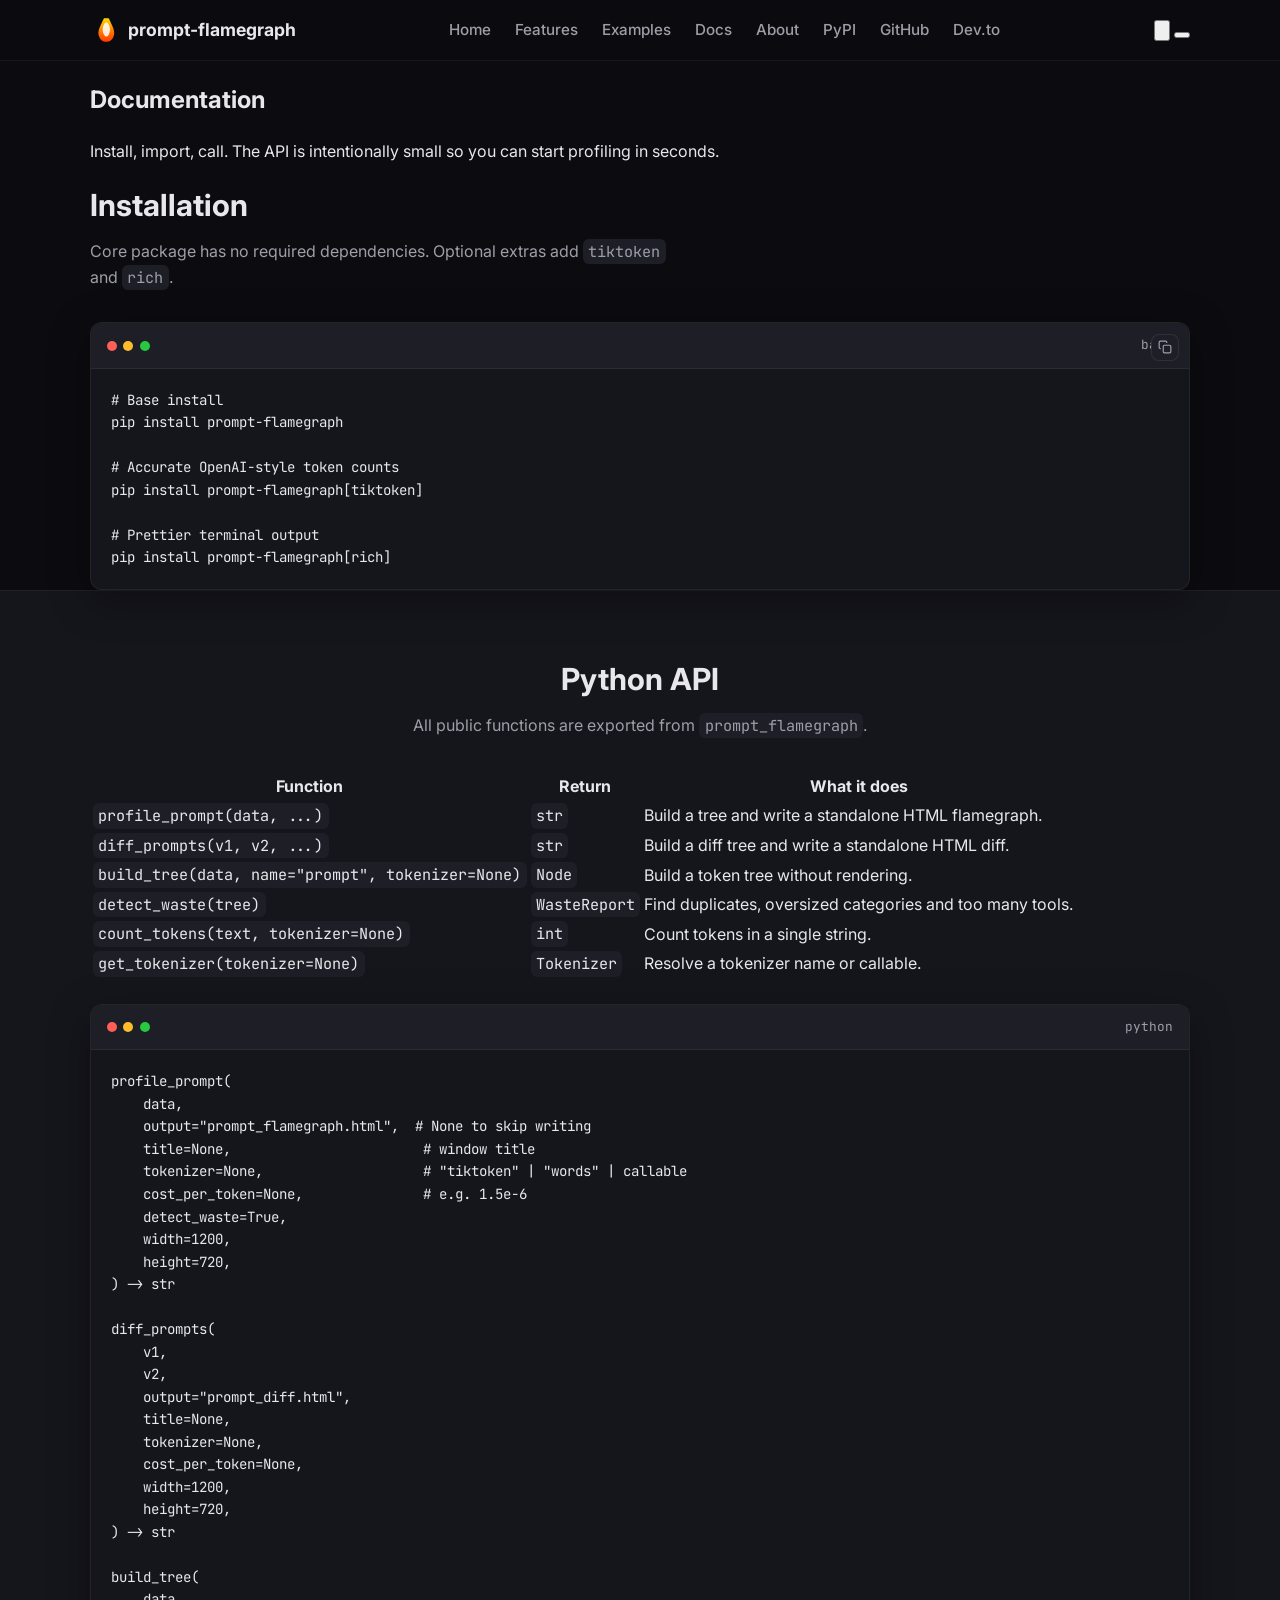
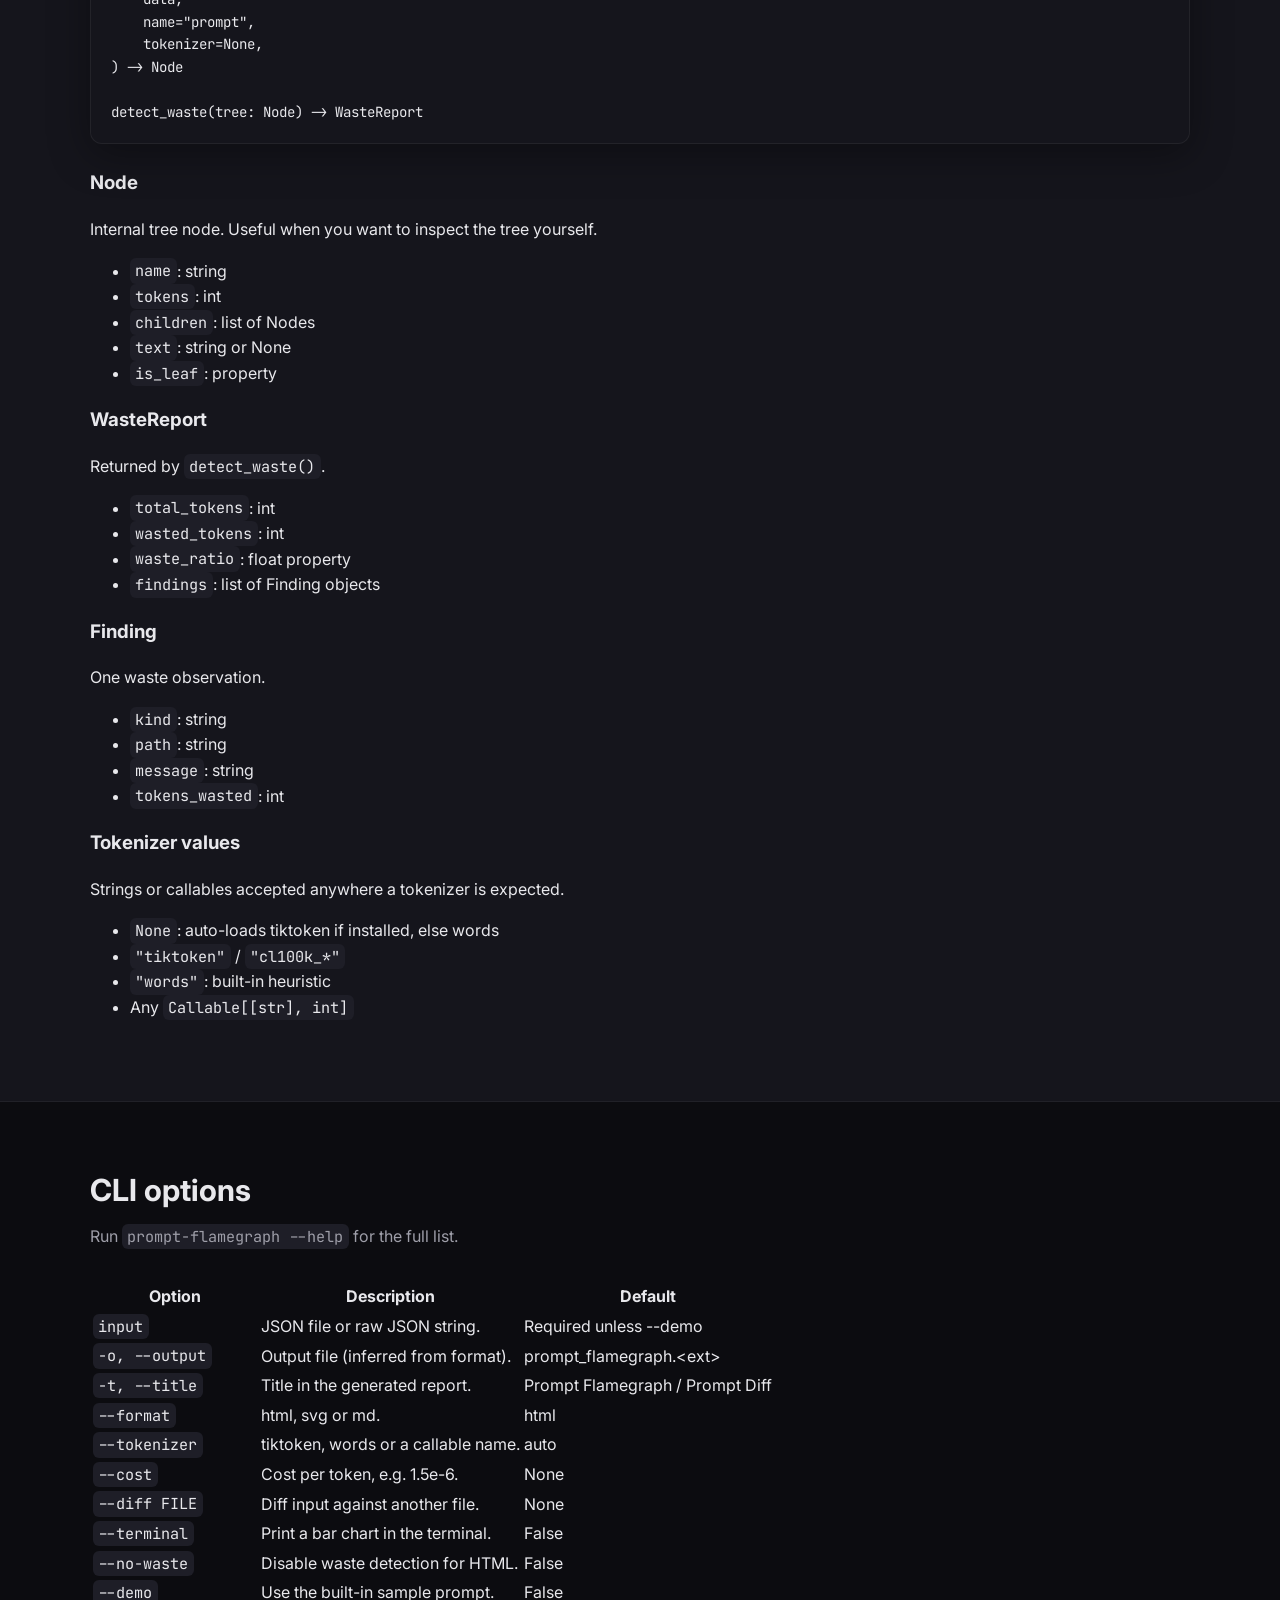
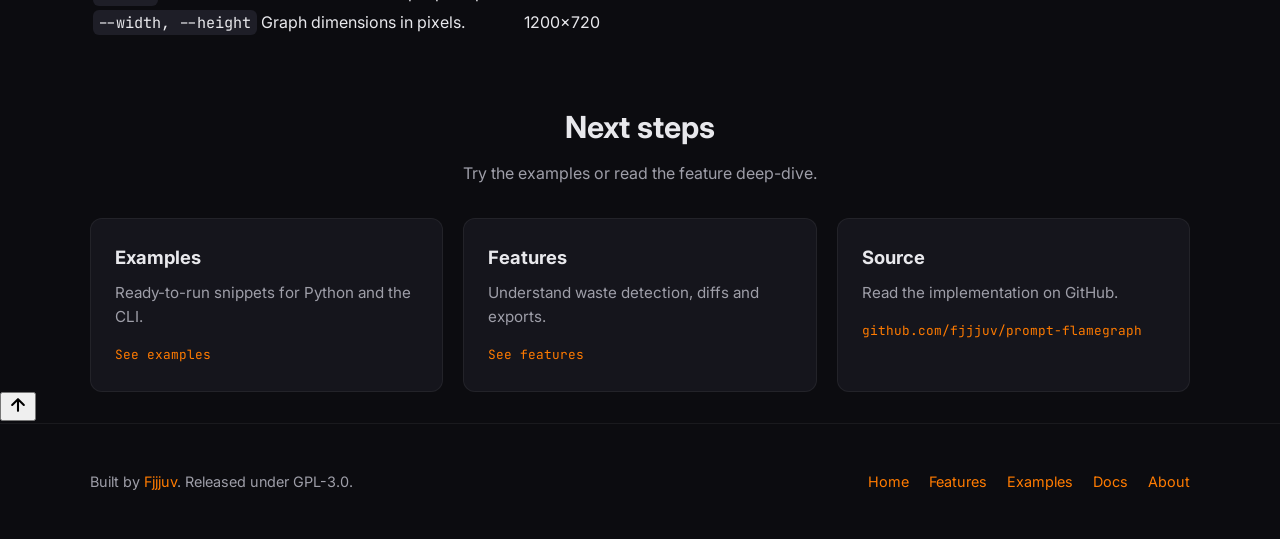
<file: site/documentation.html>
<!doctype html>
<html lang="en">
<head>
  <meta charset="utf-8" />
  <meta name="viewport" content="width=device-width, initial-scale=1" />
  <title>Documentation · prompt-flamegraph</title>
  <meta name="description" content="API reference, CLI options and installation instructions for prompt-flamegraph." />
  <link rel="canonical" href="https://fjjjuv.github.io/prompt-flamegraph/documentation.html" />
  <link rel="preconnect" href="https://fonts.googleapis.com" />
  <link rel="preconnect" href="https://fonts.gstatic.com" crossorigin />
  <link href="https://fonts.googleapis.com/css2?family=Inter:wght@400;500;600;700&family=JetBrains+Mono:wght@400;500&display=swap" rel="stylesheet" />
  <link rel="stylesheet" href="style.css" />
</head>
<body>
  <header class="site-header">
    <nav class="nav container" aria-label="Main navigation">
      <a class="logo" href="index.html">
        <svg class="logo-icon" viewBox="0 0 24 24" aria-hidden="true"><path d="M12 2C8 10 6 14 8 18c2 5 6 4 6 4s4 .8 6-4c2-4 0-8-4-16z" fill="url(#flame)"/><path d="M12 7c-2 4-1 7 0 9 1 2 3 2 4 0 1-2 2-5 0-9-1-2-3-2-4 0z" fill="#fff" opacity=".85"/><defs><linearGradient id="flame" x1="12" y1="2" x2="12" y2="24" gradientUnits="userSpaceOnUse"><stop offset="0%" stop-color="#ffd700"/><stop offset="50%" stop-color="#ff7b00"/><stop offset="100%" stop-color="#ff2a00"/></linearGradient></defs></svg>
        <span>prompt-flamegraph</span>
      </a>
      <ul class="nav-links" id="nav-links">
        <li><a href="index.html">Home</a></li>
        <li><a href="features.html">Features</a></li>
        <li><a href="examples.html">Examples</a></li>
        <li><a href="documentation.html">Docs</a></li>
        <li><a href="about.html">About</a></li>
        <li><a href="https://pypi.org/project/prompt-flamegraph/" target="_blank" rel="noopener">PyPI</a></li>
        <li><a href="https://github.com/fjjjuv/prompt-flamegraph" target="_blank" rel="noopener">GitHub</a></li>
        <li><a href="https://dev.to/fjjjuv/stop-guessing-where-your-llm-prompt-tokens-go-prompt-flamegraph-52nf" target="_blank" rel="noopener">Dev.to</a></li>
      </ul>
      <div class="nav-actions">
        <button id="theme-toggle" class="theme-toggle" aria-label="Toggle color theme">
          <svg class="theme-icon" viewBox="0 0 24 24" aria-hidden="true"><path d="M21 12.79A9 9 0 1 1 11.21 3 7 7 0 0 0 21 12.79z" stroke="currentColor" stroke-width="2" stroke-linecap="round" stroke-linejoin="round" fill="none"/></svg>
        </button>
        <button id="nav-toggle" class="nav-toggle" aria-label="Toggle navigation" aria-expanded="false" aria-controls="nav-links">
          <span></span><span></span><span></span>
        </button>
      </div>
    </nav>
  </header>

  <main>
    <section class="page-hero reveal">
      <div class="container">
        <h1>Documentation</h1>
        <p>Install, import, call. The API is intentionally small so you can start profiling in seconds.</p>
      </div>
    </section>

    <section class="container page-section" id="install">
      <div class="reveal">
        <h2 style="text-align:left">Installation</h2>
        <p class="section-desc" style="text-align:left;margin-left:0">Core package has no required dependencies. Optional extras add <code>tiktoken</code> and <code>rich</code>.</p>
      </div>
      <div class="code-window reveal">
        <div class="code-header"><span class="dot red"></span><span class="dot yellow"></span><span class="dot green"></span><span class="filename">bash</span></div>
        <pre># Base install
pip install prompt-flamegraph

# Accurate OpenAI-style token counts
pip install prompt-flamegraph[tiktoken]

# Prettier terminal output
pip install prompt-flamegraph[rich]</pre>
        <button class="copy code-copy" data-copy="pip install prompt-flamegraph" aria-label="Copy install command">
          <svg width="14" height="14" viewBox="0 0 24 24" fill="none" stroke="currentColor" stroke-width="2"><rect x="9" y="9" width="13" height="13" rx="2"/><path d="M5 15H4a2 2 0 0 1-2-2V4a2 2 0 0 1 2-2h9a2 2 0 0 1 2 2v1"/></svg>
        </button>
      </div>
    </section>

    <section class="features page-section" id="api">
      <div class="container">
        <div class="reveal">
          <h2>Python API</h2>
          <p class="section-desc">All public functions are exported from <code>prompt_flamegraph</code>.</p>
        </div>

        <div class="table-wrap reveal">
          <table>
            <thead><tr><th>Function</th><th>Return</th><th>What it does</th></tr></thead>
            <tbody>
              <tr><td><code>profile_prompt(data, ...)</code></td><td><code>str</code></td><td>Build a tree and write a standalone HTML flamegraph.</td></tr>
              <tr><td><code>diff_prompts(v1, v2, ...)</code></td><td><code>str</code></td><td>Build a diff tree and write a standalone HTML diff.</td></tr>
              <tr><td><code>build_tree(data, name="prompt", tokenizer=None)</code></td><td><code>Node</code></td><td>Build a token tree without rendering.</td></tr>
              <tr><td><code>detect_waste(tree)</code></td><td><code>WasteReport</code></td><td>Find duplicates, oversized categories and too many tools.</td></tr>
              <tr><td><code>count_tokens(text, tokenizer=None)</code></td><td><code>int</code></td><td>Count tokens in a single string.</td></tr>
              <tr><td><code>get_tokenizer(tokenizer=None)</code></td><td><code>Tokenizer</code></td><td>Resolve a tokenizer name or callable.</td></tr>
            </tbody>
          </table>
        </div>

        <div class="code-window reveal" style="margin-top:1.5rem">
          <div class="code-header"><span class="dot red"></span><span class="dot yellow"></span><span class="dot green"></span><span class="filename">python</span></div>
          <pre>profile_prompt(
    data,
    output="prompt_flamegraph.html",  # None to skip writing
    title=None,                        # window title
    tokenizer=None,                    # "tiktoken" | "words" | callable
    cost_per_token=None,               # e.g. 1.5e-6
    detect_waste=True,
    width=1200,
    height=720,
) -> str

diff_prompts(
    v1,
    v2,
    output="prompt_diff.html",
    title=None,
    tokenizer=None,
    cost_per_token=None,
    width=1200,
    height=720,
) -> str

build_tree(
    data,
    name="prompt",
    tokenizer=None,
) -> Node

detect_waste(tree: Node) -> WasteReport</pre>
        </div>

        <div class="two-col" style="margin-top:1.5rem">
          <div class="card reveal">
            <h3>Node</h3>
            <p>Internal tree node. Useful when you want to inspect the tree yourself.</p>
            <ul class="list">
              <li><code>name</code>: string</li>
              <li><code>tokens</code>: int</li>
              <li><code>children</code>: list of Nodes</li>
              <li><code>text</code>: string or None</li>
              <li><code>is_leaf</code>: property</li>
            </ul>
          </div>
          <div class="card reveal">
            <h3>WasteReport</h3>
            <p>Returned by <code>detect_waste()</code>.</p>
            <ul class="list">
              <li><code>total_tokens</code>: int</li>
              <li><code>wasted_tokens</code>: int</li>
              <li><code>waste_ratio</code>: float property</li>
              <li><code>findings</code>: list of Finding objects</li>
            </ul>
          </div>
          <div class="card reveal">
            <h3>Finding</h3>
            <p>One waste observation.</p>
            <ul class="list">
              <li><code>kind</code>: string</li>
              <li><code>path</code>: string</li>
              <li><code>message</code>: string</li>
              <li><code>tokens_wasted</code>: int</li>
            </ul>
          </div>
          <div class="card reveal">
            <h3>Tokenizer values</h3>
            <p>Strings or callables accepted anywhere a tokenizer is expected.</p>
            <ul class="list">
              <li><code>None</code>: auto-loads tiktoken if installed, else words</li>
              <li><code>"tiktoken"</code> / <code>"cl100k_*"</code></li>
              <li><code>"words"</code>: built-in heuristic</li>
              <li>Any <code>Callable[[str], int]</code></li>
            </ul>
          </div>
        </div>
      </div>
    </section>

    <section class="container page-section" id="cli">
      <div class="reveal">
        <h2 style="text-align:left">CLI options</h2>
        <p class="section-desc" style="text-align:left;margin-left:0">Run <code>prompt-flamegraph --help</code> for the full list.</p>
      </div>
      <div class="table-wrap reveal">
        <table>
          <thead><tr><th>Option</th><th>Description</th><th>Default</th></tr></thead>
          <tbody>
            <tr><td><code>input</code></td><td>JSON file or raw JSON string.</td><td>Required unless --demo</td></tr>
            <tr><td><code>-o, --output</code></td><td>Output file (inferred from format).</td><td>prompt_flamegraph.&lt;ext&gt;</td></tr>
            <tr><td><code>-t, --title</code></td><td>Title in the generated report.</td><td>Prompt Flamegraph / Prompt Diff</td></tr>
            <tr><td><code>--format</code></td><td>html, svg or md.</td><td>html</td></tr>
            <tr><td><code>--tokenizer</code></td><td>tiktoken, words or a callable name.</td><td>auto</td></tr>
            <tr><td><code>--cost</code></td><td>Cost per token, e.g. 1.5e-6.</td><td>None</td></tr>
            <tr><td><code>--diff FILE</code></td><td>Diff input against another file.</td><td>None</td></tr>
            <tr><td><code>--terminal</code></td><td>Print a bar chart in the terminal.</td><td>False</td></tr>
            <tr><td><code>--no-waste</code></td><td>Disable waste detection for HTML.</td><td>False</td></tr>
            <tr><td><code>--demo</code></td><td>Use the built-in sample prompt.</td><td>False</td></tr>
            <tr><td><code>--width, --height</code></td><td>Graph dimensions in pixels.</td><td>1200x720</td></tr>
          </tbody>
        </table>
      </div>
    </section>

    <section class="links page-section" id="next">
      <div class="container">
        <div class="reveal" style="text-align:center">
          <h2>Next steps</h2>
          <p class="section-desc">Try the examples or read the feature deep-dive.</p>
        </div>
        <div class="link-grid">
          <a class="link-card reveal" href="examples.html">
            <h3>Examples</h3>
            <p>Ready-to-run snippets for Python and the CLI.</p>
            <span class="link-arrow">See examples</span>
          </a>
          <a class="link-card reveal" href="features.html">
            <h3>Features</h3>
            <p>Understand waste detection, diffs and exports.</p>
            <span class="link-arrow">See features</span>
          </a>
          <a class="link-card reveal" href="https://github.com/fjjjuv/prompt-flamegraph" target="_blank" rel="noopener">
            <h3>Source</h3>
            <p>Read the implementation on GitHub.</p>
            <span class="link-arrow">github.com/fjjjuv/prompt-flamegraph</span>
          </a>
        </div>
      </div>
    </section>
  </main>

  <button id="back-to-top" class="back-to-top" aria-label="Back to top">
    <svg width="20" height="20" viewBox="0 0 24 24" fill="none" stroke="currentColor" stroke-width="2.5" stroke-linecap="round" stroke-linejoin="round"><path d="M12 19V5M5 12l7-7 7 7"/></svg>
  </button>

  <footer class="site-footer">
    <div class="container footer-inner">
      <p>Built by <a href="https://github.com/fjjjuv" target="_blank" rel="noopener">Fjjjuv</a>. Released under GPL-3.0.</p>
      <div class="footer-links">
        <a href="index.html">Home</a>
        <a href="features.html">Features</a>
        <a href="examples.html">Examples</a>
        <a href="documentation.html">Docs</a>
        <a href="about.html">About</a>
      </div>
    </div>
  </footer>

  <script src="components.js"></script>
</body>
</html>
</file>
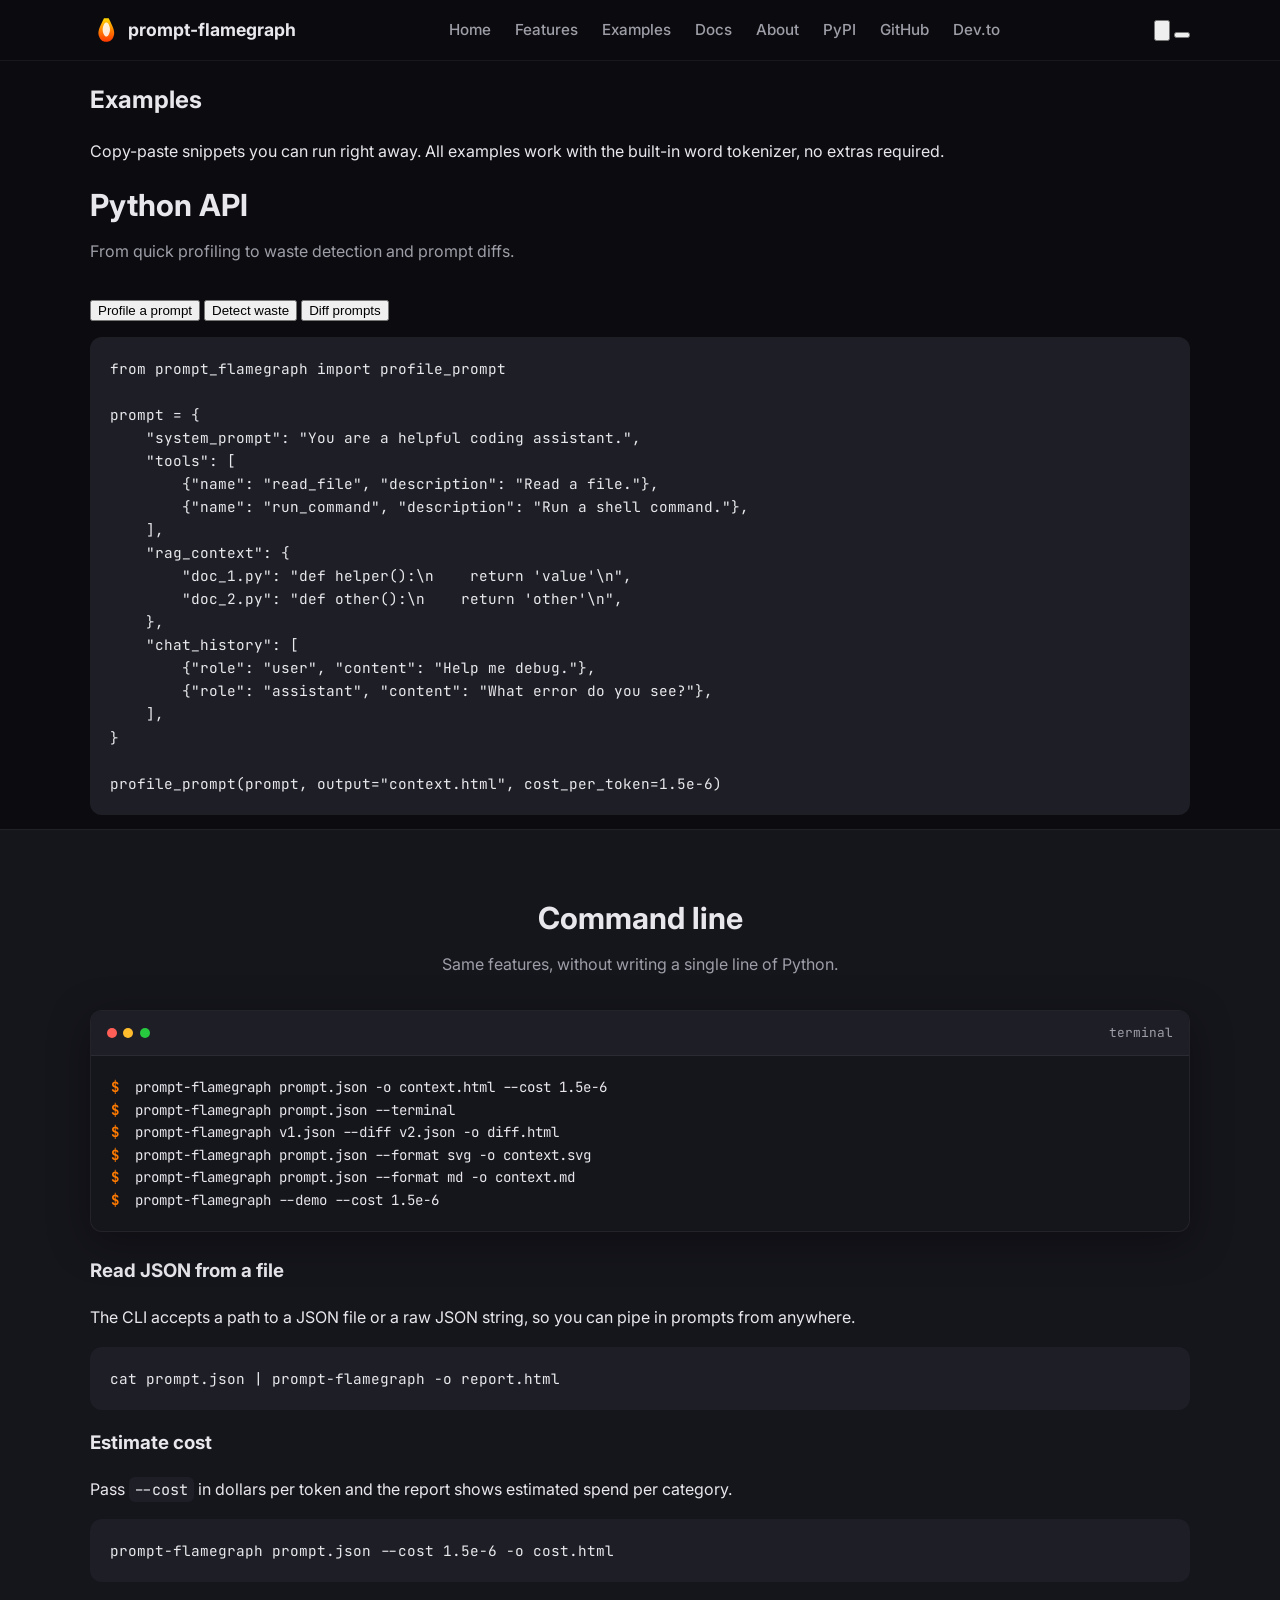
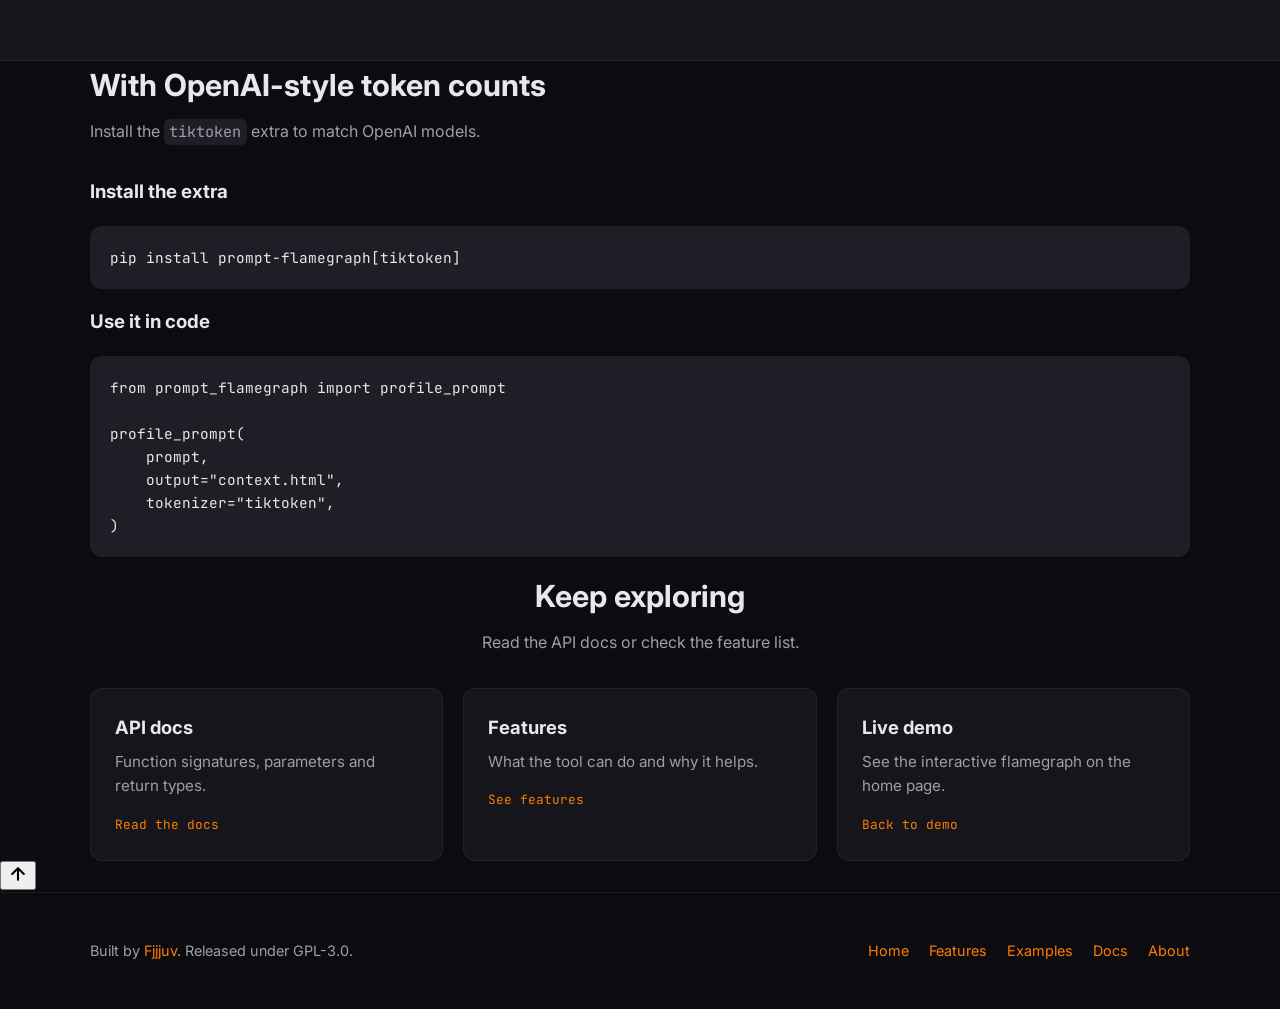
<file: site/examples.html>
<!doctype html>
<html lang="en">
<head>
  <meta charset="utf-8" />
  <meta name="viewport" content="width=device-width, initial-scale=1" />
  <title>Examples · prompt-flamegraph</title>
  <meta name="description" content="Code examples and CLI usage for prompt-flamegraph: profile prompts, detect waste, compare versions and export reports." />
  <link rel="canonical" href="https://fjjjuv.github.io/prompt-flamegraph/examples.html" />
  <link rel="preconnect" href="https://fonts.googleapis.com" />
  <link rel="preconnect" href="https://fonts.gstatic.com" crossorigin />
  <link href="https://fonts.googleapis.com/css2?family=Inter:wght@400;500;600;700&family=JetBrains+Mono:wght@400;500&display=swap" rel="stylesheet" />
  <link rel="stylesheet" href="style.css" />
</head>
<body>
  <header class="site-header">
    <nav class="nav container" aria-label="Main navigation">
      <a class="logo" href="index.html">
        <svg class="logo-icon" viewBox="0 0 24 24" aria-hidden="true"><path d="M12 2C8 10 6 14 8 18c2 5 6 4 6 4s4 .8 6-4c2-4 0-8-4-16z" fill="url(#flame)"/><path d="M12 7c-2 4-1 7 0 9 1 2 3 2 4 0 1-2 2-5 0-9-1-2-3-2-4 0z" fill="#fff" opacity=".85"/><defs><linearGradient id="flame" x1="12" y1="2" x2="12" y2="24" gradientUnits="userSpaceOnUse"><stop offset="0%" stop-color="#ffd700"/><stop offset="50%" stop-color="#ff7b00"/><stop offset="100%" stop-color="#ff2a00"/></linearGradient></defs></svg>
        <span>prompt-flamegraph</span>
      </a>
      <ul class="nav-links" id="nav-links">
        <li><a href="index.html">Home</a></li>
        <li><a href="features.html">Features</a></li>
        <li><a href="examples.html">Examples</a></li>
        <li><a href="documentation.html">Docs</a></li>
        <li><a href="about.html">About</a></li>
        <li><a href="https://pypi.org/project/prompt-flamegraph/" target="_blank" rel="noopener">PyPI</a></li>
        <li><a href="https://github.com/fjjjuv/prompt-flamegraph" target="_blank" rel="noopener">GitHub</a></li>
        <li><a href="https://dev.to/fjjjuv/stop-guessing-where-your-llm-prompt-tokens-go-prompt-flamegraph-52nf" target="_blank" rel="noopener">Dev.to</a></li>
      </ul>
      <div class="nav-actions">
        <button id="theme-toggle" class="theme-toggle" aria-label="Toggle color theme">
          <svg class="theme-icon" viewBox="0 0 24 24" aria-hidden="true"><path d="M21 12.79A9 9 0 1 1 11.21 3 7 7 0 0 0 21 12.79z" stroke="currentColor" stroke-width="2" stroke-linecap="round" stroke-linejoin="round" fill="none"/></svg>
        </button>
        <button id="nav-toggle" class="nav-toggle" aria-label="Toggle navigation" aria-expanded="false" aria-controls="nav-links">
          <span></span><span></span><span></span>
        </button>
      </div>
    </nav>
  </header>

  <main>
    <section class="page-hero reveal">
      <div class="container">
        <h1>Examples</h1>
        <p>Copy-paste snippets you can run right away. All examples work with the built-in word tokenizer, no extras required.</p>
      </div>
    </section>

    <section class="container page-section" id="python">
      <div class="reveal">
        <h2 style="text-align:left">Python API</h2>
        <p class="section-desc" style="text-align:left;margin-left:0">From quick profiling to waste detection and prompt diffs.</p>
      </div>

      <div class="tabs reveal">
        <div role="tablist" aria-label="Python examples">
          <button role="tab" aria-selected="true" data-tab-target="tab-profile" id="tab-profile-btn">Profile a prompt</button>
          <button role="tab" aria-selected="false" data-tab-target="tab-waste" id="tab-waste-btn">Detect waste</button>
          <button role="tab" aria-selected="false" data-tab-target="tab-diff" id="tab-diff-btn">Diff prompts</button>
        </div>
        <div role="tabpanel" id="tab-profile" aria-labelledby="tab-profile-btn">
          <pre>from prompt_flamegraph import profile_prompt

prompt = {
    "system_prompt": "You are a helpful coding assistant.",
    "tools": [
        {"name": "read_file", "description": "Read a file."},
        {"name": "run_command", "description": "Run a shell command."},
    ],
    "rag_context": {
        "doc_1.py": "def helper():\n    return 'value'\n",
        "doc_2.py": "def other():\n    return 'other'\n",
    },
    "chat_history": [
        {"role": "user", "content": "Help me debug."},
        {"role": "assistant", "content": "What error do you see?"},
    ],
}

profile_prompt(prompt, output="context.html", cost_per_token=1.5e-6)</pre>
        </div>
        <div role="tabpanel" id="tab-waste" aria-labelledby="tab-waste-btn" hidden>
          <pre>from prompt_flamegraph import build_tree, detect_waste

tree = build_tree(prompt)
report = detect_waste(tree)

print(f"Total tokens: {report.total_tokens}")
print(f"Wasted: {report.wasted_tokens} ({report.waste_ratio:.1%})")
for finding in report.findings:
    print(f"- {finding.kind}: {finding.message}")</pre>
        </div>
        <div role="tabpanel" id="tab-diff" aria-labelledby="tab-diff-btn" hidden>
          <pre>from prompt_flamegraph import diff_prompts

v1 = {
    "system_prompt": "You are a helpful coding assistant.",
    "tools": ["read_file", "run_command"],
}

v2 = {
    "system_prompt": "You are a helpful coding assistant. Be concise.",
    "tools": ["read_file", "run_command", "search_web"],
}

diff_prompts(v1, v2, output="diff.html")</pre>
        </div>
      </div>
    </section>

    <section class="features page-section" id="cli">
      <div class="container">
        <div class="reveal">
          <h2>Command line</h2>
          <p class="section-desc">Same features, without writing a single line of Python.</p>
        </div>
        <div class="code-window reveal">
          <div class="code-header"><span class="dot red"></span><span class="dot yellow"></span><span class="dot green"></span><span class="filename">terminal</span></div>
          <pre><span class="prompt">$</span> <span class="cmd">prompt-flamegraph prompt.json -o context.html --cost 1.5e-6</span>
<span class="prompt">$</span> <span class="cmd">prompt-flamegraph prompt.json --terminal</span>
<span class="prompt">$</span> <span class="cmd">prompt-flamegraph v1.json --diff v2.json -o diff.html</span>
<span class="prompt">$</span> <span class="cmd">prompt-flamegraph prompt.json --format svg -o context.svg</span>
<span class="prompt">$</span> <span class="cmd">prompt-flamegraph prompt.json --format md -o context.md</span>
<span class="prompt">$</span> <span class="cmd">prompt-flamegraph --demo --cost 1.5e-6</span></pre>
        </div>
        <div class="two-col" style="margin-top:1.5rem">
          <div class="card reveal">
            <h3>Read JSON from a file</h3>
            <p>The CLI accepts a path to a JSON file or a raw JSON string, so you can pipe in prompts from anywhere.</p>
            <pre>cat prompt.json | prompt-flamegraph -o report.html</pre>
          </div>
          <div class="card reveal">
            <h3>Estimate cost</h3>
            <p>Pass <code>--cost</code> in dollars per token and the report shows estimated spend per category.</p>
            <pre>prompt-flamegraph prompt.json --cost 1.5e-6 -o cost.html</pre>
          </div>
        </div>
      </div>
    </section>

    <section class="container page-section" id="openai">
      <div class="reveal">
        <h2 style="text-align:left">With OpenAI-style token counts</h2>
        <p class="section-desc" style="text-align:left;margin-left:0">Install the <code>tiktoken</code> extra to match OpenAI models.</p>
      </div>
      <div class="two-col">
        <div class="card reveal">
          <h3>Install the extra</h3>
          <pre>pip install prompt-flamegraph[tiktoken]</pre>
        </div>
        <div class="card reveal">
          <h3>Use it in code</h3>
          <pre>from prompt_flamegraph import profile_prompt

profile_prompt(
    prompt,
    output="context.html",
    tokenizer="tiktoken",
)</pre>
        </div>
      </div>
    </section>

    <section class="links page-section" id="next">
      <div class="container">
        <div class="reveal" style="text-align:center">
          <h2>Keep exploring</h2>
          <p class="section-desc">Read the API docs or check the feature list.</p>
        </div>
        <div class="link-grid">
          <a class="link-card reveal" href="documentation.html">
            <h3>API docs</h3>
            <p>Function signatures, parameters and return types.</p>
            <span class="link-arrow">Read the docs</span>
          </a>
          <a class="link-card reveal" href="features.html">
            <h3>Features</h3>
            <p>What the tool can do and why it helps.</p>
            <span class="link-arrow">See features</span>
          </a>
          <a class="link-card reveal" href="index.html#demo">
            <h3>Live demo</h3>
            <p>See the interactive flamegraph on the home page.</p>
            <span class="link-arrow">Back to demo</span>
          </a>
        </div>
      </div>
    </section>
  </main>

  <button id="back-to-top" class="back-to-top" aria-label="Back to top">
    <svg width="20" height="20" viewBox="0 0 24 24" fill="none" stroke="currentColor" stroke-width="2.5" stroke-linecap="round" stroke-linejoin="round"><path d="M12 19V5M5 12l7-7 7 7"/></svg>
  </button>

  <footer class="site-footer">
    <div class="container footer-inner">
      <p>Built by <a href="https://github.com/fjjjuv" target="_blank" rel="noopener">Fjjjuv</a>. Released under GPL-3.0.</p>
      <div class="footer-links">
        <a href="index.html">Home</a>
        <a href="features.html">Features</a>
        <a href="examples.html">Examples</a>
        <a href="documentation.html">Docs</a>
        <a href="about.html">About</a>
      </div>
    </div>
  </footer>

  <script src="components.js"></script>
</body>
</html>
</file>
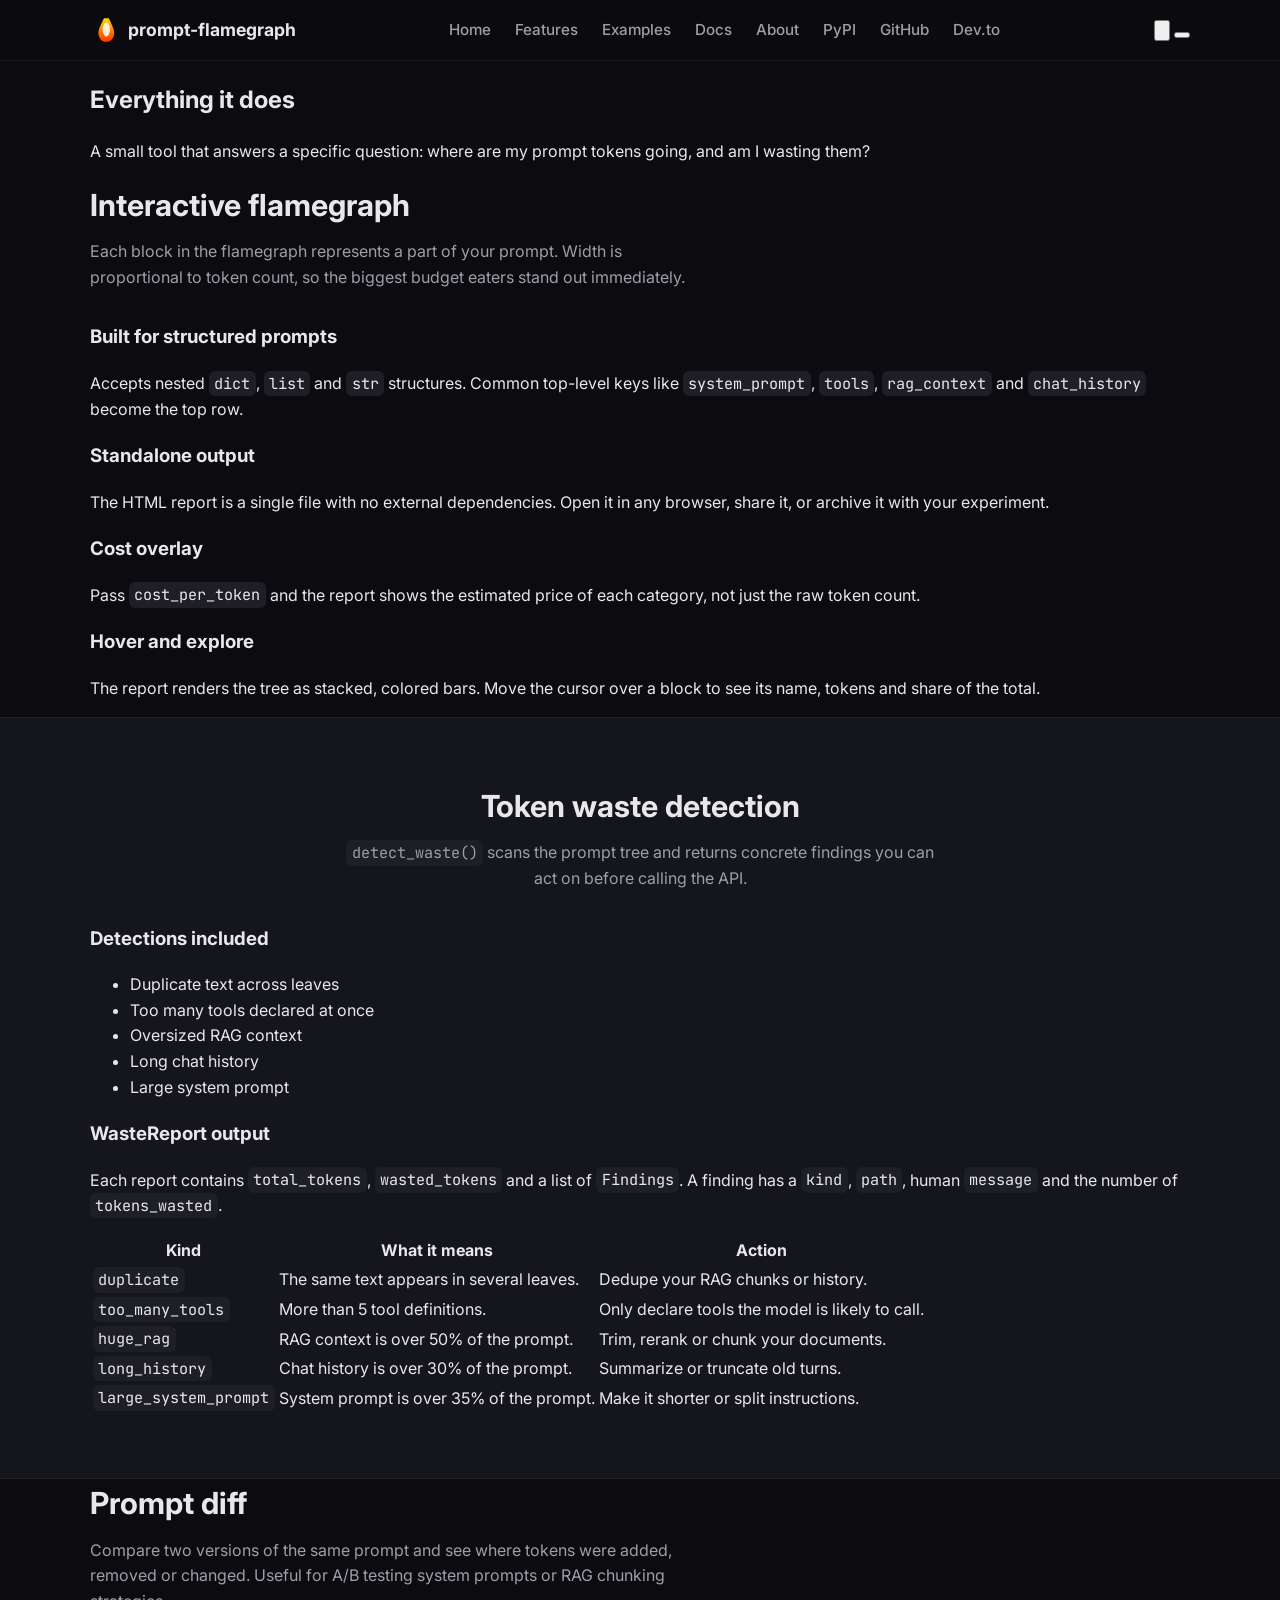
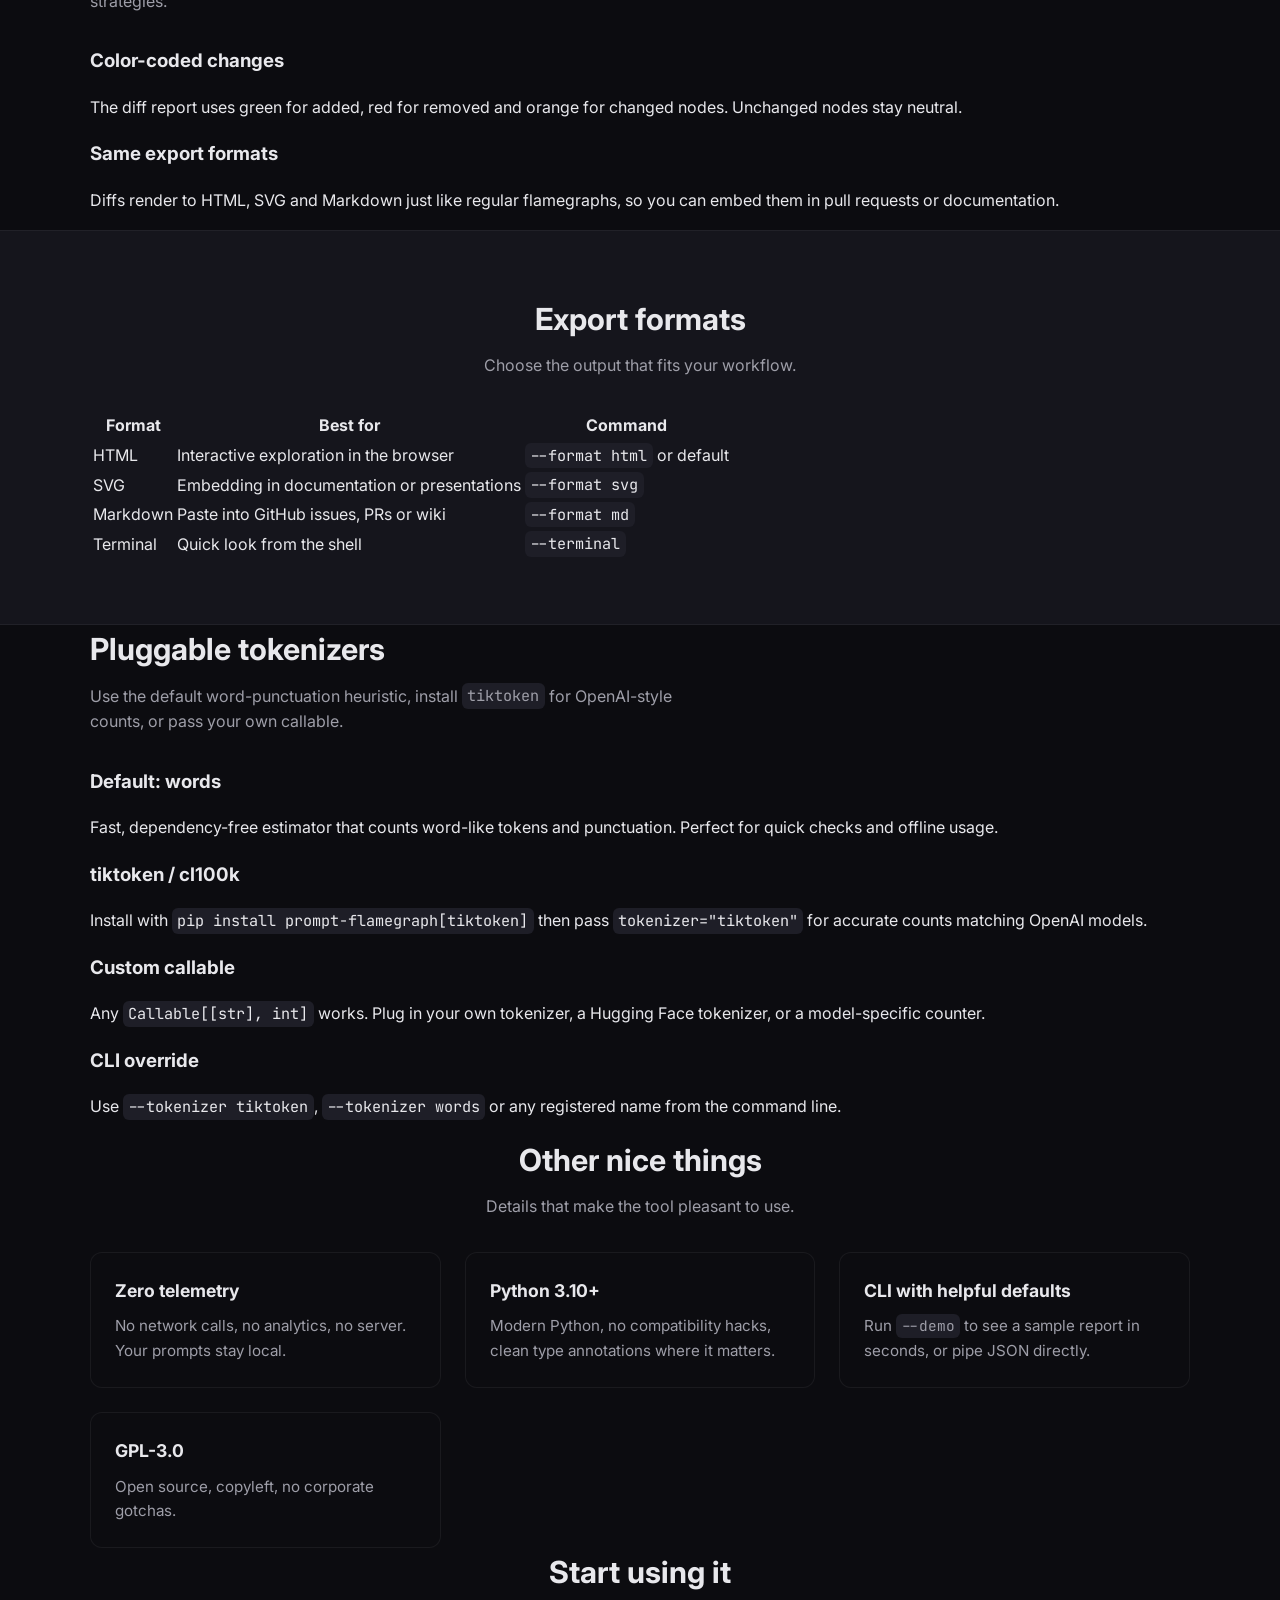
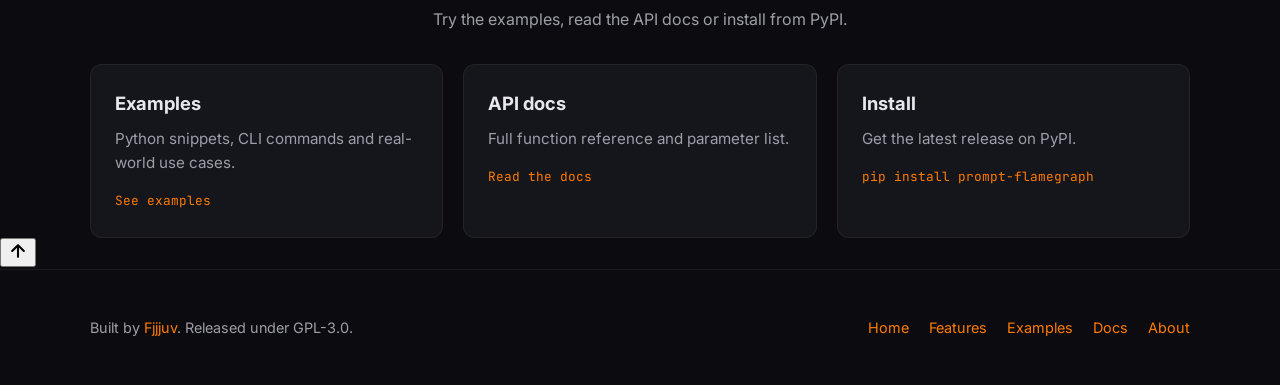
<file: site/features.html>
<!doctype html>
<html lang="en">
<head>
  <meta charset="utf-8" />
  <meta name="viewport" content="width=device-width, initial-scale=1" />
  <title>Features · prompt-flamegraph</title>
  <meta name="description" content="Detailed feature list for prompt-flamegraph: interactive flamegraphs, token waste detection, prompt diff, export formats and pluggable tokenizers." />
  <link rel="canonical" href="https://fjjjuv.github.io/prompt-flamegraph/features.html" />
  <link rel="preconnect" href="https://fonts.googleapis.com" />
  <link rel="preconnect" href="https://fonts.gstatic.com" crossorigin />
  <link href="https://fonts.googleapis.com/css2?family=Inter:wght@400;500;600;700&family=JetBrains+Mono:wght@400;500&display=swap" rel="stylesheet" />
  <link rel="stylesheet" href="style.css" />
</head>
<body>
  <header class="site-header">
    <nav class="nav container" aria-label="Main navigation">
      <a class="logo" href="index.html">
        <svg class="logo-icon" viewBox="0 0 24 24" aria-hidden="true"><path d="M12 2C8 10 6 14 8 18c2 5 6 4 6 4s4 .8 6-4c2-4 0-8-4-16z" fill="url(#flame)"/><path d="M12 7c-2 4-1 7 0 9 1 2 3 2 4 0 1-2 2-5 0-9-1-2-3-2-4 0z" fill="#fff" opacity=".85"/><defs><linearGradient id="flame" x1="12" y1="2" x2="12" y2="24" gradientUnits="userSpaceOnUse"><stop offset="0%" stop-color="#ffd700"/><stop offset="50%" stop-color="#ff7b00"/><stop offset="100%" stop-color="#ff2a00"/></linearGradient></defs></svg>
        <span>prompt-flamegraph</span>
      </a>
      <ul class="nav-links" id="nav-links">
        <li><a href="index.html">Home</a></li>
        <li><a href="features.html">Features</a></li>
        <li><a href="examples.html">Examples</a></li>
        <li><a href="documentation.html">Docs</a></li>
        <li><a href="about.html">About</a></li>
        <li><a href="https://pypi.org/project/prompt-flamegraph/" target="_blank" rel="noopener">PyPI</a></li>
        <li><a href="https://github.com/fjjjuv/prompt-flamegraph" target="_blank" rel="noopener">GitHub</a></li>
        <li><a href="https://dev.to/fjjjuv/stop-guessing-where-your-llm-prompt-tokens-go-prompt-flamegraph-52nf" target="_blank" rel="noopener">Dev.to</a></li>
      </ul>
      <div class="nav-actions">
        <button id="theme-toggle" class="theme-toggle" aria-label="Toggle color theme">
          <svg class="theme-icon" viewBox="0 0 24 24" aria-hidden="true"><path d="M21 12.79A9 9 0 1 1 11.21 3 7 7 0 0 0 21 12.79z" stroke="currentColor" stroke-width="2" stroke-linecap="round" stroke-linejoin="round" fill="none"/></svg>
        </button>
        <button id="nav-toggle" class="nav-toggle" aria-label="Toggle navigation" aria-expanded="false" aria-controls="nav-links">
          <span></span><span></span><span></span>
        </button>
      </div>
    </nav>
  </header>

  <main>
    <section class="page-hero reveal">
      <div class="container">
        <h1>Everything it does</h1>
        <p>A small tool that answers a specific question: where are my prompt tokens going, and am I wasting them?</p>
      </div>
    </section>

    <section class="container page-section" id="flamegraph">
      <div class="reveal">
        <h2 style="text-align:left">Interactive flamegraph</h2>
        <p class="section-desc" style="text-align:left;margin-left:0">Each block in the flamegraph represents a part of your prompt. Width is proportional to token count, so the biggest budget eaters stand out immediately.</p>
      </div>
      <div class="two-col">
        <div class="card reveal">
          <h3>Built for structured prompts</h3>
          <p>Accepts nested <code>dict</code>, <code>list</code> and <code>str</code> structures. Common top-level keys like <code>system_prompt</code>, <code>tools</code>, <code>rag_context</code> and <code>chat_history</code> become the top row.</p>
        </div>
        <div class="card reveal">
          <h3>Standalone output</h3>
          <p>The HTML report is a single file with no external dependencies. Open it in any browser, share it, or archive it with your experiment.</p>
        </div>
        <div class="card reveal">
          <h3>Cost overlay</h3>
          <p>Pass <code>cost_per_token</code> and the report shows the estimated price of each category, not just the raw token count.</p>
        </div>
        <div class="card reveal">
          <h3>Hover and explore</h3>
          <p>The report renders the tree as stacked, colored bars. Move the cursor over a block to see its name, tokens and share of the total.</p>
        </div>
      </div>
    </section>

    <section class="features page-section" id="waste-detection">
      <div class="container">
        <div class="reveal">
          <h2>Token waste detection</h2>
          <p class="section-desc"><code>detect_waste()</code> scans the prompt tree and returns concrete findings you can act on before calling the API.</p>
        </div>
        <div class="two-col">
          <div class="card reveal">
            <h3>Detections included</h3>
            <ul class="list">
              <li>Duplicate text across leaves</li>
              <li>Too many tools declared at once</li>
              <li>Oversized RAG context</li>
              <li>Long chat history</li>
              <li>Large system prompt</li>
            </ul>
          </div>
          <div class="card reveal">
            <h3>WasteReport output</h3>
            <p>Each report contains <code>total_tokens</code>, <code>wasted_tokens</code> and a list of <code>Findings</code>. A finding has a <code>kind</code>, <code>path</code>, human <code>message</code> and the number of <code>tokens_wasted</code>.</p>
          </div>
        </div>
        <div class="table-wrap reveal">
          <table>
            <thead><tr><th>Kind</th><th>What it means</th><th>Action</th></tr></thead>
            <tbody>
              <tr><td><code>duplicate</code></td><td>The same text appears in several leaves.</td><td>Dedupe your RAG chunks or history.</td></tr>
              <tr><td><code>too_many_tools</code></td><td>More than 5 tool definitions.</td><td>Only declare tools the model is likely to call.</td></tr>
              <tr><td><code>huge_rag</code></td><td>RAG context is over 50% of the prompt.</td><td>Trim, rerank or chunk your documents.</td></tr>
              <tr><td><code>long_history</code></td><td>Chat history is over 30% of the prompt.</td><td>Summarize or truncate old turns.</td></tr>
              <tr><td><code>large_system_prompt</code></td><td>System prompt is over 35% of the prompt.</td><td>Make it shorter or split instructions.</td></tr>
            </tbody>
          </table>
        </div>
      </div>
    </section>

    <section class="container page-section" id="diff">
      <div class="reveal">
        <h2 style="text-align:left">Prompt diff</h2>
        <p class="section-desc" style="text-align:left;margin-left:0">Compare two versions of the same prompt and see where tokens were added, removed or changed. Useful for A/B testing system prompts or RAG chunking strategies.</p>
      </div>
      <div class="two-col">
        <div class="card reveal">
          <h3>Color-coded changes</h3>
          <p>The diff report uses green for added, red for removed and orange for changed nodes. Unchanged nodes stay neutral.</p>
        </div>
        <div class="card reveal">
          <h3>Same export formats</h3>
          <p>Diffs render to HTML, SVG and Markdown just like regular flamegraphs, so you can embed them in pull requests or documentation.</p>
        </div>
      </div>
    </section>

    <section class="features page-section" id="exports">
      <div class="container">
        <div class="reveal">
          <h2>Export formats</h2>
          <p class="section-desc">Choose the output that fits your workflow.</p>
        </div>
        <div class="table-wrap reveal">
          <table>
            <thead><tr><th>Format</th><th>Best for</th><th>Command</th></tr></thead>
            <tbody>
              <tr><td>HTML</td><td>Interactive exploration in the browser</td><td><code>--format html</code> or default</td></tr>
              <tr><td>SVG</td><td>Embedding in documentation or presentations</td><td><code>--format svg</code></td></tr>
              <tr><td>Markdown</td><td>Paste into GitHub issues, PRs or wiki</td><td><code>--format md</code></td></tr>
              <tr><td>Terminal</td><td>Quick look from the shell</td><td><code>--terminal</code></td></tr>
            </tbody>
          </table>
        </div>
      </div>
    </section>

    <section class="container page-section" id="tokenizers">
      <div class="reveal">
        <h2 style="text-align:left">Pluggable tokenizers</h2>
        <p class="section-desc" style="text-align:left;margin-left:0">Use the default word-punctuation heuristic, install <code>tiktoken</code> for OpenAI-style counts, or pass your own callable.</p>
      </div>
      <div class="two-col">
        <div class="card reveal">
          <h3>Default: words</h3>
          <p>Fast, dependency-free estimator that counts word-like tokens and punctuation. Perfect for quick checks and offline usage.</p>
        </div>
        <div class="card reveal">
          <h3>tiktoken / cl100k</h3>
          <p>Install with <code>pip install prompt-flamegraph[tiktoken]</code> then pass <code>tokenizer="tiktoken"</code> for accurate counts matching OpenAI models.</p>
        </div>
        <div class="card reveal">
          <h3>Custom callable</h3>
          <p>Any <code>Callable[[str], int]</code> works. Plug in your own tokenizer, a Hugging Face tokenizer, or a model-specific counter.</p>
        </div>
        <div class="card reveal">
          <h3>CLI override</h3>
          <p>Use <code>--tokenizer tiktoken</code>, <code>--tokenizer words</code> or any registered name from the command line.</p>
        </div>
      </div>
    </section>

    <section class="container page-section" id="more">
      <div class="reveal" style="text-align:center">
        <h2>Other nice things</h2>
        <p class="section-desc">Details that make the tool pleasant to use.</p>
      </div>
      <div class="feature-grid">
        <article class="feature reveal">
          <h3>Zero telemetry</h3>
          <p>No network calls, no analytics, no server. Your prompts stay local.</p>
        </article>
        <article class="feature reveal">
          <h3>Python 3.10+</h3>
          <p>Modern Python, no compatibility hacks, clean type annotations where it matters.</p>
        </article>
        <article class="feature reveal">
          <h3>CLI with helpful defaults</h3>
          <p>Run <code>--demo</code> to see a sample report in seconds, or pipe JSON directly.</p>
        </article>
        <article class="feature reveal">
          <h3>GPL-3.0</h3>
          <p>Open source, copyleft, no corporate gotchas.</p>
        </article>
      </div>
    </section>

    <section class="links page-section" id="next">
      <div class="container">
        <div class="reveal" style="text-align:center">
          <h2>Start using it</h2>
          <p class="section-desc">Try the examples, read the API docs or install from PyPI.</p>
        </div>
        <div class="link-grid">
          <a class="link-card reveal" href="examples.html">
            <h3>Examples</h3>
            <p>Python snippets, CLI commands and real-world use cases.</p>
            <span class="link-arrow">See examples</span>
          </a>
          <a class="link-card reveal" href="documentation.html">
            <h3>API docs</h3>
            <p>Full function reference and parameter list.</p>
            <span class="link-arrow">Read the docs</span>
          </a>
          <a class="link-card reveal" href="https://pypi.org/project/prompt-flamegraph/" target="_blank" rel="noopener">
            <h3>Install</h3>
            <p>Get the latest release on PyPI.</p>
            <span class="link-arrow">pip install prompt-flamegraph</span>
          </a>
        </div>
      </div>
    </section>
  </main>

  <button id="back-to-top" class="back-to-top" aria-label="Back to top">
    <svg width="20" height="20" viewBox="0 0 24 24" fill="none" stroke="currentColor" stroke-width="2.5" stroke-linecap="round" stroke-linejoin="round"><path d="M12 19V5M5 12l7-7 7 7"/></svg>
  </button>

  <footer class="site-footer">
    <div class="container footer-inner">
      <p>Built by <a href="https://github.com/fjjjuv" target="_blank" rel="noopener">Fjjjuv</a>. Released under GPL-3.0.</p>
      <div class="footer-links">
        <a href="index.html">Home</a>
        <a href="features.html">Features</a>
        <a href="examples.html">Examples</a>
        <a href="documentation.html">Docs</a>
        <a href="about.html">About</a>
      </div>
    </div>
  </footer>

  <script src="components.js"></script>
</body>
</html>
</file>
<file: style.css>
:root {
  --bg: #0c0c10;
  --surface: #15151c;
  --surface-2: #1e1e27;
  --text: #e8e8ec;
  --text-muted: #9e9ea8;
  --border: rgba(255, 255, 255, 0.08);
  --border-strong: rgba(255, 255, 255, 0.12);
  --brand-1: #ffd700;
  --brand-2: #ff7b00;
  --brand-3: #ff2a00;
  --brand-gradient: linear-gradient(135deg, #ffd700 0%, #ff7b00 50%, #ff2a00 100%);
  --accent: #ff7b00;
  --radius: 12px;
  --shadow: 0 10px 40px rgba(0, 0, 0, 0.35);
  --font: 'Inter', ui-sans-serif, system-ui, sans-serif;
  --mono: 'JetBrains Mono', ui-monospace, monospace;
}



* { box-sizing: border-box; }

html { scroll-behavior: smooth; }

body {
  margin: 0;
  font-family: var(--font);
  background: var(--bg);
  color: var(--text);
  line-height: 1.6;
  -webkit-font-smoothing: antialiased;
  transition: background-color 0.25s ease, color 0.25s ease;
}

a { color: var(--brand-2); text-decoration: none; }
a:hover { text-decoration: underline; }

code, pre { font-family: var(--mono); }

code {
  background: var(--surface-2);
  padding: 0.15em 0.35em;
  border-radius: 6px;
  font-size: 0.95em;
}

pre {
  background: var(--surface-2);
  padding: 1.25rem;
  border-radius: var(--radius);
  overflow-x: auto;
  font-size: 0.9rem;
}

.container {
  width: 92%;
  max-width: 1100px;
  margin: 0 auto;
}

.site-header {
  position: sticky;
  top: 0;
  z-index: 100;
  background: color-mix(in srgb, var(--bg) 85%, transparent);
  backdrop-filter: blur(10px);
  border-bottom: 1px solid var(--border);
}

.nav {
  display: flex;
  align-items: center;
  justify-content: space-between;
  padding: 0.85rem 0;
  gap: 1rem;
}

.logo {
  display: flex;
  align-items: center;
  gap: 0.6rem;
  font-weight: 700;
  font-size: 1.1rem;
  color: var(--text);
  flex-shrink: 0;
}

.logo-icon { width: 28px; height: 28px; }

.nav-toggle {
  display: none;
  background: var(--surface-2);
  border: 1px solid var(--border);
  color: var(--text);
  width: 42px;
  height: 42px;
  border-radius: var(--radius);
  cursor: pointer;
  align-items: center;
  justify-content: center;
  flex-direction: column;
  gap: 5px;
}

.nav-toggle span {
  display: block;
  width: 20px;
  height: 2px;
  background: var(--text);
  border-radius: 2px;
  transition: transform 0.25s, opacity 0.25s;
}

.nav-toggle.open span:nth-child(1) { transform: translateY(7px) rotate(45deg); }
.nav-toggle.open span:nth-child(2) { opacity: 0; }
.nav-toggle.open span:nth-child(3) { transform: translateY(-7px) rotate(-45deg); }

.nav-links {
  display: flex;
  gap: 1.25rem;
  list-style: none;
  margin: 0;
  padding: 0;
  align-items: center;
}

.nav-links a {
  color: var(--text-muted);
  font-weight: 500;
  font-size: 0.95rem;
  position: relative;
  padding: 0.25rem 0;
}

.nav-links a::after {
  content: '';
  position: absolute;
  left: 0;
  bottom: 0;
  width: 0;
  height: 2px;
  background: var(--brand-gradient);
  border-radius: 2px;
  transition: width 0.25s;
}

.nav-links a:hover,
.nav-links a.active {
  color: var(--text);
  text-decoration: none;
}

.nav-links a:hover::after,
.nav-links a.active::after { width: 100%; }

.nav-actions {
  display: flex;
  align-items: center;
  gap: 0.6rem;
  flex-shrink: 0;
}

.lang-switch {
  background: var(--surface);
  color: var(--text);
  border: 1px solid var(--border);
  border-radius: 6px;
  padding: 0.35rem 0.5rem;
  font-family: var(--font);
  font-size: 0.8rem;
  cursor: pointer;
}

.site-header {
  transition: transform 0.25s ease;
}

.site-header.nav-hidden {
  transform: translateY(-100%);
  pointer-events: none;
}

.back-to-top {
  position: fixed;
  bottom: 1.5rem;
  right: 1.5rem;
  z-index: 90;
  width: 44px;
  height: 44px;
  border-radius: 50%;
  background: var(--brand-gradient);
  color: #1a0f00;
  border: none;
  cursor: pointer;
  opacity: 0;
  transform: translateY(12px);
  transition: opacity 0.25s, transform 0.25s;
  pointer-events: none;
  display: flex;
  align-items: center;
  justify-content: center;
  box-shadow: var(--shadow);
}

.back-to-top.visible {
  opacity: 1;
  transform: translateY(0);
  pointer-events: auto;
}

html.js .reveal {
  opacity: 0;
  transform: translateY(20px);
  transition: opacity 0.6s ease, transform 0.6s ease;
}

html.js .reveal.visible { opacity: 1; transform: translateY(0); }

@media (prefers-reduced-motion: reduce) {
  * { transition-duration: 0.01ms !important; animation-duration: 0.01ms !important; }
  html { scroll-behavior: auto; }
  html.js .reveal { opacity: 1; transform: none; }
}

.hero {
  position: relative;
  padding: 5rem 0 4rem;
  overflow: hidden;
}

.hero::before {
  content: '';
  position: absolute;
  inset: 0;
  background: radial-gradient(circle at 50% 0%, rgba(255, 123, 0, 0.18), transparent 60%);
  pointer-events: none;
}



.hero-inner {
  position: relative;
  text-align: center;
}

.hero h1 {
  font-size: clamp(2.2rem, 5vw, 3.6rem);
  font-weight: 800;
  line-height: 1.1;
  margin: 0 0 1.2rem;
  background: var(--brand-gradient);
  -webkit-background-clip: text;
  -webkit-text-fill-color: transparent;
  background-clip: text;
}

.lead {
  font-size: 1.15rem;
  color: var(--text-muted);
  max-width: 680px;
  margin: 0 auto 2rem;
}

.install {
  display: inline-flex;
  align-items: center;
  gap: 0.75rem;
  background: var(--surface);
  border: 1px solid var(--border);
  border-radius: var(--radius);
  padding: 0.6rem 1rem;
  margin-bottom: 1.5rem;
  font-family: var(--mono);
  font-size: 1rem;
  box-shadow: var(--shadow);
}

.copy {
  display: inline-flex;
  align-items: center;
  gap: 0.35rem;
  background: var(--surface-2);
  border: 1px solid var(--border);
  color: var(--text-muted);
  border-radius: 8px;
  padding: 0.4rem 0.7rem;
  cursor: pointer;
  font-size: 0.85rem;
  transition: all 0.2s;
}

.copy:hover { color: var(--text); background: var(--surface); border-color: var(--border-strong); }
.copy.copied { color: #2dd4bf; }

.hero-actions {
  display: flex;
  justify-content: center;
  gap: 1rem;
  flex-wrap: wrap;
  margin-bottom: 1.75rem;
}

.btn {
  display: inline-flex;
  align-items: center;
  padding: 0.85rem 1.4rem;
  border-radius: var(--radius);
  font-weight: 600;
  border: 1px solid transparent;
  transition: transform 0.15s, box-shadow 0.15s;
}

.btn:hover { text-decoration: none; transform: translateY(-2px); }

.btn-primary {
  background: var(--brand-gradient);
  color: #1a0f00;
  box-shadow: 0 6px 24px rgba(255, 123, 0, 0.25);
}

.btn-secondary {
  background: var(--surface);
  color: var(--text);
  border-color: var(--border);
}

.badges { display: flex; justify-content: center; gap: 0.6rem; flex-wrap: wrap; }

.badge {
  background: rgba(255, 123, 0, 0.1);
  color: var(--brand-2);
  border: 1px solid rgba(255, 123, 0, 0.18);
  border-radius: 999px;
  padding: 0.35rem 0.85rem;
  font-size: 0.82rem;
  font-weight: 500;
}

.demo, #quickstart, #waste, #report, #links, #cli, .features, .page-section {
  padding: 4rem 0;
}

section h2 {
  font-size: 1.9rem;
  font-weight: 700;
  margin: 0 0 0.6rem;
  text-align: center;
}

.section-desc {
  color: var(--text-muted);
  text-align: center;
  max-width: 600px;
  margin: 0 auto 2rem;
}

.flamegraph {
  position: relative;
  background: var(--surface);
  border: 1px solid var(--border);
  border-radius: var(--radius);
  padding: 1.25rem;
  box-shadow: var(--shadow);
}

.flamegraph-bars {
  display: flex;
  width: 100%;
  height: 56px;
  border-radius: 8px;
  overflow: hidden;
}

.flamegraph-bar {
  height: 100%;
  display: flex;
  align-items: center;
  justify-content: center;
  font-size: 0.75rem;
  font-weight: 600;
  color: rgba(0, 0, 0, 0.7);
  cursor: pointer;
  transition: filter 0.2s, transform 0.2s;
  position: relative;
  white-space: nowrap;
  overflow: hidden;
  text-overflow: ellipsis;
  padding: 0 0.4rem;
}

.flamegraph-bar:hover { filter: brightness(1.15); transform: scaleY(1.05); z-index: 2; }

.flamegraph-tooltip {
  position: absolute;
  display: none;
  background: var(--surface-2);
  border: 1px solid var(--border);
  border-radius: 8px;
  padding: 0.6rem 0.8rem;
  font-size: 0.85rem;
  pointer-events: none;
  z-index: 10;
  box-shadow: var(--shadow);
  white-space: nowrap;
  color: var(--text);
}

.flamegraph-legend {
  display: flex;
  flex-wrap: wrap;
  gap: 0.8rem 1.2rem;
  margin-top: 1rem;
  justify-content: center;
}

.legend-item {
  display: flex;
  align-items: center;
  gap: 0.4rem;
  font-size: 0.85rem;
  color: var(--text-muted);
  cursor: pointer;
}

.legend-color {
  width: 12px;
  height: 12px;
  border-radius: 3px;
}

.demo-total {
  text-align: center;
  margin-top: 1.25rem;
  color: var(--text-muted);
  font-size: 0.95rem;
}

.features { background: var(--surface); border-top: 1px solid var(--border); border-bottom: 1px solid var(--border); }

.feature-grid {
  display: grid;
  grid-template-columns: repeat(auto-fit, minmax(280px, 1fr));
  gap: 1.5rem;
  margin-top: 2rem;
}

.feature {
  background: var(--bg);
  border: 1px solid var(--border);
  border-radius: var(--radius);
  padding: 1.5rem;
  transition: transform 0.2s, border-color 0.2s;
}

.feature:hover { transform: translateY(-4px); border-color: rgba(255, 123, 0, 0.3); }

.feature h3 { margin: 0 0 0.6rem; font-size: 1.1rem; color: var(--text); }
.feature p { margin: 0; color: var(--text-muted); font-size: 0.95rem; }

.code-window {
  position: relative;
  background: var(--surface);
  border: 1px solid var(--border);
  border-radius: var(--radius);
  overflow: hidden;
  box-shadow: var(--shadow);
}

.code-header {
  display: flex;
  align-items: center;
  gap: 0.4rem;
  padding: 0.75rem 1rem;
  background: var(--surface-2);
  border-bottom: 1px solid var(--border);
}

.dot { width: 10px; height: 10px; border-radius: 50%; }
.dot.red { background: #ff5f56; }
.dot.yellow { background: #ffbd2e; }
.dot.green { background: #27c93f; }

.filename {
  margin-left: auto;
  font-family: var(--mono);
  font-size: 0.8rem;
  color: var(--text-muted);
}

.code-window pre { margin: 0; background: transparent; border-radius: 0; font-size: 0.88rem; line-height: 1.6; }

.code-copy {
  position: absolute;
  top: 0.65rem;
  right: 0.65rem;
  padding: 0.35rem;
}

.terminal { background: var(--surface-2); }
.terminal pre { max-width: 100%; overflow-x: auto; }
.prompt { color: var(--brand-2); font-weight: 700; margin-right: 0.5rem; }
.cmd { color: var(--text); }

.screenshot { background: var(--surface); }
.screenshot img {
  display: block;
  width: 100%;
  max-width: 900px;
  margin: 2rem auto 0;
  border-radius: var(--radius);
  border: 1px solid var(--border);
  box-shadow: var(--shadow);
}

.report-preview {
  position: relative;
  max-width: 900px;
  margin: 2rem auto 0;
  border-radius: var(--radius);
  border: 1px solid var(--border);
  background: #0c0c10;
  box-shadow: var(--shadow);
  overflow: hidden;
}
.report-header {
  padding: 1.25rem 1.5rem;
  background: #111118;
  border-bottom: 1px solid var(--border);
}
.report-header h3 {
  margin: 0 0 0.5rem;
  font-size: 1.25rem;
  color: var(--text);
}
.report-meta {
  display: flex;
  gap: 1.5rem;
  flex-wrap: wrap;
  font-size: 0.9rem;
  color: var(--text-muted);
}
.report-meta strong { color: var(--text); }
.report-cost {
  margin-top: 0.5rem;
  font-size: 0.9rem;
  color: var(--brand-2);
}
.report-graph {
  padding: 1.25rem 1.5rem 1rem;
  overflow-x: auto;
  scrollbar-width: thin;
  scrollbar-color: var(--border) transparent;
}
.report-graph::-webkit-scrollbar {
  height: 6px;
}
.report-graph::-webkit-scrollbar-track {
  background: transparent;
}
.report-graph::-webkit-scrollbar-thumb {
  background: var(--border);
  border-radius: 3px;
}
.report-rows {
  display: flex;
  flex-direction: column;
  gap: 4px;
  min-width: 100%;
}
.report-row {
  display: flex;
  gap: 3px;
  width: 100%;
}
.report-bar {
  height: 30px;
  border-radius: 4px;
  display: flex;
  align-items: center;
  justify-content: center;
  font-size: 12px;
  color: #fff;
  overflow: hidden;
  white-space: nowrap;
  text-overflow: ellipsis;
  padding: 0 4px;
  min-width: 2px;
  flex: 0 1 auto;
  transform: scaleX(0);
  transform-origin: left;
  opacity: 0;
  transition: transform 0.45s ease, opacity 0.45s ease, filter 0.15s;
  cursor: pointer;
}
.report-bar:hover { filter: brightness(1.2); }
.report-graph.is-visible .report-bar {
  transform: scaleX(1);
  opacity: 1;
}
.report-tooltip {
  display: none;
  position: absolute;
  background: var(--surface-2);
  border: 1px solid var(--border);
  border-radius: 8px;
  padding: 0.5rem 0.75rem;
  font-size: 0.85rem;
  color: var(--text);
  pointer-events: none;
  z-index: 50;
  box-shadow: var(--shadow);
  white-space: nowrap;
}
.report-tooltip strong { color: var(--brand-2); }
.report-legend {
  display: flex;
  flex-wrap: wrap;
  gap: 0.5rem 1rem;
  margin: 0;
  padding: 0.85rem 1.5rem 1rem;
  font-size: 0.8rem;
  color: var(--text-muted);
  border-top: 1px solid var(--border);
}
.report-legend-item {
  display: inline-flex;
  align-items: center;
  gap: 0.4rem;
}
.report-legend-color {
  width: 10px;
  height: 10px;
  border-radius: 2px;
  flex-shrink: 0;
}
.report-footer {
  padding: 1rem 1.5rem;
  font-size: 0.85rem;
  color: var(--text-muted);
  border-top: 1px solid var(--border);
}
.report-footer code {
  background: var(--surface-2);
  padding: 0.15em 0.35em;
  border-radius: 6px;
}

.links { background: var(--bg); }

.link-grid {
  display: grid;
  grid-template-columns: repeat(auto-fit, minmax(260px, 1fr));
  gap: 1.25rem;
  margin-top: 2rem;
}

.link-card {
  display: block;
  background: var(--surface);
  border: 1px solid var(--border);
  border-radius: var(--radius);
  padding: 1.5rem;
  color: var(--text);
  transition: transform 0.2s, border-color 0.2s;
}

.link-card:hover { text-decoration: none; transform: translateY(-4px); border-color: rgba(255, 123, 0, 0.3); }

.link-card.soon { cursor: default; }
.link-card.soon:hover { transform: none; border-color: var(--border); }
.link-card.soon .link-arrow { color: var(--text-muted); }

.link-card h3 { margin: 0 0 0.5rem; font-size: 1.15rem; }
.link-card p { margin: 0 0 0.75rem; color: var(--text-muted); font-size: 0.95rem; }

.link-arrow {
  font-family: var(--mono);
  font-size: 0.8rem;
  color: var(--brand-2);
}

.page-hero {
  padding: 4rem 0 3rem;
  text-align: center;
  border-bottom: 1px solid var(--border);
  background: var(--surface);
}

.page-hero h1 {
  font-size: clamp(2rem, 5vw, 3rem);
  font-weight: 800;
  margin: 0 0 0.8rem;
  background: var(--brand-gradient);
  -webkit-background-clip: text;
  -webkit-text-fill-color: transparent;
  background-clip: text;
}

.page-hero p {
  color: var(--text-muted);
  max-width: 640px;
  margin: 0 auto;
  font-size: 1.05rem;
}

.two-col {
  display: grid;
  grid-template-columns: 1fr 1fr;
  gap: 1.5rem;
  align-items: start;
}

.card {
  background: var(--surface);
  border: 1px solid var(--border);
  border-radius: var(--radius);
  padding: 1.5rem;
  box-shadow: var(--shadow);
}

.card h3 { margin: 0 0 0.6rem; }
.card p { color: var(--text-muted); margin: 0 0 0.75rem; }
.card pre { margin: 0.75rem 0 0; font-size: 0.85rem; }

.list {
  list-style: none;
  padding: 0;
  margin: 0;
  display: grid;
  gap: 0.75rem;
}

.list li {
  padding-left: 1.5rem;
  position: relative;
  color: var(--text-muted);
}

.list li::before {
  content: '•';
  position: absolute;
  left: 0;
  color: var(--brand-2);
  font-weight: 700;
}

.table-wrap {
  overflow-x: auto;
  border: 1px solid var(--border);
  border-radius: var(--radius);
  background: var(--surface);
  margin-top: 1.5rem;
}

table {
  width: 100%;
  border-collapse: collapse;
  font-size: 0.95rem;
}

th, td {
  padding: 0.85rem 1rem;
  text-align: left;
  border-bottom: 1px solid var(--border);
}

th { font-weight: 600; color: var(--text); background: var(--surface-2); }
tr:last-child td { border-bottom: none; }

.tabs {
  border: 1px solid var(--border);
  border-radius: var(--radius);
  background: var(--surface);
  overflow: hidden;
  margin-top: 1.5rem;
}

.tabs [role="tablist"] {
  display: flex;
  background: var(--surface-2);
  border-bottom: 1px solid var(--border);
  overflow-x: auto;
}

.tabs [role="tab"] {
  background: transparent;
  border: none;
  color: var(--text-muted);
  padding: 0.85rem 1.25rem;
  font-family: var(--mono);
  font-size: 0.85rem;
  cursor: pointer;
  border-bottom: 2px solid transparent;
  transition: color 0.2s, border-color 0.2s;
  white-space: nowrap;
}

.tabs [role="tab"]:hover { color: var(--text); }
.tabs [role="tab"][aria-selected="true"] {
  color: var(--brand-2);
  border-bottom-color: var(--brand-2);
}

.tabs [role="tabpanel"] { padding: 1.25rem; }
.tabs [role="tabpanel"][hidden] { display: none; }
.tabs [role="tabpanel"] pre { margin: 0; font-size: 0.85rem; }

.site-footer {
  border-top: 1px solid var(--border);
  padding: 2rem 0;
  color: var(--text-muted);
  font-size: 0.9rem;
}

.footer-inner {
  display: flex;
  justify-content: space-between;
  align-items: center;
  flex-wrap: wrap;
  gap: 1rem;
}

.footer-links { display: flex; gap: 1.25rem; flex-wrap: wrap; }

@media (max-width: 860px) {
  .nav-toggle { display: flex; }
  .nav-links {
    position: fixed;
    top: 68px;
    left: 0;
    right: 0;
    flex-direction: column;
    background: var(--surface);
    border-bottom: 1px solid var(--border);
    padding: 1.25rem;
    gap: 0.9rem;
    transform: translateY(-120%);
    visibility: hidden;
    transition: transform 0.25s ease, visibility 0s 0.25s;
    z-index: 99;
    align-items: flex-start;
  }
  .nav-links.open {
    transform: translateY(0);
    visibility: visible;
    transition: transform 0.25s ease;
  }
  .nav-links li { width: 100%; }
  .nav-links a { display: block; width: 100%; padding: 0.6rem 0; }
  .nav-actions { margin-left: auto; }
}

@media (max-width: 640px) {
  .report-bar { height: 26px; font-size: 11px; padding: 0 2px; }
  .report-meta { gap: 1rem; font-size: 0.82rem; }
  .report-graph { padding: 1rem; gap: 3px; }
  .report-header { padding: 1rem; }
  .report-footer { padding: 0.85rem 1rem; font-size: 0.78rem; }
  .hero { padding: 3rem 0; }
  .install { flex-direction: column; align-items: stretch; width: 100%; }
  .demo, #quickstart, #waste, #report, #links, #cli, .features, .page-section { padding: 2.5rem 0; }
  .footer-inner { flex-direction: column; text-align: center; }
  .two-col { grid-template-columns: 1fr; }
  .link-grid { grid-template-columns: 1fr; }
  .feature-grid { grid-template-columns: 1fr; }
  .nav { flex-wrap: wrap; }
  .page-hero { padding: 3rem 0 2.5rem; }
  .code-window pre, .terminal pre { font-size: 0.78rem; }
  .flamegraph-bars { height: 44px; }
}
</file>
<file: site/style.css>
:root {
  --bg: #0c0c10;
  --surface: #15151c;
  --surface-2: #1e1e27;
  --text: #e8e8ec;
  --text-muted: #9e9ea8;
  --brand-1: #ffd700;
  --brand-2: #ff7b00;
  --brand-3: #ff2a00;
  --brand-gradient: linear-gradient(135deg, #ffd700 0%, #ff7b00 50%, #ff2a00 100%);
  --accent: #ff7b00;
  --radius: 12px;
  --shadow: 0 10px 40px rgba(0, 0, 0, 0.35);
  --font: 'Inter', ui-sans-serif, system-ui, sans-serif;
  --mono: 'JetBrains Mono', ui-monospace, monospace;
}

* { box-sizing: border-box; }

html { scroll-behavior: smooth; }

body {
  margin: 0;
  font-family: var(--font);
  background: var(--bg);
  color: var(--text);
  line-height: 1.6;
  -webkit-font-smoothing: antialiased;
}

a { color: var(--brand-2); text-decoration: none; }
a:hover { text-decoration: underline; }

code, pre { font-family: var(--mono); }

code {
  background: var(--surface-2);
  padding: 0.15em 0.35em;
  border-radius: 6px;
  font-size: 0.95em;
}

pre {
  background: var(--surface-2);
  padding: 1.25rem;
  border-radius: var(--radius);
  overflow-x: auto;
  font-size: 0.9rem;
}

.container {
  width: 92%;
  max-width: 1100px;
  margin: 0 auto;
}

.site-header {
  position: sticky;
  top: 0;
  z-index: 100;
  background: rgba(12, 12, 16, 0.85);
  backdrop-filter: blur(10px);
  border-bottom: 1px solid rgba(255, 255, 255, 0.06);
}

.nav {
  display: flex;
  align-items: center;
  justify-content: space-between;
  padding: 1rem 0;
}

.logo {
  display: flex;
  align-items: center;
  gap: 0.6rem;
  font-weight: 700;
  font-size: 1.1rem;
  color: var(--text);
}

.logo-icon { width: 28px; height: 28px; }

.nav-links {
  display: flex;
  gap: 1.5rem;
  list-style: none;
  margin: 0;
  padding: 0;
}

.nav-links a { color: var(--text-muted); font-weight: 500; font-size: 0.95rem; }
.nav-links a:hover { color: var(--text); text-decoration: none; }

.hero {
  position: relative;
  padding: 5rem 0 4rem;
  overflow: hidden;
}

.hero::before {
  content: '';
  position: absolute;
  inset: 0;
  background: radial-gradient(circle at 50% 0%, rgba(255, 123, 0, 0.18), transparent 60%);
  pointer-events: none;
}

.hero-inner {
  position: relative;
  text-align: center;
}

.hero h1 {
  font-size: clamp(2.2rem, 5vw, 3.6rem);
  font-weight: 800;
  line-height: 1.1;
  margin: 0 0 1.2rem;
  background: var(--brand-gradient);
  -webkit-background-clip: text;
  -webkit-text-fill-color: transparent;
  background-clip: text;
}

.lead {
  font-size: 1.15rem;
  color: var(--text-muted);
  max-width: 680px;
  margin: 0 auto 2rem;
}

.install {
  display: inline-flex;
  align-items: center;
  gap: 0.75rem;
  background: var(--surface);
  border: 1px solid rgba(255, 255, 255, 0.08);
  border-radius: var(--radius);
  padding: 0.6rem 1rem;
  margin-bottom: 1.5rem;
  font-family: var(--mono);
  font-size: 1rem;
  box-shadow: var(--shadow);
}

.copy {
  display: inline-flex;
  align-items: center;
  gap: 0.35rem;
  background: var(--surface-2);
  border: 1px solid rgba(255, 255, 255, 0.08);
  color: var(--text-muted);
  border-radius: 8px;
  padding: 0.4rem 0.7rem;
  cursor: pointer;
  font-size: 0.85rem;
  transition: all 0.2s;
}

.copy:hover { color: var(--text); background: #2a2a35; }
.copy.copied { color: #2dd4bf; }

.hero-actions {
  display: flex;
  justify-content: center;
  gap: 1rem;
  flex-wrap: wrap;
  margin-bottom: 1.75rem;
}

.btn {
  display: inline-flex;
  align-items: center;
  padding: 0.85rem 1.4rem;
  border-radius: var(--radius);
  font-weight: 600;
  border: 1px solid transparent;
  transition: transform 0.15s, box-shadow 0.15s;
}

.btn:hover { text-decoration: none; transform: translateY(-2px); }

.btn-primary {
  background: var(--brand-gradient);
  color: #1a0f00;
  box-shadow: 0 6px 24px rgba(255, 123, 0, 0.25);
}

.btn-secondary {
  background: var(--surface);
  color: var(--text);
  border-color: rgba(255, 255, 255, 0.1);
}

.badges { display: flex; justify-content: center; gap: 0.6rem; flex-wrap: wrap; }

.badge {
  background: rgba(255, 123, 0, 0.1);
  color: var(--brand-2);
  border: 1px solid rgba(255, 123, 0, 0.18);
  border-radius: 999px;
  padding: 0.35rem 0.85rem;
  font-size: 0.82rem;
  font-weight: 500;
}

.demo, #quickstart, #waste, #report, #links, #cli, .features {
  padding: 4rem 0;
}

section h2 {
  font-size: 1.9rem;
  font-weight: 700;
  margin: 0 0 0.6rem;
  text-align: center;
}

.section-desc {
  color: var(--text-muted);
  text-align: center;
  max-width: 600px;
  margin: 0 auto 2rem;
}

.flamegraph {
  position: relative;
  background: var(--surface);
  border: 1px solid rgba(255, 255, 255, 0.06);
  border-radius: var(--radius);
  padding: 1.25rem;
  box-shadow: var(--shadow);
}

.flamegraph-bars {
  display: flex;
  width: 100%;
  height: 56px;
  border-radius: 8px;
  overflow: hidden;
}

.flamegraph-bar {
  height: 100%;
  display: flex;
  align-items: center;
  justify-content: center;
  font-size: 0.75rem;
  font-weight: 600;
  color: rgba(0, 0, 0, 0.7);
  cursor: pointer;
  transition: filter 0.2s, transform 0.2s;
  position: relative;
  white-space: nowrap;
  overflow: hidden;
  text-overflow: ellipsis;
  padding: 0 0.4rem;
}

.flamegraph-bar:hover { filter: brightness(1.15); transform: scaleY(1.05); z-index: 2; }

.flamegraph-tooltip {
  position: absolute;
  display: none;
  background: #1e1e27;
  border: 1px solid rgba(255, 255, 255, 0.1);
  border-radius: 8px;
  padding: 0.6rem 0.8rem;
  font-size: 0.85rem;
  pointer-events: none;
  z-index: 10;
  box-shadow: var(--shadow);
  white-space: nowrap;
}

.flamegraph-legend {
  display: flex;
  flex-wrap: wrap;
  gap: 0.8rem 1.2rem;
  margin-top: 1rem;
  justify-content: center;
}

.legend-item {
  display: flex;
  align-items: center;
  gap: 0.4rem;
  font-size: 0.85rem;
  color: var(--text-muted);
  cursor: pointer;
}

.legend-color {
  width: 12px;
  height: 12px;
  border-radius: 3px;
}

.demo-total {
  text-align: center;
  margin-top: 1.25rem;
  color: var(--text-muted);
  font-size: 0.95rem;
}

.features { background: var(--surface); border-top: 1px solid rgba(255, 255, 255, 0.05); border-bottom: 1px solid rgba(255, 255, 255, 0.05); }

.feature-grid {
  display: grid;
  grid-template-columns: repeat(auto-fit, minmax(280px, 1fr));
  gap: 1.5rem;
  margin-top: 2rem;
}

.feature {
  background: var(--bg);
  border: 1px solid rgba(255, 255, 255, 0.06);
  border-radius: var(--radius);
  padding: 1.5rem;
  transition: transform 0.2s, border-color 0.2s;
}

.feature:hover { transform: translateY(-4px); border-color: rgba(255, 123, 0, 0.3); }

.feature h3 { margin: 0 0 0.6rem; font-size: 1.1rem; color: var(--text); }
.feature p { margin: 0; color: var(--text-muted); font-size: 0.95rem; }

.code-window {
  position: relative;
  background: var(--surface);
  border: 1px solid rgba(255, 255, 255, 0.06);
  border-radius: var(--radius);
  overflow: hidden;
  box-shadow: var(--shadow);
}

.code-header {
  display: flex;
  align-items: center;
  gap: 0.4rem;
  padding: 0.75rem 1rem;
  background: var(--surface-2);
  border-bottom: 1px solid rgba(255, 255, 255, 0.06);
}

.dot { width: 10px; height: 10px; border-radius: 50%; }
.dot.red { background: #ff5f56; }
.dot.yellow { background: #ffbd2e; }
.dot.green { background: #27c93f; }

.filename {
  margin-left: auto;
  font-family: var(--mono);
  font-size: 0.8rem;
  color: var(--text-muted);
}

.code-window pre { margin: 0; background: transparent; border-radius: 0; font-size: 0.88rem; line-height: 1.6; }

.code-copy {
  position: absolute;
  top: 0.65rem;
  right: 0.65rem;
  padding: 0.35rem;
}

.terminal { background: var(--surface-2); }
.terminal pre { max-width: 100%; overflow-x: auto; }
.prompt { color: var(--brand-2); font-weight: 700; margin-right: 0.5rem; }
.cmd { color: var(--text); }

.screenshot { background: var(--surface); }
.screenshot img {
  display: block;
  width: 100%;
  max-width: 900px;
  margin: 2rem auto 0;
  border-radius: var(--radius);
  border: 1px solid rgba(255, 255, 255, 0.08);
  box-shadow: var(--shadow);
}

.links { background: var(--bg); }

.link-grid {
  display: grid;
  grid-template-columns: repeat(auto-fit, minmax(260px, 1fr));
  gap: 1.25rem;
  margin-top: 2rem;
}

.link-card {
  display: block;
  background: var(--surface);
  border: 1px solid rgba(255, 255, 255, 0.06);
  border-radius: var(--radius);
  padding: 1.5rem;
  color: var(--text);
  transition: transform 0.2s, border-color 0.2s;
}

.link-card:hover { text-decoration: none; transform: translateY(-4px); border-color: rgba(255, 123, 0, 0.3); }

.link-card h3 { margin: 0 0 0.5rem; font-size: 1.15rem; }
.link-card p { margin: 0 0 0.75rem; color: var(--text-muted); font-size: 0.95rem; }

.link-arrow {
  font-family: var(--mono);
  font-size: 0.8rem;
  color: var(--brand-2);
}

.site-footer {
  border-top: 1px solid rgba(255, 255, 255, 0.06);
  padding: 2rem 0;
  color: var(--text-muted);
  font-size: 0.9rem;
}

.footer-inner {
  display: flex;
  justify-content: space-between;
  align-items: center;
  flex-wrap: wrap;
  gap: 1rem;
}

.footer-links { display: flex; gap: 1.25rem; }

@media (max-width: 640px) {
  .nav { flex-direction: column; gap: 0.75rem; }
  .hero { padding: 3rem 0; }
  .install { flex-direction: column; align-items: stretch; width: 100%; }
  .demo, #quickstart, #waste, #report, #links, #cli, .features { padding: 2.5rem 0; }
  .footer-inner { flex-direction: column; text-align: center; }
}
</file>
